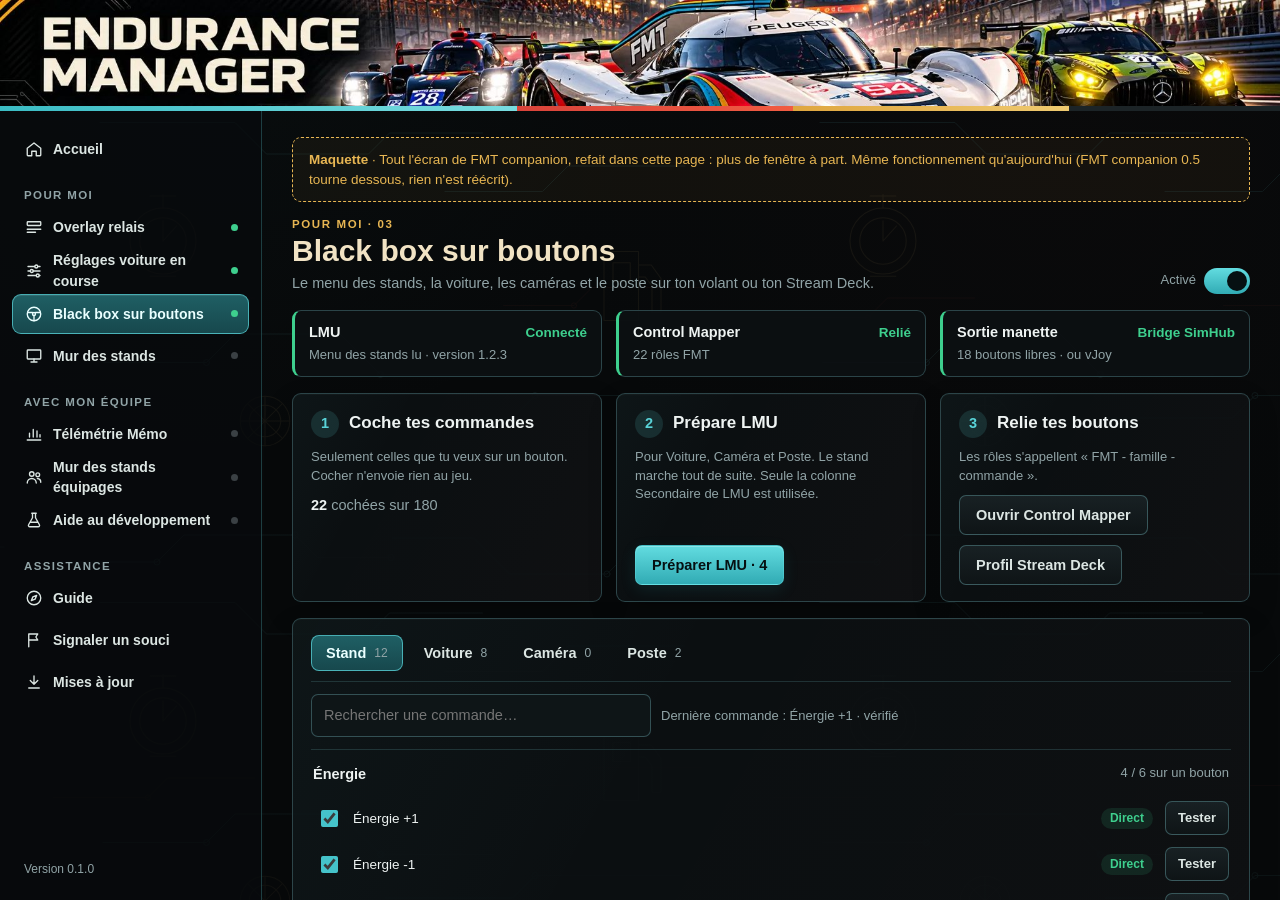
<file: maquettes/black-box-boutons/index.html>
<!doctype html>
<html lang="fr"><head><meta charset="utf-8"><meta name="viewport" content="width=device-width, initial-scale=1">
<title>Black box sur boutons</title>
<!-- Maquette 23/11/2026 : la page « Black box sur boutons » du plugin, avec tout l'écran de FMT companion 0.5 dedans
     (commandes à cocher, Préparer LMU, Control Mapper, Stream Deck, Tester). Même charte que src/ecran/index.html. -->
<style>
:root{
  --bg:#07090a;--panel:rgba(12,17,19,.92);--panel2:rgba(18,25,28,.88);--line:rgba(73,118,123,.52);--line2:rgba(76,129,134,.30);
  --text:#eef3f2;--cream:#f1e3c4;--muted:#91a4a7;--accent:#59d3d8;--ok:#3ecf8e;--warn:#e7b653;--danger:#e4483d;--danger-text:#ff8b82;
  color-scheme:dark;
}
*{box-sizing:border-box}
html,body{margin:0;height:100%}
body{font:14.5px/1.45 Arial,Helvetica,sans-serif;color:var(--text);background-color:var(--bg);
  background-image:linear-gradient(rgba(7,9,10,.80),rgba(7,9,10,.88)),url("../../src/ecran/tech-pattern.svg"),radial-gradient(circle at 18% 4%,rgba(84,205,211,.10),transparent 26rem),radial-gradient(circle at 82% 18%,rgba(228,72,61,.07),transparent 30rem);
  background-size:auto,720px 480px,auto,auto;background-position:center,40px 10px,center,center;display:flex;flex-direction:column;overflow:hidden}
h1,h2,h3,p{margin:0}
button,input,textarea{font:inherit;color:inherit}
/* The site's banner as a thin band, its title always whole: the picture keeps its proportions (cropped to the
   title's height, bandeau.jpg), left-aligned when the window is narrow, centred with a blurred fill when wide. */
.banner{position:relative;flex:none;height:clamp(56px,8.3vw,120px);overflow:hidden;background:#070a0c}
.banner::before{content:"";position:absolute;inset:-20px;background:url("../../src/ecran/bandeau.jpg") center/cover;filter:blur(16px) brightness(.5)}
.banner i{position:absolute;top:0;bottom:0;left:max(0px,calc(50% - 6.03 * clamp(56px,8.3vw,120px)));aspect-ratio:2048/170;background:url("../../src/ecran/bandeau.jpg") center/cover}
.stripes{height:5px;flex:none;display:grid;grid-template-columns:1.35fr .72fr .72fr .55fr}
.stripes i:nth-child(1){background:linear-gradient(90deg,#3bbcc4,#78dce0)}.stripes i:nth-child(2){background:linear-gradient(90deg,#d9433a,#f05b42)}
.stripes i:nth-child(3){background:linear-gradient(90deg,#dfa63e,#efca70)}.stripes i:nth-child(4){background:#1c2427}
.shell{flex:1;display:flex;min-height:0}
nav{flex:none;width:262px;padding:18px 12px;display:flex;flex-direction:column;overflow-y:auto;border-right:1px solid rgba(92,211,216,.26);background:rgba(7,11,13,.72)}
.nv{display:flex;align-items:center;gap:10px;width:100%;min-height:40px;padding:0 10px 0 12px;margin-bottom:2px;border-radius:9px;border:1px solid transparent;background:transparent;color:#dce6e3;font-weight:700;font-size:14px;cursor:pointer;text-align:left;position:relative}
.nv:hover{background:rgba(25,37,40,.8)}
.nv[aria-current="page"]{background:linear-gradient(180deg,#1f5f64,#17484d);border-color:rgba(91,213,218,.72);color:#eaffff;box-shadow:inset 0 1px rgba(255,255,255,.09)}
.nv svg{flex:none}.nv .lb{flex:1}
.dot{width:7px;height:7px;border-radius:50%;flex:none;background:#3a4044}.dot.on{background:var(--ok)}
.grp{font:700 11.5px Arial,sans-serif;letter-spacing:.12em;text-transform:uppercase;color:var(--muted);padding:18px 12px 6px}
.sep{display:none;height:1px;background:var(--line);margin:10px 8px}
.ver{margin-top:auto;padding:18px 12px 4px;font-size:12px;color:var(--muted)}
main{flex:1;min-width:0;overflow-y:auto;padding:26px 30px 40px}
.page{display:flex;flex-direction:column;gap:16px;max-width:1180px}
.head{display:flex;align-items:flex-end;gap:16px;flex-wrap:wrap}
.head>div:first-child{flex:1;min-width:240px}
.eb{font:700 11.5px Arial,sans-serif;letter-spacing:.14em;text-transform:uppercase;color:var(--warn)}
h1{font-size:30px;line-height:1.15;margin-top:4px;color:var(--cream)}
.lead{color:var(--muted);margin-top:4px}
.cap{font:700 11.5px Arial,sans-serif;letter-spacing:.12em;text-transform:uppercase;color:var(--muted)}
.sec{font-size:19px;padding-bottom:8px;margin-bottom:12px;border-bottom:1px solid rgba(76,129,134,.42)}
.mut{color:var(--muted)}.small{font-size:13px}
.card{background-color:var(--panel);background-image:linear-gradient(118deg,rgba(89,211,216,.03),transparent 30%,rgba(228,72,61,.02));border:1px solid var(--line);border-radius:9px;padding:16px 18px;min-width:0;box-shadow:0 12px 30px rgba(0,0,0,.16),inset 0 1px rgba(255,255,255,.025)}
.card h2{font-size:17px}
.stack{display:flex;flex-direction:column;gap:12px}
.grid{display:grid;gap:14px}
.g3{grid-template-columns:repeat(3,minmax(0,1fr))}.g4{grid-template-columns:repeat(4,minmax(0,1fr))}
.duo{grid-template-columns:minmax(0,1.35fr) minmax(0,1fr)}.two{grid-template-columns:repeat(2,minmax(0,1fr))}
.btn{font-weight:700;font-size:14.5px;min-height:40px;padding:0 16px;border-radius:7px;border:1px solid rgba(71,111,116,.72);background:linear-gradient(180deg,rgba(25,34,37,.96),rgba(15,21,23,.96));color:#dce6e3;cursor:pointer;display:inline-flex;align-items:center;justify-content:center;gap:8px}
.btn:hover{border-color:rgba(89,207,212,.62);background:#192528}
.btn.p{border-color:rgba(111,226,229,.32);background:linear-gradient(180deg,#62dce0 0%,#31abb4 100%);color:#061012;box-shadow:inset 0 1px rgba(255,255,255,.26),0 5px 16px rgba(42,170,179,.12)}
.btn.p:hover{filter:brightness(1.08)}
.btn.s{min-height:34px;padding:0 12px;font-size:13px}
.btn:disabled{opacity:.5;cursor:default}
.link{background:none;border:0;padding:0;color:var(--accent);text-decoration:underline;cursor:pointer}
.btns{display:flex;gap:10px;flex-wrap:wrap}
:focus-visible{outline:2px solid var(--accent);outline-offset:2px}
.q{width:22px;height:22px;border-radius:50%;border:1px solid rgba(71,111,116,.72);background:#121a1d;color:var(--muted);font-weight:700;font-size:12px;cursor:pointer;display:inline-grid;place-items:center;padding:0;flex:none}
.q:hover,.q[aria-expanded="true"]{color:var(--accent);border-color:var(--accent)}
.tipw{position:relative;display:inline-flex;align-items:center;gap:8px}
.tip{position:absolute;z-index:20;top:30px;left:-10px;width:min(320px,80vw);background:#0e1a1c;border:1px solid rgba(91,213,218,.72);border-radius:8px;padding:12px 14px;font-size:13px;line-height:1.5;color:var(--text);box-shadow:0 14px 34px rgba(0,0,0,.6);font-weight:400}
.tip.r{left:auto;right:-10px}
.sw{width:46px;height:26px;border-radius:999px;border:0;padding:3px;cursor:pointer;display:flex;align-items:center;flex:none;background:#1c2629;justify-content:flex-start}
.sw span{width:20px;height:20px;border-radius:50%;display:block;background:var(--muted)}
.sw[aria-checked="true"]{background:linear-gradient(180deg,#62dce0,#31abb4);justify-content:flex-end}
.sw[aria-checked="true"] span{background:#061012}
.swl{font-size:13px;color:var(--muted)}
.row{display:flex;align-items:center;gap:14px;padding:13px 0;border-top:1px solid var(--line2)}
.row:first-of-type{border-top:0}
.row .t{flex:1;min-width:0}
.pill{font-weight:700;font-size:12px;border-radius:999px;padding:2px 9px;white-space:nowrap;background:rgba(255,255,255,.06);color:var(--muted)}
.pill.team{color:var(--accent);background:rgba(89,211,216,.10)}
.pill.on{color:var(--ok);background:rgba(62,207,142,.12)}
.state{background-color:var(--panel);border:1px solid var(--line);border-left:3px solid var(--muted);border-radius:9px;padding:11px 14px;display:flex;flex-direction:column;gap:3px;min-width:0}
.state .top{display:flex;align-items:baseline;justify-content:space-between;gap:10px}
.state .sub{font-size:13px;color:var(--muted)}
.state .btn{align-self:flex-start;margin-top:6px}
.state.ok{border-left-color:var(--ok)}.state.wait{border-left-color:var(--warn)}.state.bad{border-left-color:var(--danger)}

.st{font-weight:700;font-size:13.5px;white-space:nowrap}.st.ok{color:var(--ok)}.st.wait{color:var(--warn)}.st.bad{color:var(--danger-text)}.st.idle{color:var(--muted)}
.kv{display:flex;justify-content:space-between;gap:10px;padding:6px 0;border-top:1px solid var(--line2);font-size:14px}
.kv span{color:var(--muted)}.kv b{text-align:right}
.tile{background-color:var(--panel);border:1px solid var(--line);border-radius:9px;padding:13px 15px;text-align:left;cursor:pointer;display:flex;flex-direction:column;gap:5px;min-width:0}
.tile:hover{border-color:rgba(90,205,211,.62);background-color:rgba(15,22,24,.96)}
.tile .top{display:flex;align-items:center;gap:8px;width:100%}.tile .top b{flex:1;min-width:0}
.met{display:grid;grid-template-columns:repeat(3,minmax(0,1fr));gap:6px}
.met div{background:var(--panel2);border:1px solid rgba(255,255,255,.04);border-radius:7px;padding:6px 9px;min-width:0}
.met small{display:block;font-size:12px;color:var(--muted)}.met b{font-size:15px;font-variant-numeric:tabular-nums}
.prof.on{border-color:var(--accent);box-shadow:0 0 0 1px var(--accent) inset}
.prof input{width:100%;background:transparent;border:1px solid transparent;border-radius:6px;padding:2px 6px;margin-left:-6px;font-weight:700;font-size:18px;color:var(--text)}
.prof input:hover,.prof input:focus{border-color:rgba(66,103,108,.72);background:rgba(15,22,24,.96)}
details summary{cursor:pointer;font-size:13px;color:var(--muted);margin-top:10px}
details label{display:flex;gap:8px;align-items:center;font-size:13.5px;padding:2px 0}
.field{width:100%;background:rgba(15,22,24,.96);border:1px solid rgba(66,103,108,.72);border-radius:7px;padding:10px 12px;color:var(--text)}
.field:focus{border-color:var(--accent);outline:none;box-shadow:0 0 0 2px rgba(89,211,216,.09)}
.addr{display:flex;align-items:center;gap:10px;background:rgba(15,22,24,.96);border:1px solid rgba(66,103,108,.72);border-radius:7px;padding:6px 6px 6px 12px}
.addr b{flex:1;color:var(--accent);font-size:16px;word-break:break-all}
.pop{width:320px;max-width:100%;background:#0c1113;border:2px solid var(--accent);border-radius:12px;padding:14px 16px;box-shadow:0 0 22px rgba(0,0,0,.7);flex:none}
.pop .l{display:grid;grid-template-columns:1fr auto auto;font-size:15px}.pop .l i{font-style:normal;color:#5f6a6e;padding-right:6px}.pop .l b{color:var(--accent);text-align:right}
.note{color:var(--warn);font-size:13.5px}
.stepper{display:flex;align-items:center;gap:12px;flex-wrap:wrap}
.stepper .n{font-size:34px;font-weight:700;min-width:56px;text-align:center;font-variant-numeric:tabular-nums}
.toast{position:fixed;left:50%;bottom:18px;transform:translateX(-50%);max-width:min(560px,90vw);background:#0e1a1c;border:1px solid rgba(91,213,218,.72);border-radius:8px;padding:10px 14px;box-shadow:0 14px 34px rgba(0,0,0,.6);z-index:60}
.toast.bad{border-color:var(--danger)}
.shade{position:fixed;inset:0;background:rgba(3,5,6,.78);display:grid;place-items:center;z-index:50;padding:16px}
.dialog{width:min(640px,100%);max-height:100%;overflow-y:auto;background:#0c1113;border:1px solid rgba(73,118,123,.62);border-radius:10px;padding:24px 26px;display:flex;flex-direction:column;gap:16px;box-shadow:0 30px 80px rgba(0,0,0,.7)}
.steps{display:flex;gap:6px}.steps div{flex:1;display:flex;flex-direction:column;gap:6px;font-weight:700;font-size:11.5px;color:var(--muted)}
.steps i{height:4px;border-radius:2px;background:#29454a}.steps .done i{background:var(--accent)}.steps .now{color:var(--text)}
.gm{display:flex;align-items:center;gap:12px;padding:6px 0}.gm>span{flex:1}
.foot{display:flex;align-items:center;gap:10px;border-top:1px solid var(--line2);padding-top:14px}
.ghost{background:transparent!important;border-color:transparent!important;color:var(--muted)!important}
.empty{color:var(--muted);text-align:center;padding:30px}
/* The small update window (UpdateWindow.cs, ?fenetre=maj or installee): no banner, no menu. */
body.win .banner,body.win nav{display:none}
body.win main{padding:22px 26px 20px}
.wbox{display:flex;flex-direction:column;gap:16px;min-height:100%}
.wbox h1{font-size:26px;line-height:1.2;color:var(--cream);margin-top:6px}
.chg{display:flex;align-items:center;gap:12px;padding:11px 14px}
.chg b{color:var(--cream)}
.tag{font-size:11px;font-weight:700;padding:2px 7px;border-radius:6px;margin-right:6px;white-space:nowrap}
.tag.nouveau{background:rgba(89,211,216,.14);color:var(--accent)}.tag.mieux{background:rgba(231,182,83,.14);color:var(--warn)}.tag.corrige{background:rgba(238,243,242,.10);color:var(--text)}
.where{font-size:12.5px;color:var(--muted);margin-top:3px}
@media (max-width:1100px){.g4{grid-template-columns:repeat(2,minmax(0,1fr))}.duo{grid-template-columns:minmax(0,1fr)}}
@media (max-width:900px){
  nav{width:64px;padding:14px 8px}
  nav .lb,nav .grp,nav .ver{display:none}
  nav .sep{display:block}
  .nv{justify-content:center;padding:0}
  .nv .dot{position:absolute;top:8px;right:10px}
  main{padding:20px 18px 30px}
  .g3,.two{grid-template-columns:minmax(0,1fr)}
}

.pill.warn{color:var(--warn);background:rgba(231,182,83,.13)}
.tabs{display:flex;gap:6px;flex-wrap:wrap;border-bottom:1px solid var(--line2);padding-bottom:10px}
.tab{min-height:36px;padding:0 14px;border-radius:8px;border:1px solid transparent;background:transparent;color:#dce6e3;font-weight:700;cursor:pointer;display:inline-flex;gap:8px;align-items:center}
.tab[aria-selected="true"]{background:linear-gradient(180deg,#1f5f64,#17484d);border-color:rgba(91,213,218,.72);color:#eaffff}
.tab small{font-weight:400;color:var(--muted)}
.grpc{border-top:1px solid var(--line2);padding:4px 0}
.grpc summary{display:flex;justify-content:space-between;gap:10px;padding:10px 2px;color:var(--text);font-size:14.5px;margin:0}
.cmd{display:flex;align-items:center;gap:12px;padding:6px 2px 6px 6px;border-radius:7px}
.cmd:hover{background:rgba(25,37,40,.6)}
.cmd .t{flex:1;min-width:0}
.cmd input{width:17px;height:17px;accent-color:#45c3ca;flex:none}
.step{display:flex;flex-direction:column;gap:10px}
.step .num{width:28px;height:28px;border-radius:50%;display:grid;place-items:center;font-weight:700;background:rgba(89,211,216,.14);color:var(--accent);flex:none}
.step .top{display:flex;gap:10px;align-items:center}
.step .btns{margin-top:auto}
.toolbar{display:flex;gap:10px;align-items:center;flex-wrap:wrap}
.toolbar .field{flex:1;min-width:200px;max-width:340px}
.annot{border:1px dashed var(--warn);border-radius:9px;padding:12px 16px;color:var(--warn);font-size:13.5px;background:rgba(231,182,83,.05)}
</style></head>
<body>
<div class="banner" role="img" aria-label="Endurance Manager"><i></i></div>
<div class="stripes" aria-hidden="true"><i></i><i></i><i></i><i></i></div>
<div class="shell"><nav aria-label="Menu du plugin"><button class="nv" type="button"><svg width="18" height="18" viewBox="0 0 24 24" fill="none" stroke="currentColor" stroke-width="1.8" stroke-linecap="round" stroke-linejoin="round" aria-hidden="true"><path d="M3 11l9-7 9 7v9a1 1 0 0 1-1 1h-5v-6H9v6H4a1 1 0 0 1-1-1z"/></svg><span class="lb">Accueil</span></button><div class="grp">Pour moi</div><button class="nv" type="button"><svg width="18" height="18" viewBox="0 0 24 24" fill="none" stroke="currentColor" stroke-width="1.8" stroke-linecap="round" stroke-linejoin="round" aria-hidden="true"><rect x="3" y="5" width="18" height="5" rx="1"/><path d="M3 15h18M3 19h11"/></svg><span class="lb">Overlay relais</span><span class="dot on"></span></button><button class="nv" type="button"><svg width="18" height="18" viewBox="0 0 24 24" fill="none" stroke="currentColor" stroke-width="1.8" stroke-linecap="round" stroke-linejoin="round" aria-hidden="true"><path d="M4 6h9M17 6h3M4 12h3M11 12h9M4 18h11M19 18h1"/><circle cx="15" cy="6" r="2"/><circle cx="9" cy="12" r="2"/><circle cx="17" cy="18" r="2"/></svg><span class="lb">Réglages voiture en course</span><span class="dot on"></span></button><button class="nv" type="button" aria-current="page"><svg width="18" height="18" viewBox="0 0 24 24" fill="none" stroke="currentColor" stroke-width="1.8" stroke-linecap="round" stroke-linejoin="round" aria-hidden="true"><circle cx="12" cy="12" r="9"/><circle cx="12" cy="12" r="2"/><path d="M3.5 10h6.5M14 10h6.5M12 14v7"/></svg><span class="lb">Black box sur boutons</span><span class="dot on"></span></button><button class="nv" type="button"><svg width="18" height="18" viewBox="0 0 24 24" fill="none" stroke="currentColor" stroke-width="1.8" stroke-linecap="round" stroke-linejoin="round" aria-hidden="true"><rect x="3" y="4" width="18" height="12" rx="1"/><path d="M8 20h8M12 16v4"/></svg><span class="lb">Mur des stands</span><span class="dot"></span></button><div class="grp">Avec mon équipe</div><button class="nv" type="button"><svg width="18" height="18" viewBox="0 0 24 24" fill="none" stroke="currentColor" stroke-width="1.8" stroke-linecap="round" stroke-linejoin="round" aria-hidden="true"><path d="M3 20h18M6 16v-5M11 16V6M16 16v-8M20 16v-3"/></svg><span class="lb">Télémétrie Mémo</span><span class="dot"></span></button><button class="nv" type="button"><svg width="18" height="18" viewBox="0 0 24 24" fill="none" stroke="currentColor" stroke-width="1.8" stroke-linecap="round" stroke-linejoin="round" aria-hidden="true"><circle cx="9" cy="8" r="3"/><path d="M3 20c0-3.3 2.7-6 6-6s6 2.7 6 6"/><circle cx="17" cy="9" r="2.5"/><path d="M16.5 14c2.5.2 4.5 2.3 4.5 5"/></svg><span class="lb">Mur des stands équipages</span><span class="dot"></span></button><button class="nv" type="button"><svg width="18" height="18" viewBox="0 0 24 24" fill="none" stroke="currentColor" stroke-width="1.8" stroke-linecap="round" stroke-linejoin="round" aria-hidden="true"><path d="M9 3h6M10 3v6l-5.2 9.3A1.8 1.8 0 0 0 6.4 21h11.2a1.8 1.8 0 0 0 1.6-2.7L14 9V3M7.5 15h9"/></svg><span class="lb">Aide au développement</span><span class="dot"></span></button><div class="grp">Assistance</div><button class="nv" type="button"><svg width="18" height="18" viewBox="0 0 24 24" fill="none" stroke="currentColor" stroke-width="1.8" stroke-linecap="round" stroke-linejoin="round" aria-hidden="true"><circle cx="12" cy="12" r="9"/><path d="M15.5 8.5l-2 5-5 2 2-5z"/></svg><span class="lb">Guide</span></button><button class="nv" type="button"><svg width="18" height="18" viewBox="0 0 24 24" fill="none" stroke="currentColor" stroke-width="1.8" stroke-linecap="round" stroke-linejoin="round" aria-hidden="true"><path d="M5 21V4M5 4h12l-2.5 4L17 12H5"/></svg><span class="lb">Signaler un souci</span></button><button class="nv" type="button"><svg width="18" height="18" viewBox="0 0 24 24" fill="none" stroke="currentColor" stroke-width="1.8" stroke-linecap="round" stroke-linejoin="round" aria-hidden="true"><path d="M12 4v11M7 10l5 5 5-5M5 20h14"/></svg><span class="lb">Mises à jour</span></button><div class="ver">Version 0.1.0</div></nav><main>
<div class="page">
  <div class="annot"><b>Maquette</b> · Tout l'écran de FMT companion, refait dans cette page : plus de fenêtre à part. Même fonctionnement qu'aujourd'hui (FMT companion 0.5 tourne dessous, rien n'est réécrit).</div>
  <div class="head"><div><div class="eb">Pour moi · 03</div><h1>Black box sur boutons</h1>
    <p class="lead">Le menu des stands, la voiture, les caméras et le poste sur ton volant ou ton Stream Deck.</p></div>
    <div class="tipw"><span class="swl">Activé</span><button class="sw" role="switch" aria-checked="true"><span></span></button></div></div>

  <div class="grid g3">
    <div class="state ok"><div class="top"><b>LMU</b><span class="st ok">Connecté</span></div><div class="sub">Menu des stands lu · version 1.2.3</div></div>
    <div class="state ok"><div class="top"><b>Control Mapper</b><span class="st ok">Relié</span></div><div class="sub">22 rôles FMT</div></div>
    <div class="state ok"><div class="top"><b>Sortie manette</b><span class="st ok">Bridge SimHub</span></div><div class="sub">18 boutons libres · ou vJoy</div></div>
  </div>

  <div class="grid g3">
    <section class="card step"><div class="top"><span class="num">1</span><h2>Coche tes commandes</h2></div>
      <p class="mut small">Seulement celles que tu veux sur un bouton. Cocher n'envoie rien au jeu.</p>
      <p><b>22</b> <span class="mut">cochées sur 180</span></p></section>
    <section class="card step"><div class="top"><span class="num">2</span><h2>Prépare LMU</h2></div>
      <p class="mut small">Pour Voiture, Caméra et Poste. Le stand marche tout de suite. Seule la colonne Secondaire de LMU est utilisée.</p>
      <div class="btns"><button class="btn p" type="button">Préparer LMU · 4</button></div></section>
    <section class="card step"><div class="top"><span class="num">3</span><h2>Relie tes boutons</h2></div>
      <p class="mut small">Les rôles s'appellent « FMT - famille - commande ».</p>
      <div class="btns"><button class="btn" type="button">Ouvrir Control Mapper</button><button class="btn" type="button">Profil Stream Deck</button></div></section>
  </div>

  <section class="card stack">
    <div class="tabs" role="tablist">
      <button class="tab" role="tab" aria-selected="true">Stand <small>12</small></button>
      <button class="tab" role="tab">Voiture <small>8</small></button>
      <button class="tab" role="tab">Caméra <small>0</small></button>
      <button class="tab" role="tab">Poste <small>2</small></button>
    </div>
    <div class="toolbar"><input class="field" placeholder="Rechercher une commande…"><span class="mut small">Dernière commande : Énergie +1 · vérifié</span></div>
    <div><details class="grpc" open><summary><b>Énergie</b><span class="mut small">4 / 6 sur un bouton</span></summary><label class="cmd"><input type="checkbox" checked><span class="t">Énergie +1</span><span class="pill on">Direct</span><button type="button" class="btn s">Tester</button></label><label class="cmd"><input type="checkbox" checked><span class="t">Énergie -1</span><span class="pill on">Direct</span><button type="button" class="btn s">Tester</button></label><label class="cmd"><input type="checkbox" checked><span class="t">Énergie +10</span><span class="pill on">Direct</span><button type="button" class="btn s">Tester</button></label><label class="cmd"><input type="checkbox" checked><span class="t">Énergie -10</span><span class="pill on">Direct</span><button type="button" class="btn s">Tester</button></label><label class="cmd"><input type="checkbox"><span class="t">Énergie minimum</span><span class="pill">Pas sur un bouton</span><button type="button" class="btn s">Tester</button></label><label class="cmd"><input type="checkbox"><span class="t">Énergie maximum</span><span class="pill">Pas sur un bouton</span><button type="button" class="btn s">Tester</button></label></details><details class="grpc" open><summary><b>Pneus</b><span class="mut small">3 / 4 sur un bouton</span></summary><label class="cmd"><input type="checkbox" checked><span class="t">Pneus 4 roues gomme suivante en boucle</span><span class="pill on">Direct</span><button type="button" class="btn s">Tester</button></label><label class="cmd"><input type="checkbox" checked><span class="t">Pneus 4 roues même gomme neuve</span><span class="pill on">Direct</span><button type="button" class="btn s">Tester</button></label><label class="cmd"><input type="checkbox" checked><span class="t">Pneus 4 roues aucun changement</span><span class="pill on">Direct</span><button type="button" class="btn s">Tester</button></label><label class="cmd"><input type="checkbox"><span class="t">Pluie neufs</span><span class="pill">Pas sur un bouton</span><button type="button" class="btn s">Tester</button></label></details><details class="grpc"><summary><b>Réparations et freins</b><span class="mut small">1 / 2 sur un bouton</span></summary><label class="cmd"><input type="checkbox" checked><span class="t">Réparations choix suivant en boucle</span><span class="pill on">Direct</span><button type="button" class="btn s">Tester</button></label><label class="cmd"><input type="checkbox"><span class="t">Freins changer ou garder</span><span class="pill">Pas sur un bouton</span><button type="button" class="btn s">Tester</button></label></details><details class="grpc"><summary><b>Pilote et Stop & Go</b><span class="mut small">2 / 2 sur un bouton</span></summary><label class="cmd"><input type="checkbox" checked><span class="t">Pilote suivant en boucle</span><span class="pill on">Direct</span><button type="button" class="btn s">Tester</button></label><label class="cmd"><input type="checkbox" checked><span class="t">Stop & Go effectuer ou reporter</span><span class="pill on">Direct</span><button type="button" class="btn s">Tester</button></label></details><details class="grpc"><summary><b>Pressions</b><span class="mut small">4 roues ou roue par roue</span></summary></details><details class="grpc"><summary><b>Aéro et refroidissement</b><span class="mut small">aileron, calandre, écopes</span></summary></details></div>
  </section>

  <section class="card stack">
    <div class="tabs"><button class="tab" aria-selected="true">Voiture <small>8</small></button><span class="mut small" style="align-self:center">(même liste, onglet Voiture : l'état « Prêt · B3 » = bouton relié dans LMU)</span></div>
    <div><details class="grpc" open><summary><b>Électronique</b><span class="mut small">6 / 6 sur un bouton</span></summary><label class="cmd"><input type="checkbox" checked><span class="t">TC +</span><span class="pill on">Prêt · B3</span><button type="button" class="btn s">Tester</button></label><label class="cmd"><input type="checkbox" checked><span class="t">TC −</span><span class="pill on">Prêt · B4</span><button type="button" class="btn s">Tester</button></label><label class="cmd"><input type="checkbox" checked><span class="t">ABS +</span><span class="pill on">Prêt · B5</span><button type="button" class="btn s">Tester</button></label><label class="cmd"><input type="checkbox" checked><span class="t">ABS −</span><span class="pill on">Prêt · B6</span><button type="button" class="btn s">Tester</button></label><label class="cmd"><input type="checkbox" checked><span class="t">Carto moteur suivante</span><span class="pill warn">À préparer</span><button type="button" class="btn s">Tester</button></label><label class="cmd"><input type="checkbox" checked><span class="t">Carto moteur précédente</span><span class="pill warn">À préparer</span><button type="button" class="btn s">Tester</button></label></details><details class="grpc" open><summary><b>Freinage</b><span class="mut small">4 / 4 sur un bouton</span></summary><label class="cmd"><input type="checkbox" checked><span class="t">Répartition vers l'avant</span><span class="pill on">Prêt · B7</span><button type="button" class="btn s">Tester</button></label><label class="cmd"><input type="checkbox" checked><span class="t">Répartition vers l'arrière</span><span class="pill on">Prêt · B8</span><button type="button" class="btn s">Tester</button></label><label class="cmd"><input type="checkbox" checked><span class="t">Migration vers l'avant</span><span class="pill warn">À préparer</span><button type="button" class="btn s">Tester</button></label><label class="cmd"><input type="checkbox" checked><span class="t">Migration vers l'arrière</span><span class="pill warn">À préparer</span><button type="button" class="btn s">Tester</button></label></details></div>
  </section>

  <details class="card"><summary style="margin:0">Plus</summary>
    <div class="btns" style="margin-top:12px"><button class="btn" type="button">Annuler ce que FMT a ajouté dans LMU</button><button class="btn" type="button">Sauvegarder mes contrôles LMU</button><button class="btn" type="button">Tester au garage</button></div>
    <p class="mut small" style="margin-top:8px">« Tester au garage » sert quand LMU change de version : le menu des stands reste en lecture seule jusqu'à la vérification.</p>
  </details>
</div></main></div>
</body></html>
</file>
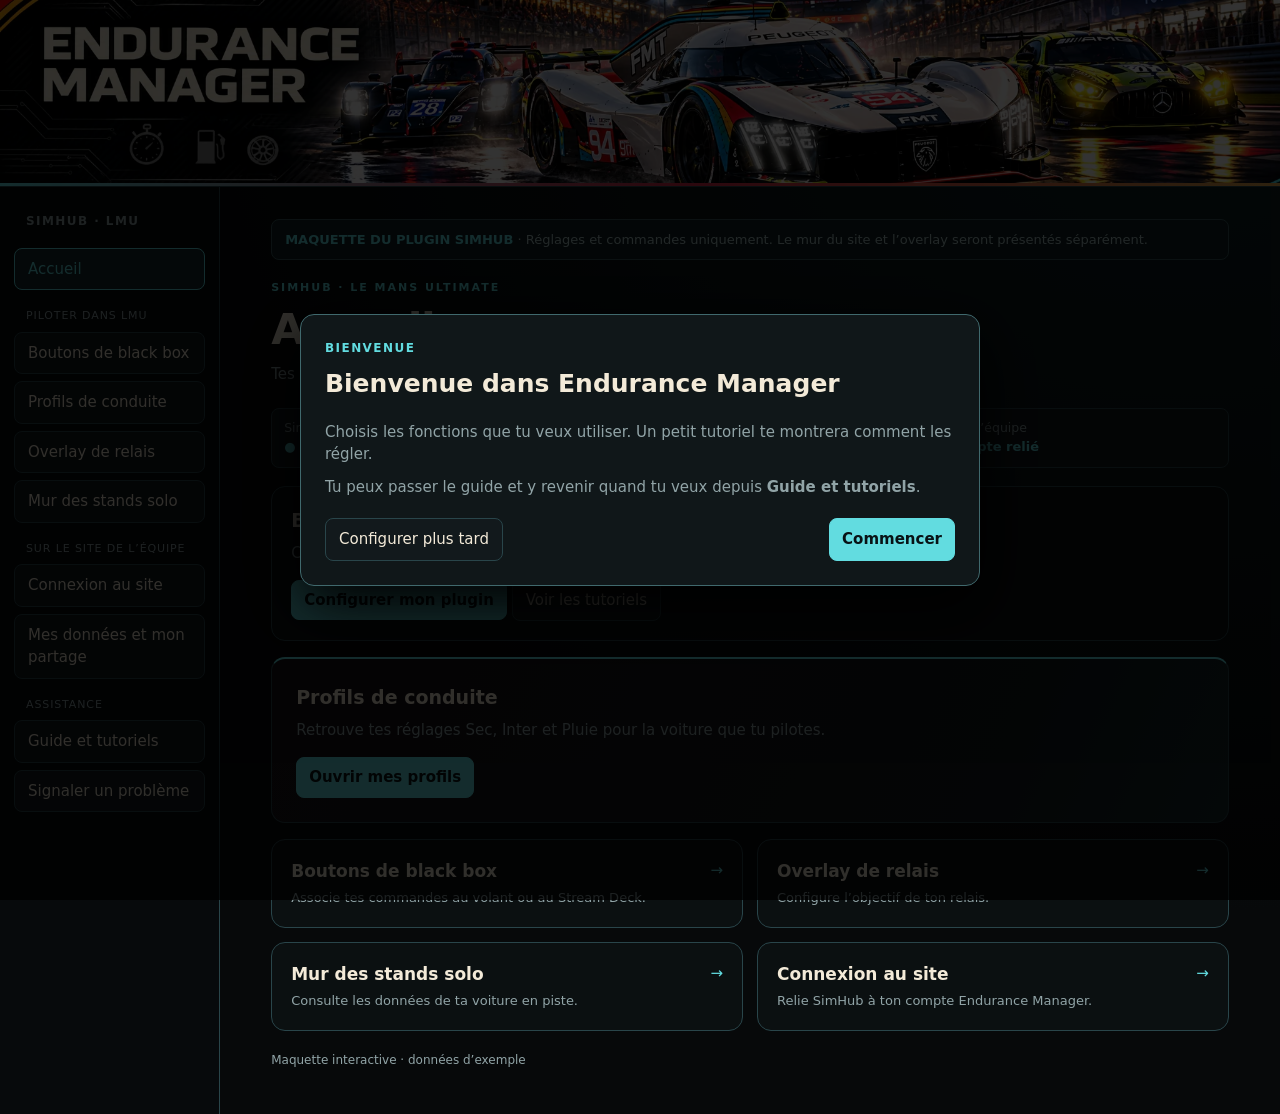
<file: maquettes/maquette-plugin.html>
<!doctype html>
<html lang="fr">
<meta charset="utf-8">
<meta name="viewport" content="width=device-width,initial-scale=1">
<title>Endurance Manager · Maquette SimHub</title>
<style>
:root{color-scheme:dark;--bg:#07090a;--panel:rgba(12,16,18,.94);--panel2:#12191c;--border:#29454a;--text:#f3ead8;--muted:#91a4a7;--accent:#62dce0}
*{box-sizing:border-box}body{margin:0;background:radial-gradient(ellipse at 92% 0%,#102527,transparent 58%),var(--bg);color:var(--text);font:15px/1.5 "Segoe UI",system-ui,sans-serif}
.hero{background:#070a0c;border-bottom:1px solid var(--border)}.hero img{width:100%;aspect-ratio:7/1;min-height:86px;object-fit:cover;display:block}
.stripe{height:3px;background:linear-gradient(90deg,#62dce0,#d82845 54%,#e3a84a)}
.shell{display:grid;grid-template-columns:220px 1fr;max-width:1560px;margin:auto;min-height:calc(100vh - 12vw)}
aside{border-right:1px solid var(--border);padding:25px 14px;background:rgba(8,12,14,.65)}aside strong{display:block;padding:0 12px 18px;font-size:12px;letter-spacing:.12em;color:var(--muted)}
button,select{font:inherit}button{cursor:pointer}nav button{display:block;width:100%;text-align:left;margin-bottom:7px}.nav,button.secondary,select{color:var(--text);background:var(--panel2);border:1px solid var(--border);border-radius:8px;padding:9px 13px}.nav[aria-current=page]{color:var(--accent);background:#142b2e;border-color:var(--accent)}button:hover{filter:brightness(1.2)}button:focus-visible,select:focus-visible{outline:2px solid var(--accent);outline-offset:3px}
main{min-width:0;padding:32px clamp(18px,4vw,57px) 45px}.eyebrow{font-size:11px;font-weight:800;letter-spacing:.18em;color:var(--accent);text-transform:uppercase;margin-bottom:8px}h1,h2,p{margin:0}h1{font-size:clamp(28px,4vw,43px);letter-spacing:-.035em;line-height:1.12}h2{font-size:19px}p,.muted{color:var(--muted)}.lead{margin:10px 0 22px}.status{font-size:12px;color:var(--accent);border:1px solid var(--border);border-radius:20px;padding:4px 10px;white-space:nowrap}.heading{display:flex;justify-content:space-between;align-items:start;gap:10px}
.card,.tile{background:var(--panel);border:1px solid var(--border);border-radius:14px;padding:19px}.feature{background:linear-gradient(115deg,#171116 0%,var(--panel2) 75%,#142729);border-top:2px solid var(--accent);margin-bottom:16px;padding:24px}.feature p{margin:7px 0 16px}.grid{display:grid;grid-template-columns:repeat(2,minmax(0,1fr));gap:14px}.tile{color:inherit;text-align:left;display:flex;justify-content:space-between;gap:14px}.tile b{font-size:17px}.tile span:last-child{color:var(--accent)}.tile small{display:block;color:var(--muted);margin-top:4px;font-size:13px}
.primary{background:var(--accent);color:#081215;border:1px solid var(--accent);border-radius:8px;padding:8px 12px;font-weight:750}.profiles{grid-template-columns:repeat(3,minmax(0,1fr))}.metrics{display:grid;grid-template-columns:1fr 1fr;gap:7px;margin:15px 0}.metrics div{background:var(--panel2);padding:7px 10px;border-radius:7px}.metrics small{display:block;color:var(--muted)}.actions{display:flex;flex-wrap:wrap;gap:7px}.setup{margin:15px 0}.setup summary{cursor:pointer;color:var(--accent)}
.line{display:flex;align-items:center;gap:12px;justify-content:space-between;border-bottom:1px solid var(--border);padding:15px 0}.line:first-child{padding-top:0}.line:last-of-type{border-bottom:0}.line label{font-weight:700}.line small{display:block;color:var(--muted)}.stop-card{max-width:680px}.stop-card .actions{margin-top:15px}.result{padding-top:12px;color:var(--accent);min-height:35px}.note{font-size:12px;color:var(--muted);margin-top:20px}
.pit{border-top:1px solid var(--border);margin:14px 0;padding-top:12px}.pit h3{margin:0 0 8px;font-size:14px;color:var(--accent)}.pit label{display:block;margin-bottom:8px;color:var(--muted);font-size:13px}.pit select{display:block;width:100%;margin-top:3px}.pit-state{margin-bottom:16px}.pit-state .actions{margin-top:9px}
.nav-group{font-size:11px;text-transform:uppercase;letter-spacing:.08em;color:var(--muted);margin:18px 0 7px;padding-left:12px}.module-grid{display:grid;grid-template-columns:repeat(auto-fit,minmax(min(100%,265px),1fr));gap:14px}.module-grid .card>p{margin:7px 0 12px}.module-grid .card label{display:block;margin:8px 0}.module-grid .card .actions{margin-top:12px}input[type=checkbox],input[type=range]{accent-color:var(--accent)}input[type=number],textarea{background:var(--panel2);color:var(--text);border:1px solid var(--border);border-radius:8px;padding:8px;font:inherit}textarea{width:100%;resize:vertical}.sample{padding:11px 13px;border:1px solid var(--border);border-radius:8px;background:var(--panel2);margin:9px 0}.pit p{display:flex;justify-content:space-between;gap:8px}.pit b{color:var(--text)}
[hidden]{display:none!important}@media(max-width:870px){.profiles{grid-template-columns:1fr}.shell{grid-template-columns:160px 1fr}}@media(max-width:610px){.shell{display:block}aside{padding:10px;border-right:0}aside strong{display:none}nav{display:flex;gap:5px;flex-wrap:wrap}nav button{width:auto;margin:0}.grid{grid-template-columns:1fr}}
</style>
<style>#popup-pit{margin-top:8px}#popup-pit .popup-line,#popup-drive .popup-line{display:block}.popup-line b,.card .changed{color:var(--accent);font-weight:800}.popup-heading{display:block;font-weight:700;margin-bottom:2px}.metrics b:not(.changed),.pit b:not(.changed){font-weight:500}</style>
<style>
.profile-popup{position:fixed;z-index:5;width:min(360px,calc(100vw - 24px));border:1px solid var(--accent);border-radius:12px;background:#101719;box-shadow:0 12px 36px #0009;padding:14px 16px}.profile-popup strong{color:var(--accent)}.profile-popup p{margin:4px 0;color:var(--text)}.profile-popup small{color:var(--muted)}.profile-popup.preview{touch-action:none;cursor:move}.profile-popup .close{float:right;color:var(--text);border:0;background:none}
.pitwall{margin-top:18px;padding:18px;border:1px solid var(--border);border-radius:14px;background:#0b1113;color:var(--text);font-variant-numeric:tabular-nums}.pitwall header{display:flex;justify-content:space-between;align-items:center;gap:8px;flex-wrap:wrap}.pitwall .eyebrow{margin-bottom:3px}.pit-kpis{display:grid;grid-template-columns:repeat(auto-fit,minmax(95px,1fr));gap:8px;margin:15px 0}.pit-kpis div{padding:9px;border:1px solid var(--border);border-radius:8px}.pit-kpis small{display:block;color:var(--muted)}.pit-kpis b{font-size:21px}.pit-order{padding:12px;border-left:3px solid var(--accent);background:#142b2e;margin:12px 0}.pit-panels{display:grid;grid-template-columns:1.2fr 1fr;gap:14px}.pit-panels h3{margin:0 0 5px;font-size:14px}.pitwall table{width:100%;border-collapse:collapse;font-size:13px}.pitwall td{padding:7px 3px;border-bottom:1px solid var(--border)}.mine{color:var(--accent)}.pitwall.overlay-only{position:fixed;inset:12px;z-index:6;margin:0;overflow:auto}@media(max-width:650px){.pit-panels{grid-template-columns:1fr}}
</style>
<header class="hero"><img src="[data-uri]" alt="Endurance Manager · Bannière Le Mans Ultimate"><div class="stripe"></div></header>
<div class="shell">
<aside><strong>SIMHUB · LMU</strong><nav aria-label="Navigation de la maquette">
<button class="nav" data-go="home" aria-current="page">Accueil</button>
<div class="nav-group">Piloter dans LMU</div>
<button class="nav" data-go="blackbox">Boutons de black box</button>
<button class="nav" data-go="profiles">Profils de conduite</button>
<button class="nav" data-go="overlay">Overlay de relais</button>
<button class="nav" data-go="wall">Mur des stands solo</button>
<div class="nav-group">Sur le site de l’équipe</div>
<button class="nav" data-go="site">Connexion au site</button>
<button class="nav" data-go="share">Mes données et mon partage</button>
<div class="nav-group">Assistance</div>
<button class="nav" data-go="guide">Guide et tutoriels</button>
<button class="nav" data-go="support">Signaler un problème</button>
</nav></aside>
<main>
<div class="scope-note"><b>MAQUETTE DU PLUGIN SIMHUB</b> · Réglages et commandes uniquement. Le mur du site et l’overlay seront présentés séparément.</div>
<section id="home">
<div class="eyebrow">SimHub · Le Mans Ultimate</div><h1>Accueil</h1><p class="lead">Tes outils, réunis dans SimHub. <button class="info-tip" type="button" aria-label="Plus d’informations" data-info="Cette maquette utilise des données fictives. Aucun réglage de ton installation ne sera modifié.">?</button></p><div class="status-row"><div><small>SimHub</small><b>● Plugin actif</b></div><div><small>Le Mans Ultimate</small><b>● Au garage</b></div><div><small>Site de l’équipe</small><b>● Compte relié</b></div></div>
<article class="card setup-launch"><h2>Bienvenue dans Endurance Manager</h2><p>Configure les modules dont tu as besoin, avec des explications à chaque étape.</p><button class="primary" id="launch-guide">Configurer mon plugin</button> <button class="secondary" data-go="guide">Voir les tutoriels</button></article><article class="card feature"><h2>Profils de conduite</h2><p>Retrouve tes réglages Sec, Inter et Pluie pour la voiture que tu pilotes.</p><button class="primary" data-go="profiles">Ouvrir mes profils</button></article>
<div class="grid">
<button class="tile" data-go="blackbox"><span><b>Boutons de black box</b><small>Associe tes commandes au volant ou au Stream Deck.</small></span><span aria-hidden="true">→</span></button>
<button class="tile" data-go="overlay"><span><b>Overlay de relais</b><small>Configure l’objectif de ton relais.</small></span><span aria-hidden="true">→</span></button>
<button class="tile" data-go="wall"><span><b>Mur des stands solo</b><small>Consulte les données de ta voiture en piste.</small></span><span aria-hidden="true">→</span></button>
<button class="tile" data-go="site"><span><b>Connexion au site</b><small>Relie SimHub à ton compte Endurance Manager.</small></span><span aria-hidden="true">→</span></button>
</div></section>
<section id="profiles" hidden>
<div class="eyebrow">Pilotage</div><div class="heading"><h1>Profils de conduite</h1><span class="status">Peugeot 9X8 · Exemple</span></div>
<p class="lead">Enregistre et charge tes réglages. <button class="info-tip" type="button" aria-label="Plus d’informations" data-info="Règle la conduite, les pneus et l’aileron dans LMU, puis enregistre ton profil. Au chargement, la conduite change tout de suite et la black box reçoit les choix pour le prochain arrêt.">?</button></p>
<article class="card pit-state"><h2>Voiture et black box</h2><p id="current-car">En piste · Aileron P5 · Slicks</p><p id="next-stop">Prochain arrêt · Aucun changement programmé par un profil</p>
<div class="actions"><button class="secondary" id="simulate-stop" hidden>Simuler l’arrêt aux stands</button></div></article>
<div class="grid profiles" id="profile-cards"></div>
<div class="result" id="profile-status" role="status"></div>
<details class="card setup"><summary>Commandes et notifications</summary><p>Maintiens 2 secondes pour enregistrer. Deux appuis courts pour charger. Le second appui doit arriver dans les 5 secondes.</p><div class="actions"><button class="secondary" data-demo="Création des trois rôles dans Control Mapper">Créer les 3 rôles dans Control Mapper</button> <button class="secondary" id="move-popup">Placer le popup</button></div><p>Fais glisser l’aperçu à l’endroit voulu, ou déplace-le avec les flèches du clavier.</p></details>
</section>
<section id="blackbox" hidden><div class="eyebrow">Piloter dans LMU</div><h1>Boutons de black box</h1><p class="lead">Accède aux commandes de la voiture depuis ton volant ou ton Stream Deck.</p><div class="module-grid">
<article class="card"><h2>FMT Companion intégré <button class="info-tip" type="button" aria-label="Plus d’informations" data-info="Ses fonctions et commandes restent identiques. L’intégration de son interface dans le plugin est encore à étudier.">?</button></h2><p>Configure les commandes de ta black box.</p><label><input type="checkbox" checked> Activer le module</label><div class="sample">Interface FMT Companion à intégrer sans modifier son fonctionnement.</div></article>
<article class="card"><h2>Configuration</h2><p>Choisis tes commandes dans FMT Companion, clique sur « Préparer LMU », puis teste les boutons au garage.</p></article></div></section>
<section id="overlay" hidden><div class="eyebrow">Piloter dans LMU</div><h1>Overlay de relais</h1><p class="lead">Tes objectifs de relais. <button class="info-tip" type="button" aria-label="Plus d’informations" data-info="L’overlay compare tes tours à tes objectifs de rythme, d’énergie et d’usure.">?</button></p><div class="module-grid">
<article class="card"><h2>Objectif du relais</h2><label><input type="checkbox" checked> Afficher les données de relais en piste</label><label for="laps">Tours par relais · <output id="laps-value">12</output></label><input type="range" id="laps" min="1" max="60" value="12"></article>
<article class="card"><h2>Afficher l’overlay</h2><p>Ouvre Dash Studio et choisis Endurance Manager · Bandeau ou Colonne.</p><button class="primary" data-demo="Ouverture de Dash Studio">Ouvrir Dash Studio</button></article></div></section>
<section id="wall" hidden><div class="eyebrow">Piloter dans LMU</div><h1>Mur des stands solo</h1><p class="lead">Configure ton mur des stands. <button class="info-tip" type="button" aria-label="Plus d’informations" data-info="Le mur affiche la carte, le classement, l’énergie et les pneus sur un écran ou en overlay.">?</button></p><div class="module-grid">
<article class="card"><h2>Données en direct</h2><label><input type="checkbox" checked> Alimenter le tableau de bord solo</label><div class="sample">En attente d’une sortie en piste</div></article>
<article class="card"><h2>Overlay du mur des stands</h2><p>Active le module et ouvre-le depuis Dash Studio. Sa présentation sera revue dans une maquette distincte.</p><button class="primary" data-demo="Ouverture de Dash Studio">Ouvrir Dash Studio</button><button id="open-wall" hidden>Voir</button></article></div>
<div class="pitwall" id="wall-preview" hidden>
<header><div><div class="eyebrow">Endurance Manager · Mur solo</div><h2>Peugeot 9X8 · Hypercar</h2></div><span class="status">Course · Exemple</span><button id="close-wall" class="secondary" hidden>Retour aux réglages</button></header>
<div class="pit-kpis"><div><small>Place en classe</small><b>P7</b></div><div><small>Énergie virtuelle</small><b>42 %</b></div><div><small>Tours estimés</small><b>6,2</b></div><div><small>Dernier tour</small><b>3:28.614</b></div></div>
<div class="pit-order"><strong>Prochain arrêt</strong><p id="wall-order">Aucun choix programmé par un profil</p></div>
<div class="pit-panels"><article class="card"><h3>Écarts en Hypercar</h3><table aria-label="Écarts en Hypercar"><tbody><tr><td>P6</td><td>Porsche 963</td><td>+1,8 s</td></tr><tr class="mine"><td>P7</td><td>Ta voiture</td><td>—</td></tr><tr><td>P8</td><td>Ferrari 499P</td><td>−2,4 s</td></tr></tbody></table></article>
<article class="card"><h3>Pneus en piste</h3><p id="wall-tyres">Slicks</p><table aria-label="Usure restante des pneus"><tbody><tr><td>AVG</td><td>76 %</td><td>AVD</td><td>73 %</td></tr><tr><td>ARG</td><td>69 %</td><td>ARD</td><td>71 %</td></tr></tbody></table></article></div></div>
</section>
<section id="site" hidden><div class="eyebrow">Équipe</div><h1>Connexion au site</h1><p class="lead">Relie SimHub au compte que tu utilises sur Endurance Manager.</p><div class="module-grid">
<article class="card"><h2>Lier mon compte</h2><div class="sample">Compte SimHub non relié</div><div class="actions"><button class="primary" data-demo="Lecture du code de liaison">Coller mon code</button><button class="secondary" data-demo="Ouverture d’Endurance Manager">Ouvrir le site</button></div></article>
<article class="card"><h2>Où trouver mon code</h2><p>Ouvre Fiches combo sur le site de ton équipe et génère ton code de liaison SimHub.</p></article></div></section>
<section id="tours" hidden><div class="eyebrow">Équipe</div><h1>Enregistrer mes tours</h1><p class="lead">Retrouve tes séances LMU dans la Télémétrie Mémo de ton équipe.</p><div class="module-grid">
<article class="card"><h2>Enregistrement</h2><label><input type="checkbox" checked> Enregistrer mes séances</label><div class="sample">Aucune séance enregistrée dans cet exemple</div></article>
<article class="card"><h2>Télémétrie Mémo</h2><p>Après la séance, consulte tes tours dans les fiches combo de ton équipe.</p><button class="primary" data-demo="Ouverture des fiches combo">Ouvrir Fiches combo</button></article></div></section>
<section id="share" hidden><div class="eyebrow">Mes données</div><h1>Mes données et mon partage</h1><p class="lead">Enregistrement et partage en direct. <button class="info-tip" type="button" aria-label="Plus d’informations" data-info="Ces deux fonctions sont indépendantes : tu peux enregistrer tes tours sans partager ta session, ou activer le direct sans enregistrer tes séances.">?</button></p><div class="module-grid">
<article class="card"><h2>1. Enregistrer mes séances <button class="info-tip" type="button" aria-label="Plus d’informations" data-info="Après la session, retrouve tes tours dans Télémétrie Mémo pour les consulter et les comparer. Les droits de consultation dépendent des règles du site.">?</button></h2><p>Retrouve tes tours dans Télémétrie Mémo.</p><label><input type="checkbox" id="memo-choice" checked> Enregistrer mes séances</label><button class="secondary tutorial-link" data-tutorial="memo">Comment ça marche ?</button></article>
<article class="card"><h2>2. Partager ma session en direct <button class="info-tip" type="button" aria-label="Plus d’informations" data-info="Affiche les données de ta voiture sur le mur des stands du site pendant la session. Choisis si tu es seul à les consulter ou si ton équipage peut y accéder.">?</button></h2><p>Affiche ta voiture sur le site.</p><label><input type="checkbox" id="live-choice"> Activer le partage en direct</label><label for="audience">Qui peut regarder ?</label><select id="audience"><option>Moi uniquement · solo / practice</option><option>Mon équipage</option></select><label><input type="checkbox" id="garage-choice" checked> Continuer au garage et dans les stands <button class="info-tip" type="button" aria-label="Plus d’informations" data-info="Cette option est proposée pour tes séances d’essais. Les données disponibles dans le garage doivent encore être vérifiées dans LMU.">?</button></label><div class="sample" id="data-summary">Mémo activé · Partage en direct désactivé</div><button class="secondary tutorial-link" data-tutorial="live">Comment ça marche ?</button></article></div><p class="note">Maquette : ces choix sont simulés. Les règles précises d’accès et le fonctionnement au garage seront à confirmer lors de la réalisation.</p></section>
<section id="guide" hidden><div class="eyebrow">Assistance</div><h1>Guide et tutoriels</h1><p class="lead">Choisis le tutoriel dont tu as besoin.</p><div class="module-grid"><article class="card"><h2>Configuration de départ</h2><p>Choisis tes modules et découvre leur utilisation à ton rythme.</p><button class="primary" id="guide-restart">Relancer le guide</button></article><article class="card"><h2>Tutoriels par module</h2><div class="tutorial-list" id="tutorial-list"></div></article></div></section>
<section id="support" hidden><div class="eyebrow">Assistance</div><h1>Signaler un problème</h1><p class="lead">Décris ce qui s’est passé et retrouve les enregistrements utiles pour le diagnostic.</p><div class="module-grid">
<article class="card"><h2>Rapport</h2><label><input type="checkbox"> Activer l’aide au développement</label><label for="report">Description du problème</label><textarea id="report" rows="3"></textarea><div class="actions"><button class="primary" data-demo="Envoi d’un rapport">Signaler un problème</button></div></article>
<article class="card"><h2>Enregistrement local</h2><label><input type="checkbox"> Enregistrer la séance complète pour les tests</label><button class="secondary" data-demo="Ouverture du dossier des rapports">Ouvrir le dossier</button></article></div></section>
<p class="result" id="demo-status" role="status" hidden></p>
<p class="note">Maquette interactive · données d’exemple</p>
</main></div>
<div class="profile-popup" id="profile-popup" role="status" tabindex="-1" hidden><button class="close" id="close-popup" aria-label="Fermer l’aperçu" hidden>×</button><strong id="popup-title"></strong><p id="popup-drive"></p><p id="popup-pit"></p><small id="popup-help"></small></div>
<style>.guide-shade{position:fixed;inset:0;z-index:20;background:#000c;display:flex;align-items:center;justify-content:center;padding:15px}.guide-shade[hidden]{display:none}.guide-dialog{width:min(680px,100%);max-height:92vh;overflow:auto;background:#101719;border:1px solid #40696d;border-radius:14px;padding:24px;box-shadow:0 20px 60px #000}.guide-dialog h2{font-size:25px;margin:8px 0}.guide-dialog h3{font-size:16px;margin:0 0 8px}.guide-dialog .guide-step{font-size:12px;color:var(--accent);font-weight:800;text-transform:uppercase;letter-spacing:.12em}.guide-dialog .guide-body{margin:18px 0}.guide-dialog .guide-body p{margin:10px 0}.guide-check{display:flex;gap:10px;padding:10px 0;border-bottom:1px solid #29454a}.guide-check input{margin-top:5px;flex:none}.guide-check b,.guide-check small{display:block}.guide-check small{color:var(--muted)}.guide-actions{display:flex;gap:8px;flex-wrap:wrap;margin-top:20px}.guide-actions button:last-child{margin-left:auto}.tutorial-list{display:flex;flex-wrap:wrap;gap:8px}.setup-launch{margin-bottom:16px}.setup-launch p{margin:8px 0 14px}.scope-note{border:1px solid #37585b;background:#102124;border-radius:8px;padding:10px 13px;margin-bottom:20px;color:#a9c3c3;font-size:13px}.scope-note b{color:#62dce0}.status-row{display:grid;grid-template-columns:repeat(3,1fr);gap:10px;margin:0 0 18px}.status-row div{border:1px solid var(--border);border-radius:8px;background:var(--panel2);padding:10px 12px}.status-row small,.status-row b{display:block}.status-row small{color:var(--muted)}.status-row b{color:var(--accent);font-size:13px}@media(max-width:650px){.status-row{grid-template-columns:1fr}}</style><div class="guide-shade" id="wizard" hidden><div class="guide-dialog" role="dialog" aria-modal="true" aria-labelledby="wizard-title"><div class="guide-step" id="wizard-step"></div><h2 id="wizard-title"></h2><div id="wizard-body" class="guide-body"></div><div class="guide-actions" id="wizard-actions"></div></div></div><style>.info-tip{display:inline-flex;align-items:center;justify-content:center;width:22px;height:22px;padding:0;margin-left:5px;border:1px solid #52878a;border-radius:50%;background:#142b2e;color:#8be9e8;font-size:13px;font-weight:800;vertical-align:middle;cursor:pointer}.tip-layer{position:fixed;z-index:40;inset:0;background:#0006;display:flex;align-items:center;justify-content:center;padding:20px}.tip-layer[hidden]{display:none}.tip-box{width:min(440px,100%);background:#10191b;border:1px solid #62dce0;border-radius:12px;box-shadow:0 15px 50px #0009;padding:18px;color:#f3ead8}.tip-box p{color:#e4eded;margin:0 0 14px}.tip-box button{float:right}</style><div class="tip-layer" id="tip-layer" hidden><div class="tip-box" role="dialog" aria-modal="true" aria-label="Information"><p id="tip-text"></p><button class="secondary" id="tip-close">Compris</button><div style="clear:both"></div></div></div><script>
const tipLayer=document.querySelector('#tip-layer'),tipText=document.querySelector('#tip-text');document.addEventListener('click',e=>{const b=e.target.closest('.info-tip');if(b){tipText.textContent=b.dataset.info;tipLayer.hidden=false;document.querySelector('#tip-close').focus()}else if(e.target.id==='tip-close'||e.target===tipLayer){tipLayer.hidden=true}});document.addEventListener('keydown',e=>{if(e.key==='Escape'&&!tipLayer.hidden)tipLayer.hidden=true});
const guideModules=[{id:'profiles',name:'Profils de conduite',desc:'Enregistrer et charger les réglages de conduite et du prochain arrêt.',tuto:'Règle la voiture dans LMU, puis enregistre ton profil. Pour le charger, utilise la commande prévue : la fenêtre récapitule les changements avant le prochain arrêt.'},{id:'blackbox',name:'Black box sur boutons',desc:'Utiliser FMT Companion et tes boutons.',tuto:'Choisis les commandes dans FMT Companion, prépare LMU puis associe tes boutons dans Control Mapper. Les fonctions actuelles restent à préserver.'},{id:'overlay',name:'Overlay relais',desc:'Afficher et régler ton objectif de relais.',tuto:'Active le module, choisis ton objectif de tours puis affiche le bandeau ou la colonne dans Dash Studio.'},{id:'wall',name:'Mur des stands overlay',desc:'Afficher ton mur des stands dans SimHub.',tuto:'Active le module et ouvre le dash du mur des stands dans Dash Studio. Son apparence sera définie séparément.'},{id:'memo',name:'Télémétrie Mémo',desc:'Enregistrer tes tours pour les revoir après la session.',tuto:'Active l’enregistrement pour retrouver tes tours sur le site après la séance. Les droits de consultation dépendront des règles du site.'},{id:'live',name:'Partage en direct',desc:'Voir ta session sur le site, seul ou avec ton équipage.',tuto:'Active le partage puis choisis qui peut regarder : toi seul ou ton équipage. L’option garage reste à vérifier dans LMU.'},{id:'support',name:'Aide au développement',desc:'Signaler un problème et conserver un journal.',tuto:'Active le module si tu souhaites aider au diagnostic. Décris le problème ; l’enregistrement complet pour tests est distinct et reste sur ton PC.'}];
let selected=new Set(['profiles','blackbox','overlay','wall','memo','live']),guideIndex=0,queue=[],guidePage='welcome';const wiz=document.querySelector('#wizard'),wt=document.querySelector('#wizard-title'),wb=document.querySelector('#wizard-body'),wa=document.querySelector('#wizard-actions'),ws=document.querySelector('#wizard-step');
function guideClose(){wiz.hidden=true;try{localStorage.setItem('em-guide-seen','yes')}catch(e){}}function renderGuide(){ws.textContent=guidePage==='tutorial'?'Tutoriel '+(guideIndex+1)+' / '+queue.length:guidePage==='welcome'?'Bienvenue':guidePage==='choose'?'Choix des modules':'Configuration terminée';if(guidePage==='welcome'){wt.textContent='Bienvenue dans Endurance Manager';wb.innerHTML='<p>Choisis les fonctions que tu veux utiliser. Un petit tutoriel te montrera comment les régler.</p><p>Tu peux passer le guide et y revenir quand tu veux depuis <b>Guide et tutoriels</b>.</p>';wa.innerHTML='<button class="secondary" data-g="close">Configurer plus tard</button><button class="primary" data-g="choose">Commencer</button>'}else if(guidePage==='choose'){wt.textContent='Que souhaites-tu utiliser ?';wb.innerHTML='<p>Choisis un ou plusieurs modules. Tu pourras modifier ces choix plus tard.</p>'+guideModules.map(m=>'<label class="guide-check"><input type="checkbox" data-module="'+m.id+'" '+(selected.has(m.id)?'checked':'')+'><span><b>'+m.name+'</b><small>'+m.desc+'</small></span></label>').join('');wa.innerHTML='<button class="secondary" data-g="welcome">Retour</button><button class="secondary" data-g="finish">Passer les tutoriels</button><button class="primary" data-g="tutorials">Voir mes tutoriels</button>'}else if(guidePage==='tutorial'){let m=queue[guideIndex];wt.textContent=m.name;wb.innerHTML='<h3>À quoi ça sert ?</h3><p>'+m.desc+'</p><h3>Comment commencer ?</h3><p>'+m.tuto+'</p><div class="sample">Démonstration : les réglages ne sont pas appliqués. Tu retrouveras ce tutoriel dans le guide.</div>';wa.innerHTML='<button class="secondary" data-g="choose">Mes modules</button><button class="secondary" data-g="next">Passer ce tutoriel</button><button class="secondary" data-g="finish">Passer tous les tutoriels</button><button class="primary" data-g="next">'+(guideIndex===queue.length-1?'Terminer':'Suivant')+'</button>'}else{wt.textContent='C’est prêt !';wb.innerHTML='<p>Tu as choisi <b>'+selected.size+' module'+(selected.size>1?'s':'')+'</b>. Tu pourras retrouver les tutoriels et relancer ce guide à tout moment.</p><div class="sample">Ceci est une maquette : aucun réglage de ton vrai plugin n’a été modifié.</div>';wa.innerHTML='<button class="primary" data-g="close">Découvrir le plugin</button>'}}
function openGuide(page='welcome'){guidePage=page;wiz.hidden=false;renderGuide()}document.querySelector('#launch-guide').onclick=()=>openGuide();document.querySelector('#guide-restart').onclick=()=>openGuide();document.querySelector('#tutorial-list').innerHTML=guideModules.map(m=>'<button class="secondary tutorial-link" data-tutorial="'+m.id+'">'+m.name+'</button>').join('');document.addEventListener('click',e=>{let t=e.target.closest('[data-tutorial]');if(t){queue=guideModules.filter(m=>m.id===t.dataset.tutorial);guideIndex=0;guidePage='tutorial';wiz.hidden=false;renderGuide()}let b=e.target.closest('[data-g]');if(!b)return;let v=b.dataset.g;if(v==='close')return guideClose();if(v==='tutorials'){queue=guideModules.filter(m=>selected.has(m.id));guideIndex=0;guidePage=queue.length?'tutorial':'finish'}else if(v==='next'){if(++guideIndex>=queue.length)guidePage='finish'}else guidePage=v;renderGuide()});document.addEventListener('change',e=>{if(e.target.dataset.module){e.target.checked?selected.add(e.target.dataset.module):selected.delete(e.target.dataset.module)}if(['memo-choice','live-choice','audience'].includes(e.target.id)){document.querySelector('#data-summary').textContent='Mémo '+(document.querySelector('#memo-choice').checked?'activé':'désactivé')+' · Partage en direct '+(document.querySelector('#live-choice').checked?'activé — '+document.querySelector('#audience').value:'désactivé')}});try{if(!localStorage.getItem('em-guide-seen'))openGuide()}catch(e){openGuide()}

const pages=[...document.querySelectorAll('main section')];
const demoStatus=document.querySelector('#demo-status');
document.addEventListener('click',e=>{
  const action=e.target.closest('button[data-demo]');
  if(action){
    demoStatus.hidden=false;
    demoStatus.textContent='Simulation · '+action.dataset.demo+'.';
    return;
  }
  const button=e.target.closest('button[data-go]');
  if(!button)return;
  const page=button.dataset.go;
  pages.forEach(s=>s.hidden=s.id!==page);
  document.querySelectorAll('nav button').forEach(n=>n.dataset.go===page?n.setAttribute('aria-current','page'):n.removeAttribute('aria-current'));
  demoStatus.hidden=true;
});
document.querySelector('#laps').addEventListener('input',e=>{document.querySelector('#laps-value').value=e.target.value;});
const wall=document.querySelector('#wall-preview'), wallClose=document.querySelector('#close-wall');
function showWall(open){
  wall.classList.toggle('overlay-only',open);
  wallClose.hidden=!open;
  document.querySelector(open?'#close-wall':'#open-wall').focus();
}
document.querySelector('#open-wall').addEventListener('click',()=>showWall(true));
wallClose.addEventListener('click',()=>showWall(false));
const profiles=[['Sec','6','55,5 %','2','3'],['Inter','8','55,0 %','3','3'],['Pluie','10','54,5 %','4','2']];
const fields=['TC','Répartition de freinage','Migration','Carto moteur'];
const choices={Sec:{wing:'P5',tyres:'4 slicks'},Inter:{wing:'',tyres:''},Pluie:{wing:'P8',tyres:'4 pneus pluie'}};
const cards=document.querySelector('#profile-cards');
function renderCards(){cards.innerHTML=profiles.map(([name,...values])=>
  '<article class="card" data-profile="'+name+'"><h2>'+name+'</h2><div class="metrics">'+values.map((v,i)=>'<div><small>'+fields[i]+'</small><b data-value="drive-'+i+'">'+v+'</b></div>').join('')+
  '</div><div class="pit"><h3>Valeurs enregistrées pour le prochain arrêt</h3><p>Aileron arrière <b data-value="wing">'+(choices[name].wing||'Non enregistré')+
  '</b></p><p>Pneus <b data-value="tyres">'+(choices[name].tyres||'Non enregistrés')+
  '</b></p></div><div class="actions"><button class="secondary" data-save="'+name+'">Enregistrer</button><button class="primary" data-load="'+name+'">Charger</button></div></article>').join('');}
renderCards();
let pending='', until=0, timer;
let actual={wing:'P5',tyres:'4 slicks', drive:profiles[0].slice(1)}, planned={wing:'',tyres:''};
const popup=document.querySelector('#profile-popup'), popupClose=document.querySelector('#close-popup');
let position={x:1,y:0}, drag;
try{
  const saved=JSON.parse(localStorage.getItem('em-preview-popup'));
  if(saved&&Number.isFinite(saved.x)&&Number.isFinite(saved.y))position=saved;
}catch{}
function bounds(){return [Math.max(1,innerWidth-popup.offsetWidth-24),Math.max(1,innerHeight-popup.offsetHeight-24)];}
function place(){
  const [width,height]=bounds();
  popup.style.left=(12+position.x*width)+'px';
  popup.style.top=(12+position.y*height)+'px';
}
function move(x,y){
  const [width,height]=bounds(),limit=v=>Math.max(0,Math.min(1,v));
  position={x:limit((x-12)/width),y:limit((y-12)/height)};
  place();
  try{localStorage.setItem('em-preview-popup',JSON.stringify(position));}catch{}
}
function profileChanges(name){
  const profile=profiles.find(p=>p[0]===name), target=choices[name];
  const drive=fields.flatMap((label,i)=>actual.drive[i]===profile[i+1]?[]:[{key:'drive-'+i,label,from:actual.drive[i],to:profile[i+1]}]);
  const stop=[];
  const wing=planned.wing||actual.wing, tyres=planned.tyres||actual.tyres;
  if(target.wing&&target.wing!==wing)stop.push({key:'wing',label:'Aileron',from:wing,to:target.wing});
  if(target.tyres&&target.tyres!==tyres)stop.push({key:'tyres',label:'Pneus',from:tyres,to:target.tyres});
  return {drive,stop};
}
function highlightCard(name, changes){
  for(const node of cards.querySelectorAll('.changed'))node.classList.remove('changed');
  if(!changes)return;
  for(const {key} of [...changes.drive,...changes.stop])
    cards.querySelector('[data-profile="'+name+'"] [data-value="'+key+'"]')?.classList.add('changed');
}
function popupLines(id, changes, fallback, heading){
  const container=document.querySelector(id);
  container.replaceChildren();
  if(heading){
    const title=document.createElement('span');
    title.className='popup-heading';title.textContent=heading;container.append(title);
  }
  if(!changes.length){container.append(fallback);return;}
  for(const change of changes){
    const line=document.createElement('span'), value=document.createElement('b');
    line.className='popup-line';value.textContent=change.to;
    line.append(change.label+' '+change.from+' → ',value);
    container.append(line);
  }
}
function renderPopup(name,seconds,preview=false){
  const {drive,stop}=profileChanges(name);
  document.querySelector('#popup-title').textContent='Charger '+name+' · '+seconds+' s';
  popupLines('#popup-drive',drive,'Réglages de conduite déjà en place');
  popupLines('#popup-pit',stop,'Aucun changement à programmer','Prochain arrêt');
  if(!preview)highlightCard(name,{drive,stop});
  document.querySelector('#popup-help').textContent=preview?'Fais glisser le popup ou utilise les flèches.':'Rappuie sur le même bouton pour confirmer.';
  popup.classList.toggle('preview',preview);popupClose.hidden=!preview;popup.hidden=false;place();
}
const moveButton=document.querySelector('#move-popup');
moveButton.addEventListener('click',()=>{pending='';clearInterval(timer);notice.textContent='';renderPopup('Pluie',5,true);popup.focus();});
popupClose.addEventListener('click',()=>{popup.hidden=true;moveButton.focus();});
popup.addEventListener('pointerdown',e=>{
  if(!popup.classList.contains('preview')||e.target.closest('button'))return;
  drag={x:e.clientX-popup.offsetLeft,y:e.clientY-popup.offsetTop};
  popup.setPointerCapture(e.pointerId);
});
popup.addEventListener('pointermove',e=>{if(drag)move(e.clientX-drag.x,e.clientY-drag.y);});
for(const type of ['pointerup','pointercancel','lostpointercapture'])popup.addEventListener(type,()=>{drag=null;});
popup.addEventListener('keydown',e=>{
  const delta={ArrowUp:[0,-8],ArrowDown:[0,8],ArrowLeft:[-8,0],ArrowRight:[8,0]}[e.key];
  if(!delta||!popup.classList.contains('preview'))return;
  e.preventDefault();move(popup.offsetLeft+delta[0],popup.offsetTop+delta[1]);
});
window.addEventListener('resize',()=>{if(!popup.hidden)place();});
document.addEventListener('keydown',e=>{
  if(e.key!=='Escape')return;
  if(!wallClose.hidden)showWall(false);
  else if(!popupClose.hidden&&!popup.hidden)popupClose.click();
});
const simulate=document.querySelector('#simulate-stop');
function showStop(){
  document.querySelector('#current-car').textContent='En piste · TC '+actual.drive[0]+' · Aileron '+actual.wing+' · '+actual.tyres;
  const lines=[planned.wing&&'Aileron '+planned.wing,planned.tyres].filter(Boolean);
  document.querySelector('#next-stop').textContent='Prochain arrêt · '+(lines.join(' · ')||'Aucun changement programmé par un profil');
  document.querySelector('#wall-order').textContent=lines.join(' · ')||'Aucun choix programmé par un profil';
  document.querySelector('#wall-tyres').textContent=actual.tyres;
  simulate.hidden=!lines.length;
}
simulate.addEventListener('click',()=>{
  if(planned.wing)actual.wing=planned.wing;
  if(planned.tyres)actual.tyres=planned.tyres;
  planned={wing:'',tyres:''};showStop();
});
const notice=document.querySelector('#profile-status');
showStop();
cards.addEventListener('click',e=>{
  const button=e.target.closest('button');if(!button)return;
  clearInterval(timer);popup.hidden=true;
  if(button.dataset.save){
    const name=button.dataset.save;
    choices[name]={wing:planned.wing||actual.wing,tyres:planned.tyres||actual.tyres};
    profiles[profiles.findIndex(p=>p[0]===name)]=[name,...actual.drive];
    pending='';renderCards();cards.querySelector('[data-save="'+name+'"]').focus();
    notice.textContent='Simulation · Profil '+name+' enregistré depuis les valeurs lues dans LMU.';
    return;
  }
  const name=button.dataset.load;
  if(pending===name&&Date.now()<until){
    highlightCard(name,profileChanges(name));
    pending='';
    actual.drive=profiles.find(p=>p[0]===name).slice(1);
    for(const field of ['wing','tyres'])if(choices[name][field])planned[field]=choices[name][field];
    showStop();
    notice.textContent='Simulation · Profil '+name+' chargé. Les choix programmés sont visibles dans la black box.';
    return;
  }
  pending=name;until=Date.now()+5000;
  notice.textContent='';
  let previous;
  const update=()=>{const sec=Math.ceil((until-Date.now())/1000);if(sec<=0){pending='';popup.hidden=true;highlightCard();clearInterval(timer);return;}if(sec!==previous){previous=sec;renderPopup(name,sec);}};
  timer=setInterval(update,100);update();
});
</script>
</html>
</file>
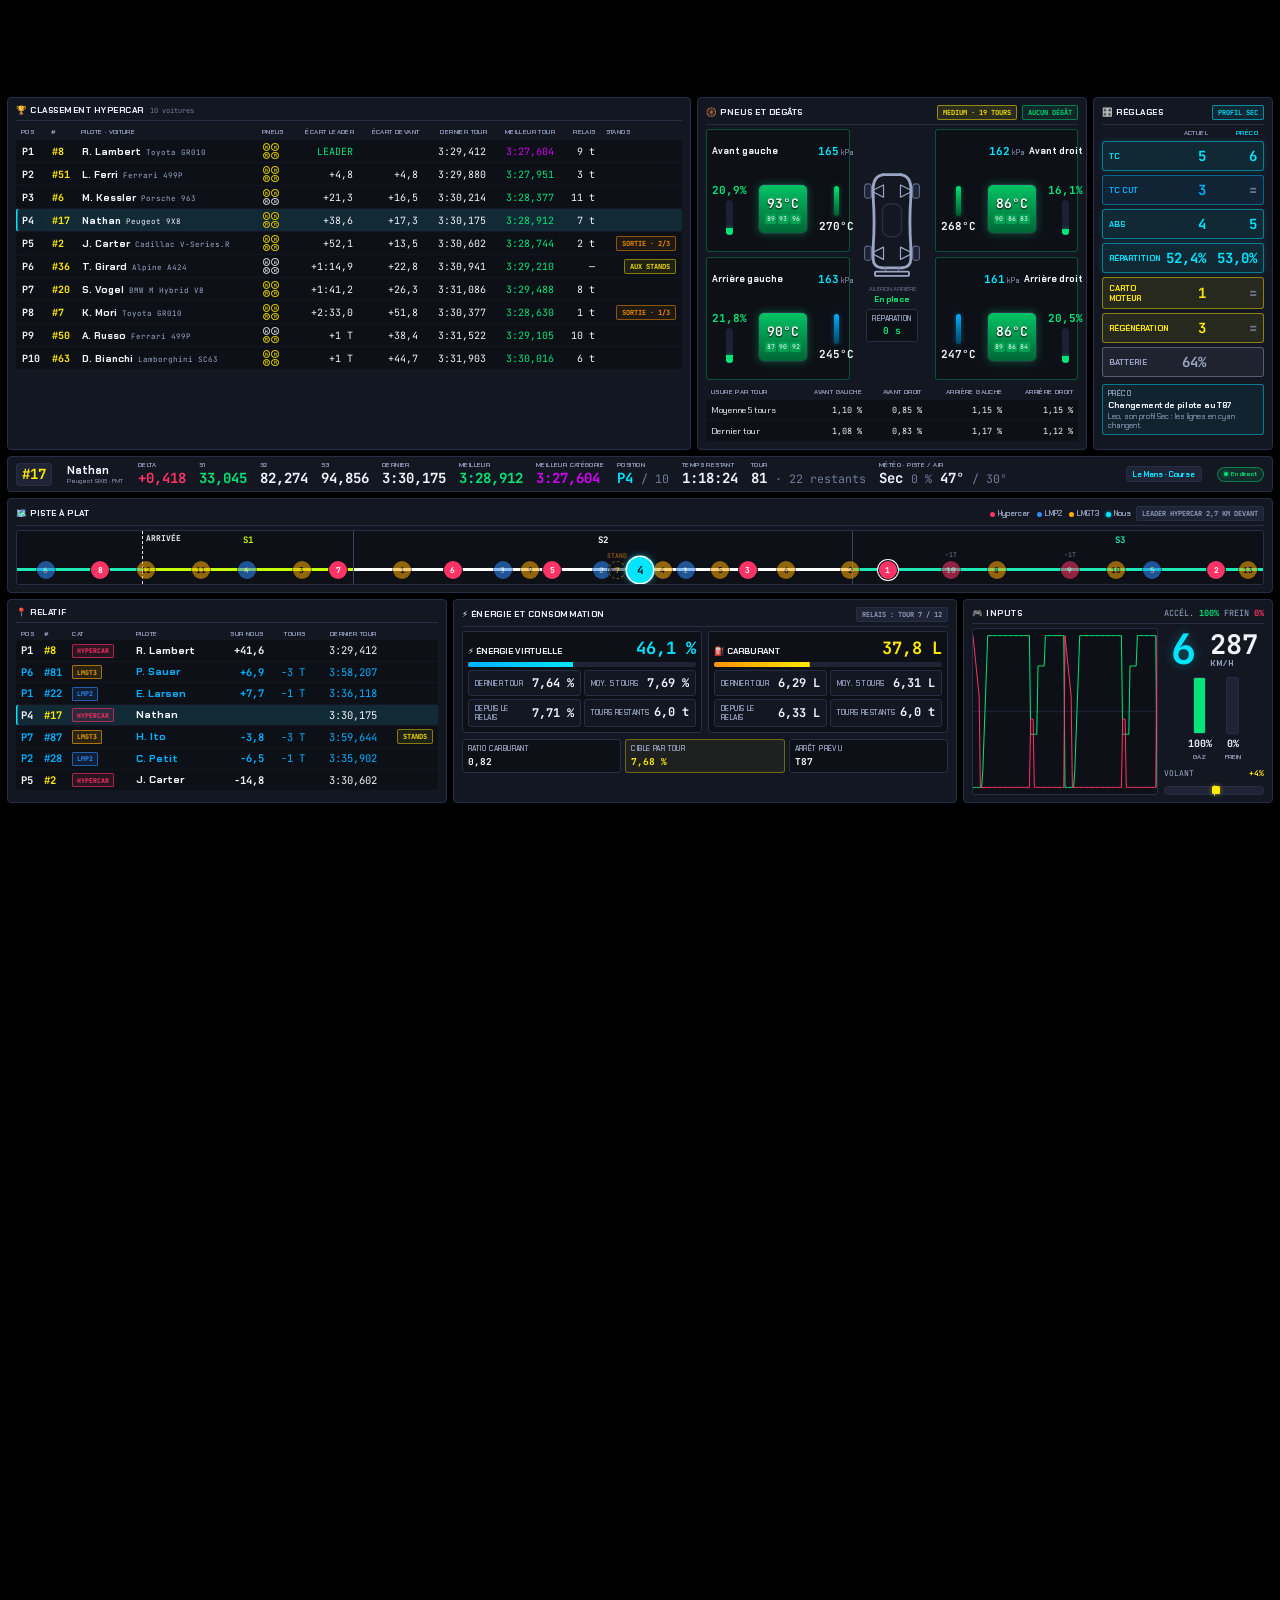
<file: maquettes/mur-fenetre/mur.html>
<!DOCTYPE html>
<html lang="fr">
<head>
<meta charset="UTF-8">
<title>Mur des stands</title>
<meta name="viewport" content="width=device-width, initial-scale=1">
<link rel="stylesheet" href="pit-wall.css">
<style>
/* Layout of the SimHub dash only; every frame, box, chip, table, wheel and drawing comes from pit-wall.css. */
/* Window layout: the page fills whatever window it is in. Three arrangements chosen by width;
   the script zooms the page so text stays readable (design widths: 2560, 1600, 820). */
html, body { margin: 0; overflow-x: hidden; }
.dash { box-sizing: border-box; padding: 14px; display: grid; gap: 12px; }
.dash > .pw-card { display: flex; flex-direction: column; min-width: 0; min-height: 0; }
.top { grid-area: top; flex-direction: row !important; flex-wrap: wrap; align-items: center; }
.cls { grid-area: board; } .tyrecard { grid-area: tyres; } .setcol { grid-area: sets; }
.flat { grid-area: flat; } .relcard { grid-area: rel; } .enecard { grid-area: energy; } .inpcard { grid-area: inputs; }
/* Large (27", fullscreen): everything on one screen, no scroll */
html, body.L { overflow: hidden; background: #000; }
body.L .dash { grid-template-columns: 880fr 476fr 520fr 248fr 360fr;
  grid-template-rows: minmax(0, 1fr) auto 190px 408px;
  grid-template-areas: "board board tyres tyres sets" "top top top top top" "flat flat flat flat flat" "rel energy energy inputs inputs"; }
body.L .top { flex-wrap: nowrap; }
/* Medium (15", half a 27", tablet landscape): two columns, race info first, scroll down for the rest */
body.M .dash { grid-template-columns: minmax(0, 1fr) minmax(0, 1fr);
  grid-template-areas: "top top" "board board" "flat flat" "rel energy" "tyres sets" "inputs inputs"; }
body.M .tyrecard, body.M .setcol { align-self: start; }
body.M .pw-facts, body.S .pw-facts { flex-wrap: wrap; row-gap: 10px; }
body.M .energy .pw-box, body.S .energy .pw-box { grid-template-columns: 1fr; }
body.M .flat .lane, body.S .flat .lane { height: 118px; }
/* Small (tablet portrait): one column */
body.S .dash { grid-template-columns: minmax(0, 1fr);
  grid-template-areas: "top" "flat" "board" "rel" "energy" "tyres" "sets" "inputs"; }
body.S .cls th:nth-child(4), body.S .cls td:nth-child(4), body.S .cls th:nth-child(6), body.S .cls td:nth-child(6),
body.S .cls th:nth-child(8), body.S .cls td:nth-child(8) { display: none; }
body.S .pw-team { display: none; }
body.S .inputs, body.M .inputs { height: 240px; min-height: 0; }

body.M .tyres, body.S .tyres { grid-template-rows: auto auto auto; }
/* Standings tyres: small, front pair on top, rear pair below */
.tyres4 { display: inline-grid; grid-template-columns: repeat(2, 15px); gap: 2px; vertical-align: middle; }
.pw-body .tyres4 .pw-compound { width: 15px; height: 15px; border-width: 2px; font-size: 9px; line-height: 1; box-sizing: border-box; }

.pw-body .pw-driver { padding: 8px 16px; gap: 10px 30px; }
.pw-body .pw-facts { gap: 26px; }
.pw-body .pw-facts span { white-space: nowrap; }
.pw-body .pw-table table { font-size: 17px; }
.pw-body .cls .pw-table table { font-size: 20px; }
.pw-body .cls .pw-table td { padding: 5px 12px; height: 44px; box-sizing: border-box; }
.pw-body .cls .pw-table td.pw-name { max-width: none; }
.pw-body .cls .pw-team { margin-left: 10px; font-size: 15px; }
.pw-body .pw-facts b { font-size: 22px; }
.tyres { flex: 1 1 auto; }
.sets .pw-set { padding: 10px 12px; }
.sets .pw-set b { font-size: 24px; }
.pw-body .pw-table td { padding: 8px 10px; }
.relcard .pw-table td { padding: 6px 10px; }
.pw-body .pw-card-head { padding-bottom: 8px; margin-bottom: 8px; }

/* Tyres: wheel cards around the site's damage drawing */
.tyres { display: grid; grid-template-columns: minmax(0, 1fr) 150px minmax(0, 1fr); grid-template-rows: 1fr 1fr auto; gap: 10px; align-items: stretch; }
.tyres .pw-wheel { padding: 8px 10px; gap: 6px; }
.tyres .pw-tyre { width: 96px; height: 96px; }
.tyres .pw-tyre b { font-size: 22px; }
.tyres .pw-wheel-body { flex: 1 1 auto; gap: 22px; }
.tyres .wearbox { grid-column: 1 / -1; grid-row: 3; }
.pw-body .tyres .wearbox .pw-table td { padding: 4px 10px; }
.tyres .pw-wear i { height: 70px; }
.tyres .pw-brake i { height: 60px; }
.tyres .car { grid-column: 2; grid-row: 1 / span 2; display: grid; justify-items: center; align-content: center; gap: 10px; }
.tyres .car .pw-car-dents { width: 132px; }

/* Flat track: one line, our car fixed in the middle */
.lane { position: relative; height: 118px; background: var(--pw-inset); border: 1px solid var(--pw-line); border-radius: 6px; overflow: hidden; }
.lane .seg { position: absolute; top: 74px; height: 6px; }
.lane .segname { position: absolute; top: 6px; transform: translateX(-50%); font-family: var(--pw-mono); font-size: 18px; font-weight: 700; }
.lane::before { content: ""; position: absolute; left: 0; right: 0; top: 76px; height: 2px; background: var(--pw-grid); }
.lane .mark { position: absolute; top: 0; bottom: 0; border-left: 2px solid #3a4462; }
.lane .mark span { position: absolute; top: 4px; left: 6px; font-family: var(--pw-mono); font-size: 14px; font-weight: 700; color: var(--pw-text2); white-space: nowrap; }
.lane .mark.finish { border-left: 3px dashed var(--pw-text); }
.lane .mark.finish span { color: var(--pw-text); }
.lane .dot { position: absolute; top: 59px; width: 36px; height: 36px; margin-left: -18px; border-radius: 50%; display: grid; place-items: center; font-family: var(--pw-mono); font-size: 16px; font-weight: 700; color: #fff; box-shadow: 0 0 0 2px var(--pw-inset); }
.lane .dot.gt3 { color: #111; }
.lane .dot.pit { background: var(--pw-inset) !important; border: 3px dashed var(--tone); color: var(--tone); box-sizing: border-box; opacity: 1; }
.lane .dot.pit small { color: var(--pw-orange); }
@keyframes flash { 0%, 100% { background: rgba(255,51,102,.12); border-color: var(--pw-red); } 50% { background: rgba(255,51,102,.5); border-color: #fff; } }
.pw-body .flash { background: rgba(255,51,102,.3) !important; border-color: var(--pw-red) !important; }
.pw-body .flash > b { color: var(--pw-red) !important; }
.pw-body .alarm { border: 3px solid var(--pw-red) !important; background: rgba(255,51,102,.18) !important; box-shadow: 0 0 22px rgba(255,51,102,.45); border-radius: 6px; }
.tyres .car.alarm { padding: 8px 4px; }
.pw-body .pw-tank-card.alarm .pw-tank-head b { color: var(--pw-red); }
.popup { position: absolute; left: 50%; top: 600px; transform: translateX(-50%); z-index: 10; padding: 22px 48px; border-radius: 10px; background: #2a0c16; border: 3px solid var(--pw-red); box-shadow: 0 0 0 10px rgba(255,51,102,.25), 0 0 60px rgba(255,51,102,.5); display: grid; justify-items: center; gap: 6px; }
.popup b { font-size: 46px; letter-spacing: .08em; color: var(--pw-red); }
.popup span { font-family: var(--pw-mono); font-size: 24px; color: var(--pw-text); }
.lane .dot.down { opacity: .55; }
.lane .dot.lead { box-shadow: 0 0 0 2px var(--pw-inset), 0 0 0 4px #fff; }
.lane .dot.us { top: 51px; width: 52px; height: 52px; margin-left: -26px; font-size: 22px; color: #04121a; background: var(--pw-cyan); box-shadow: 0 0 0 3px #fff, 0 0 14px var(--pw-cyan); z-index: 2; }
.lane .dot small { position: absolute; bottom: 100%; margin-bottom: 3px; font-family: var(--pw-mono); font-size: 13px; font-weight: 700; color: var(--pw-text2); white-space: nowrap; }

/* Energy */
.energy { display: grid; grid-template-columns: repeat(2, minmax(0, 1fr)); gap: 12px; }
.energy .pw-row2 { grid-template-columns: repeat(2, minmax(0, 1fr)); gap: 6px; }
.energy .pw-tank-card { padding: 10px; gap: 6px; }
.energy .pw-box { grid-template-columns: 1fr auto; align-items: center; padding: 5px 10px; }
.pw-body .pw-tank-card .pw-box > b { font-size: 17px; }

/* Inputs */
.inputs { display: grid; grid-template-columns: minmax(0, 1fr) 200px; gap: 12px; flex: 1 1 auto; min-height: 0; }
.inputs svg { display: block; width: 100%; height: 100%; background: var(--pw-inset); border: 1px solid var(--pw-line); border-radius: 6px; box-sizing: border-box; }
.inputs .side { display: grid; gap: 12px; align-content: space-between; }
.inputs .pw-pedals { gap: 26px; }
.inputs .pw-pedal i { height: 110px; }

/* Settings column: applied | advised */
.sets { display: grid; gap: 8px; }
.sets .head { display: grid; grid-template-columns: minmax(0, 1fr) 100px 100px; padding: 0 12px; font-size: 11px; font-weight: 600; letter-spacing: .06em; text-transform: uppercase; color: var(--pw-text2); }
.sets .head span + span { text-align: right; }
.sets .pw-set { grid-template-columns: minmax(0, 1fr) 100px 100px; justify-items: stretch; align-items: center; padding: 10px 12px; }
.sets .pw-set b { text-align: right; }
.sets .pw-set b.reco { color: var(--pw-muted); }
.sets .pw-set.change { --tone: var(--pw-cyan); box-shadow: 0 0 12px rgba(0,229,255,.15); }
.sets .pw-set.change b.reco { color: var(--pw-cyan); }
.sets .pw-set.grey { --tone: var(--pw-text2); }

/* Readability pass: bigger labels and figures, no grey hints */
.pw-body .pw-card-head h2 { font-size: 17px; }
.pw-body .pw-card-head h2 small { font-size: 14px; }
.pw-body .pw-chip { font-size: 14px; padding: 4px 10px; }
.pw-body .pw-table th { font-size: 13px; }
.pw-body .pw-facts span { font-size: 13px; }
.pw-body .pw-facts b { font-size: 28px; }
.pw-body .pw-who b { font-size: 22px; }
.pw-body .pw-carnum { font-size: 28px; }
.pw-body .pw-box > span { font-size: 14px; }
.pw-body .pw-box > small, .pw-body .pw-wear small, .pw-body .pw-brake small, .pw-body .pw-tyre small { display: none; }
.pw-body .relcard .pw-table table { font-size: 21px; }
.pw-body .relcard .pw-table td { padding: 6px 10px; }
.pw-body .relcard .pw-table th { padding-bottom: 2px; }
.pw-body .pw-cls { font-size: 13px; }
.energy .pw-box { padding: 8px 12px; }
.pw-body .energy .pw-box > b, .pw-body .pw-tank-card .pw-box > b { font-size: 24px; }
.pw-body .pw-tank-card .pw-tank-head span { font-size: 17px; }
.pw-body .pw-tank-card .pw-tank-head b { font-size: 34px; }
.pw-body .relcard .pw-row3 .pw-box > b { font-size: 28px; }
.pw-body .pw-level { height: 10px; }
.pw-body .pw-wheel .pw-wheel-head > b { font-size: 18px; }
.pw-body .pw-wheel .pw-wheel-head > span b { font-size: 22px; }
.pw-body .tyres .pw-wear b, .pw-body .tyres .pw-brake b { font-size: 22px; }
.pw-body .tyres .pw-tyre b { font-size: 26px; }
.pw-body .tyres .pw-tread i { font-size: 13px; }
.pw-body .tyres .wearbox .pw-table table { font-size: 20px; }
.sets .head { font-size: 13px; }
.pw-body .sets .pw-set span { font-size: 16px; }
.pw-body .sets .pw-set b { font-size: 28px; }
.pw-body .pw-speedo.small .pw-gear { font-size: 84px; }
.pw-body .inputs .pw-speed { font-size: 54px !important; }
.pw-body .pw-pedal b { font-size: 20px; }
.pw-body .pw-legend { font-size: 15px; }
.lane .mark span { font-size: 16px !important; }
.pw-body .pw-curve-now { font-size: 17px; }
.pw-body .pw-wheelbar > span { font-size: 16px; }
.pw-body .pw-wheel .pw-wheel-head > span { font-size: 15px; }
.pw-body .pw-set b + b { margin-left: 8px; }
</style>
</head>
<body class="pw-body">
<div class="dash">

  <section class="pw-card pw-driver top">
    <span class="pw-carnum">#17</span>
    <div class="pw-who" style="flex: 0 0 auto;"><b>Nathan</b><span>Peugeot 9X8 · FMT</span></div>
    <div class="pw-facts">
      <div><span>Delta</span><b class="pw-red">+0,418</b></div>
      <div><span>S1</span><b class="pw-green">33,045</b></div>
      <div><span>S2</span><b>82,274</b></div>
      <div><span>S3</span><b>94,856</b></div>
      <div><span>Dernier</span><b>3:30,175</b></div>
      <div><span>Meilleur</span><b class="pw-green">3:28,912</b></div>
      <div><span>Meilleur catégorie</span><b class="pw-purple">3:27,604</b></div>
      <div><span>Position</span><b class="pw-cyan">P4 <small>/ 10</small></b></div>
      <div><span>Temps restant</span><b>1:18:24</b></div>
      <div><span>Tour</span><b>81 <small>· 22 restants</small></b></div>
      <div><span>Météo · piste / air</span><b>Sec <small>0 %</small> 47° <small>/ 30°</small></b></div>
    </div>
    <span class="pw-track" style="margin-left: auto;">Le Mans · Course</span>
    <span class="pw-pill on"><i></i>En direct</span>
  </section>

    <section class="pw-card cls">
      <div class="pw-card-head"><h2>🏆 Classement Hypercar <small>10 voitures</small></h2></div>
      <div class="pw-table"><table>
        <thead><tr><th>Pos</th><th class="pw-yellow">#</th><th>Pilote · voiture</th><th>Pneus</th><th class="pw-n">Écart leader</th><th class="pw-n">Écart devant</th><th class="pw-n">Dernier tour</th><th class="pw-n">Meilleur tour</th><th class="pw-n">Relais</th><th>Stands</th></tr></thead>
        <tbody id="board"></tbody>
      </table></div>
    </section>

    <section class="pw-card tyrecard">
      <div class="pw-card-head"><h2>🛞 Pneus et dégâts</h2><span class="pw-chip compound">MEDIUM · 19 TOURS</span><span class="pw-chip good" id="dmgChip">AUCUN DÉGÂT</span></div>
      <div class="tyres" id="tyres"></div>
    </section>

  <section class="pw-card flat">
    <div class="pw-card-head"><h2>🗺️ Piste à plat</h2>
      <span class="pw-legend"><span><i style="background: var(--pw-hyper)"></i>Hypercar</span><span><i style="background: var(--pw-lmp2)"></i>LMP2</span><span><i style="background: var(--pw-gt3)"></i>LMGT3</span><span><i class="us"></i>Nous</span></span>
      <span class="pw-chip">LEADER HYPERCAR 2,7 KM DEVANT</span></div>
    <div class="lane" id="lane"></div>
  </section>

    <section class="pw-card relcard">
      <div class="pw-card-head"><h2>📍 Relatif</h2></div>
      <div class="pw-table"><table>
        <thead><tr><th>Pos</th><th class="pw-yellow">#</th><th>Cat</th><th>Pilote</th><th class="pw-n">Sur nous</th><th class="pw-n">Tours</th><th class="pw-n">Dernier tour</th><th></th></tr></thead>
        <tbody id="rel"></tbody>
      </table></div>
    </section>

    <section class="pw-card enecard">
      <div class="pw-card-head"><h2>⚡ Énergie et consommation</h2><span class="pw-chip">RELAIS : TOUR 7 / 12</span></div>
      <div class="energy">
        <div class="pw-tank-card ve"><div class="pw-tank-head"><span>⚡ Énergie virtuelle</span><b id="veLeft">46,1 %</b></div>
          <i class="pw-level" id="veLevel" style="--level:46.1%"></i>
          <div class="pw-row2"><div class="pw-box"><span>Dernier tour</span><b>7,64 %</b></div><div class="pw-box"><span>Moy. 5 tours</span><b>7,69 %</b></div><div class="pw-box"><span>Depuis le relais</span><b>7,71 %</b></div><div class="pw-box" id="veLaps"><span>Tours restants</span><b>6,0 t</b></div></div></div>
        <div class="pw-tank-card fuel"><div class="pw-tank-head"><span>⛽ Carburant</span><b id="fuelLeft">37,8 L</b></div>
          <i class="pw-level" id="fuelLevel" style="--level:42%"></i>
          <div class="pw-row2"><div class="pw-box"><span>Dernier tour</span><b>6,29 L</b></div><div class="pw-box"><span>Moy. 5 tours</span><b>6,31 L</b></div><div class="pw-box"><span>Depuis le relais</span><b>6,33 L</b></div><div class="pw-box" id="fuelLaps"><span>Tours restants</span><b>6,0 t</b></div></div></div>
      </div>
      <div class="pw-row3" style="margin-top: 12px;">
        <div class="pw-box"><span>Ratio carburant</span><b>0,82</b><small>litres pour 1 % d'énergie</small></div>
        <div class="pw-box warn"><span>Cible par tour</span><b>7,68 %</b><small>pour tenir jusqu'au T87</small></div>
        <div class="pw-box"><span>Arrêt prévu</span><b>T87</b><small>dans 6 tours</small></div>
      </div>
    </section>

    <section class="pw-card inpcard">
      <div class="pw-card-head"><h2>🎮 Inputs</h2><span class="pw-curve-now" style="margin-left: 0;">Accél. <b class="pw-green">100%</b> Frein <b class="pw-red">0%</b></span></div>
      <div class="inputs">
        <svg viewBox="0 0 300 100" preserveAspectRatio="none" id="trace"></svg>
        <div class="side">
          <div class="pw-speedo small"><b class="pw-gear">6</b><div><b class="pw-speed" style="font-size: 40px;">287</b><span>km/h</span></div></div>
          <div class="pw-pedals"><div class="pw-pedal gas"><i style="--level:100%"></i><b>100%</b><span>Gaz</span></div><div class="pw-pedal brake"><i style="--level:0%"></i><b>0%</b><span>Frein</span></div></div>
          <div class="pw-wheelbar"><span>Volant <b>+4%</b></span><div class="pw-steer"><i style="left:52%"></i></div></div>
        </div>
      </div>
    </section>

  <section class="pw-card setcol">
    <div class="pw-card-head"><h2>🎛️ Réglages</h2><span class="pw-chip line cyan">PROFIL SEC</span></div>
    <div class="sets" id="sets"></div>
    <div class="pw-box" style="margin-top: 14px; border-color: rgba(0,229,255,.45); background: rgba(0,229,255,.06);">
      <span class="pw-cyan">Préco</span><b style="font-family: inherit; font-size: 17px; white-space: normal;">Changement de pilote au T87</b>
      <em style="font-style: normal; font-size: 15px; color: var(--pw-text2);">Leo, son profil Sec : les lignes en cyan changent.</em>
    </div>
  </section>
</div>

<script>
const $ = id => document.getElementById(id);
const ALERT = location.hash === '#alertes';
// Hypercar standings, lap 81 at Le Mans: lap times in the range the plugin recorded for the 9X8 (3:29,9 to 3:30,8).
const board = [
  [1, 8, 'R. Lambert', 'Toyota GR010', 'MMMM', '', '', '3:29,412', '3:27,604', 9, 6],
  [2, 51, 'L. Ferri', 'Ferrari 499P', 'MMMM', '+4,8', '+4,8', '3:29,880', '3:27,951', 3, 6],
  [3, 6, 'M. Kessler', 'Porsche 963', 'MMHH', '+21,3', '+16,5', '3:30,214', '3:28,377', 11, 6],
  [4, 17, 'Nathan', 'Peugeot 9X8', 'MMMM', '+38,6', '+17,3', '3:30,175', '3:28,912', 7, 6, 'us'],
  [5, 2, 'J. Carter', 'Cadillac V-Series.R', 'MMMM', '+52,1', '+13,5', '3:30,602', '3:28,744', 2, 7, '', 'out:2'],
  [6, 36, 'T. Girard', 'Alpine A424', 'HHHH', '+1:14,9', '+22,8', '3:30,941', '3:29,210', 0, 7, '', 'pit'],
  [7, 20, 'S. Vogel', 'BMW M Hybrid V8', 'MMMM', '+1:41,2', '+26,3', '3:31,086', '3:29,488', 8, 6],
  [8, 7, 'K. Mori', 'Toyota GR010', 'MMMM', '+2:33,0', '+51,8', '3:30,377', '3:28,630', 1, 7, '', 'out:1'],
  [9, 50, 'A. Russo', 'Ferrari 499P', 'HHMM', '+1 T', '+38,4', '3:31,522', '3:29,105', 10, 6],
  [10, 63, 'D. Bianchi', 'Lamborghini SC63', 'MMMM', '+1 T', '+44,7', '3:31,903', '3:30,016', 6, 6],
];
$('board').innerHTML = board.map(r => `<tr class="${r[11] || ''}"><td class="pw-pos">P${r[0]}</td><td class="pw-num">#${r[1]}</td><td class="pw-name"><b>${r[2]}</b><span class="pw-team">${r[3]}</span></td>
  <td><span class="tyres4">${[...r[4]].map(c => `<span class="pw-compound ${c}">${c}</span>`).join('')}</span></td><td class="pw-n">${r[0] === 1 ? '<span class="pw-green">LEADER</span>' : r[5]}</td><td class="pw-n">${r[6]}</td>
  <td class="pw-n">${r[7]}</td><td class="pw-n"><span class="${r[0] === 1 ? 'pw-purple' : 'pw-green'}">${r[8]}</span></td><td class="pw-n">${r[12] === 'pit' ? '—' : r[9] + ' t'}</td><td class="pw-stand">${r[12] === 'pit' ? '<span class="pw-chip warn">AUX STANDS</span>' : r[12] ? `<span class="pw-chip stop" style="margin-left:0">SORTIE · ${r[12].slice(4)}/3</span>` : ''}</td></tr>`).join('');

// Tyres: wear from the recorded 1,1 / 0,85 / 1,15 % a lap over 19 laps, pressures and brakes recorded; tread I/M/O are examples.
const temp = v => v < 60 ? 'var(--pw-blue)' : v < 75 ? 'var(--pw-cyan)' : v <= 100 ? 'var(--pw-green)' : v <= 110 ? 'var(--pw-yellow)' : 'var(--pw-red)';
const brakeC = v => v < 250 ? 'var(--pw-blue)' : v <= 650 ? 'var(--pw-green)' : 'var(--pw-orange)';
const wheels = [['Avant gauche', 20.9, [96, 93, 89], 165, 270, 1.10, 1.08], ['Avant droit', 16.1, [90, 86, 83], 162, 268, 0.85, 0.83],
  ['Arrière gauche', ALERT ? 73.5 : 21.8, [92, 90, 87], 163, 245, 1.15, 1.17], ['Arrière droit', 20.5, [89, 86, 84], 161, 247, 1.15, 1.12]];
const box = (l, v) => `<div class="pw-box"><span>${l}</span><b>${v}</b></div>`;
const wheel = ([name, worn, tread, kpa, brake, avg, last], i) => {
  const right = i % 2, mean = Math.round(tread.reduce((a, b) => a + b) / 3), row = right ? tread : [...tread].reverse();
  const boxes = [box('Pression', `<span class="pw-cyan">${kpa}</span> kPa`), box('Moyenne', `${String(avg.toFixed(2)).replace('.', ',')}%/t`), box('Dernier', `${String(last.toFixed(2)).replace('.', ',')}%`)];
  return `<div class="pw-wheel" style="${worn > 70 ? 'border-color: var(--pw-orange); ' : ''}grid-column: ${right ? 3 : 1}; grid-row: ${i < 2 ? 1 : 2};"><div class="pw-wheel-head${right ? ' right' : ''}"><b>${name}</b><span><b class="pw-cyan">${kpa}</b> kPa</span></div>
    <div class="pw-wheel-body${right ? ' right' : ''}">
      <div class="pw-wear" style="--wear:${worn}%;--bar:${worn > 85 ? 'var(--pw-red)' : worn > 70 ? 'var(--pw-orange)' : 'var(--pw-green)'}"><b>${String(worn).replace('.', ',')}%</b><i></i><small>usure</small></div>
      <div class="pw-tyre" style="--temp:${temp(mean)}"><b>${mean}°C</b><span class="pw-tread">${row.map(v => `<i style="--temp:${temp(v)}">${v}</i>`).join('')}</span></div>
      <div class="pw-brake" style="--temp:${brakeC(brake)}"><i></i><b>${brake}°C</b><small>frein</small></div>
    </div></div>`;
};
const outline = ['M52 16H88', 'M52 16Q32 18 30 42V64', 'M30 64Q34 117 30 170', 'M30 170V194Q30 212 48 214', 'M48 214H92', 'M92 214Q110 212 110 194V170', 'M110 170Q106 117 110 64', 'M110 64V42Q108 18 88 16'];
const hub = (x, y) => `<rect x="${x}" y="${y}" width="14" height="30" rx="4" class="pw-dent-wheel"/>`;
const car = `<div class="car"><svg class="pw-car-dents" viewBox="0 0 140 240" role="img" aria-label="Dégâts par zone">
  <g class="pw-dent-arms"><path d="M26 51L52 38L52 64ZM26 183L52 170L52 196ZM114 51L88 38L88 64ZM114 183L88 170L88 196Z"/></g>
  ${hub(12, 36)}${hub(114, 36)}${hub(12, 168)}${hub(114, 168)}<rect x="50" y="78" width="40" height="70" rx="16" class="pw-dent-cockpit"/>
  ${outline.map((d, i) => `<path d="${d}" stroke="${ALERT && i < 2 ? 'var(--pw-red)' : 'var(--pw-text2)'}" class="pw-dent-zone"/>`).join('')}
  <path d="M56 214V222M84 214V222" class="pw-dent-pillar"/><rect x="34" y="222" width="72" height="9" rx="2" class="pw-dent-wing"/></svg>
  <div class="pw-wing good"><span>Aileron arrière</span><b>En place</b></div>
  <div class="pw-box" style="text-align: center;"><span>Réparation</span><b class="${ALERT ? 'pw-red' : 'pw-green'}">${ALERT ? '12 s' : '0 s'}</b></div></div>`;
const fr2 = v => v.toFixed(2).replace('.', ',');
const wearbox = `<div class="wearbox pw-table"><table><thead><tr><th>Usure par tour</th>${['Avant gauche', 'Avant droit', 'Arrière gauche', 'Arrière droit'].map(n => `<th class="pw-n">${n}</th>`).join('')}</tr></thead>
  <tbody><tr><td>Moyenne 5 tours</td>${wheels.map(w => `<td class="pw-n">${fr2(w[5])} %</td>`).join('')}</tr><tr><td>Dernier tour</td>${wheels.map(w => `<td class="pw-n">${fr2(w[6])} %</td>`).join('')}</tr></tbody></table></div>`;
$('tyres').innerHTML = wheels.map(wheel).join('') + car + wearbox;

// Flat track: the lap as one line, our car fixed at 50 %. We are at 40 % of the lap: the finish line is 40 % behind us.
const L = 13626, cls = { H: 'var(--pw-hyper)', P: 'var(--pw-lmp2)', G: 'var(--pw-gt3)' };
// The line in its 3 sectors, each always the same colour (to know where we are), its name in the middle.
const segs = [[0, 0.17, '#c6ff00', 'S1'], [0.17, 0.57, '#ffffff', 'S2'], [0.57, 1, '#1de9b6', 'S3']].map(([a, b, c, name]) => {
  const x = v => (((v - 0.40) % 1 + 1) % 1);  // 0..1 from us forward
  let out = '';
  for (const shift of [-1, 0, 1]) {
    let from = 50 + ((a - 0.40) + shift) * 100, to = 50 + ((b - 0.40) + shift) * 100;
    from = Math.max(0, from); to = Math.min(100, to);
    if (to > from) out += `<div class="seg" style="left:${from}%;width:${to - from}%;background:${c}"></div>`;
    const mid = 50 + (((a + b) / 2 - 0.40) + shift) * 100;
    if (mid > 2 && mid < 98) out += `<span class="segname" style="left:${mid}%;color:${c}">${name}</span>`;
  }
  return out;
}).join('');
const marks = segs + [[0, 'ARRIVÉE', 'finish'], [0.17, '', ''], [0.57, '', '']].map(([at, label, c]) => {
  let rel = at - 0.40; rel = ((rel + 1.5) % 1) - 0.5;
  return `<div class="mark ${c}" style="left:${50 + rel * 100}%"><span>${label}</span></div>`;
}).join('');
// [metres from us (+ ahead), class, place in class, laps vs us]
const field = [[2710, 'H', 1, 0], [6300, 'H', 2, 0], [1180, 'H', 3, 0], [-960, 'H', 5, 0], [-2050, 'H', 6, 0], [-3300, 'H', 7, 0], [-5900, 'H', 8, 0], [4700, 'H', 9, -1], [3400, 'H', 10, -1],
  [500, 'P', 1, -1], [-420, 'P', 2, -1], [-1500, 'P', 3, -1], [-4300, 'P', 4, -2], [5600, 'P', 5, -2], [-6500, 'P', 6, -2],
  [250, 'G', 4, -3], [880, 'G', 5, -3], [1600, 'G', 6, -3], [2300, 'G', 2, -3], [-250, 'G', 7, -3, 1], [-1200, 'G', 9, -4], [-2600, 'G', 1, -3],
  [-3700, 'G', 3, -3], [-4800, 'G', 11, -4], [3900, 'G', 8, -4], [5200, 'G', 10, -4], [-5400, 'G', 12, -4], [6650, 'G', 13, -4]];
$('lane').innerHTML = marks + field.map(([m, c, p, laps, pit]) => `<div class="dot ${c === 'G' ? 'gt3' : ''}${laps < 0 ? ' down' : ''}${c === 'H' && p === 1 ? ' lead' : ''}${pit ? ' pit' : ''}" style="left:${50 + m / L * 100}%;background:${cls[c]};--tone:${cls[c]}">${p}${pit ? '<small>STAND</small>' : laps && c === 'H' ? `<small>${laps}T</small>` : ''}</div>`).join('')
  + '<div class="dot us" style="left:50%">4</div>';

// Relative: 3 ahead, 3 behind, seconds at our pace.
const rel = [[1, 8, 'H', 'R. Lambert', '+41,6', '', '3:29,412'], [6, 81, 'G', 'P. Sauer', '+6,9', '−3 T', '3:58,207'], [1, 22, 'P', 'E. Larsen', '+7,7', '−1 T', '3:36,118'],
  [4, 17, 'H', 'Nathan', '', '', '3:30,175', 'us'], [7, 87, 'G', 'H. Ito', '−3,8', '−3 T', '3:59,644', '', 1], [2, 28, 'P', 'C. Petit', '−6,5', '−1 T', '3:35,902'], [5, 2, 'H', 'J. Carter', '−14,8', '', '3:30,602']];
const clsName = { H: 'HYPERCAR', P: 'LMP2', G: 'LMGT3' };
$('rel').innerHTML = rel.map(r => `<tr class="${r[7] || (r[5] ? 'down' : '')}"><td class="pw-pos">P${r[0]}</td><td class="pw-num">#${r[1]}</td><td><span class="pw-cls" style="--cls:${cls[r[2]]}">${clsName[r[2]]}</span></td>
  <td class="pw-name"><b>${r[3]}</b></td><td class="pw-n pw-big">${r[4]}</td><td class="pw-n">${r[5]}</td><td class="pw-n">${r[6]}</td><td class="pw-stand">${r[8] ? '<span class="pw-chip warn">STANDS</span>' : ''}</td></tr>`).join('');

// Settings: applied now (Nathan) and advised (Leo's Sec profile). Values are examples: the plugin does not record them yet.
const sets = [['TC', '5', '6', 'blue'], ['TC Cut', '3', '3', 'blue'], ['ABS', '4', '5', 'red'], ['Répartition', '52,4%', '53,0%', 'red'], ['Carto moteur', '1', '1', 'yellow'], ['Régénération', '3', '3', 'yellow']];
$('sets').innerHTML = `<div class="head"><span></span><span>Actuel</span><span class="pw-cyan">Préco</span></div>`
  + sets.map(([n, now, reco, tone]) => `<div class="pw-set ${now !== reco ? 'change' : tone}"><span>${n}</span><b>${now}</b><b class="reco">${now !== reco ? reco : '='}</b></div>`).join('')
  + `<div class="pw-set grey"><span>Batterie</span><b>64%</b><b class="reco"></b></div>`;

// Pedal trace: the last 10 s.
let thr = '', brk = '';
for (let x = 0; x <= 300; x += 2) {
  const ph = (x % 150) / 150, t = ph < 0.1 ? 0 : ph < 0.16 ? (ph - 0.1) / 0.06 : ph < 0.62 ? 1 : ph < 0.7 ? 0.35 : ph < 0.78 ? 0.8 : 1;
  const b = ph < 0.08 ? 1 - ph * 6 : (ph > 0.62 && ph < 0.66) ? 0.45 : 0;
  thr += `${x},${(96 - t * 92).toFixed(1)} `; brk += `${x},${(96 - b * 92).toFixed(1)} `;
}
$('trace').innerHTML = `<line x1="0" y1="50" x2="300" y2="50" stroke="#1c2233"/><polyline points="${thr}" fill="none" stroke="#00e676" stroke-width="2" vector-effect="non-scaling-stroke"/><polyline points="${brk}" fill="none" stroke="#ff3366" stroke-width="2" vector-effect="non-scaling-stroke"/>`;
if (ALERT) {
  $('veLeft').textContent = '13,9 %'; $('veLevel').style.setProperty('--level', '13.9%');
  $('fuelLeft').textContent = '11,4 L'; $('fuelLevel').style.setProperty('--level', '13%');
  for (const id of ['veLaps', 'fuelLaps']) { $(id).classList.add('flash'); $(id).querySelector('b').textContent = '1,8 t'; }
  $('dmgChip').className = 'pw-chip bad'; $('dmgChip').textContent = 'DÉGÂTS AVANT';
  document.querySelector('.pw-tank-card.ve').classList.add('alarm');
  document.querySelector('.tyres .car').classList.add('alarm');
}
// Window fit: the wall never rearranges, like a Dash Studio dash. The same 2560 x 1440 layout is scaled
// to fit the window, keeping its proportions; the rest of the window stays black.
function fit() {
  const z = Math.min(innerWidth / 2560, innerHeight / 1440), d = document.querySelector('.dash');
  document.body.className = 'pw-body L'; document.body.style.zoom = z;
  d.style.width = '2560px'; d.style.height = '1440px';
  d.style.marginLeft = Math.max(0, (innerWidth / z - 2560) / 2) + 'px'; d.style.marginTop = Math.max(0, (innerHeight / z - 1440) / 2) + 'px';
}
addEventListener('resize', fit); fit();
</script>
</body>
</html>
</file>
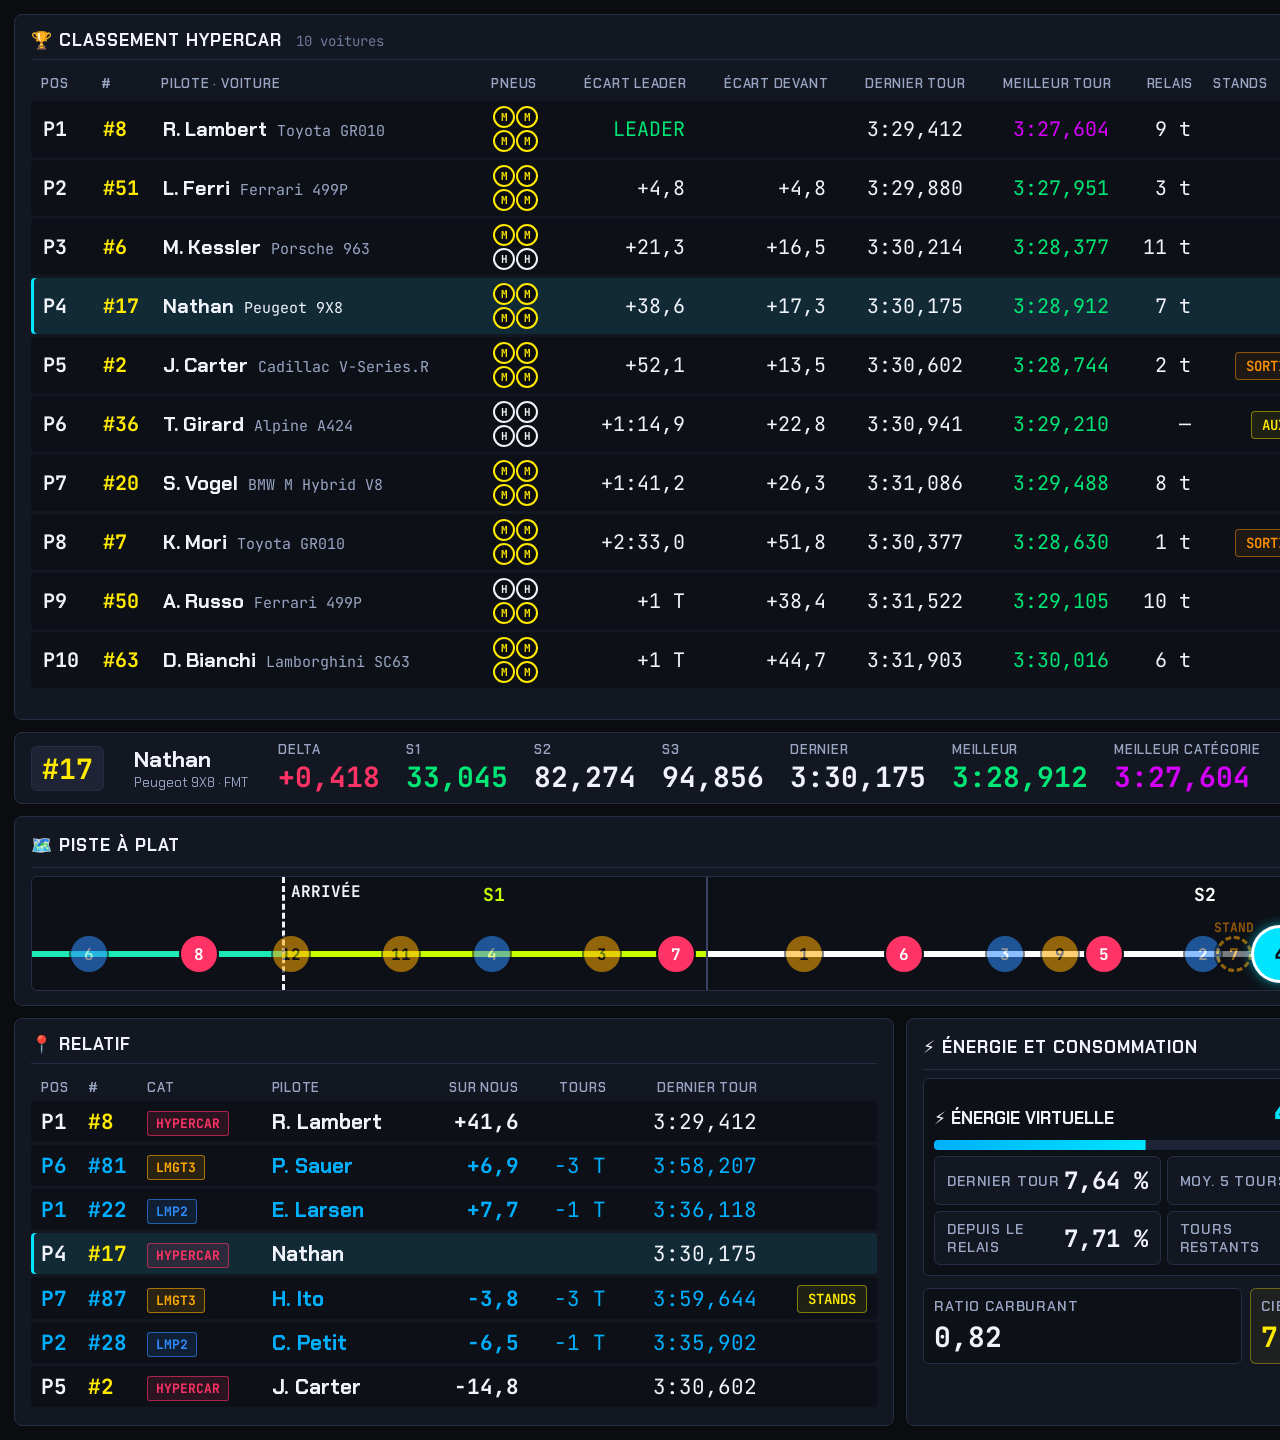
<file: maquettes/mur-simhub/maquette-mur-simhub.html>
<!DOCTYPE html>
<html lang="fr">
<head>
<meta charset="UTF-8">
<title>Mur des stands SimHub</title>
<link rel="stylesheet" href="pit-wall.css">
<style>
/* Layout of the SimHub dash only; every frame, box, chip, table, wheel and drawing comes from pit-wall.css. */
html, body { width: 2560px; height: 1440px; overflow: hidden; }
.dash { box-sizing: border-box; width: 2560px; height: 1440px; padding: 14px; display: grid; gap: 12px;
  grid-template-columns: minmax(0, 1fr) 360px; grid-template-rows: minmax(0, 1fr) auto 190px 408px; }
.dash > .pw-card { display: flex; flex-direction: column; }
.dash > .top { grid-row: 2; grid-column: 1 / -1; flex-direction: row; flex-wrap: nowrap; align-items: center; }
.board { grid-column: 1; grid-row: 1; display: grid; grid-template-columns: minmax(0, 1fr) 780px; gap: 12px; min-width: 0; }
.board > .pw-card { display: flex; flex-direction: column; min-width: 0; }
.flat { grid-column: 1 / -1; grid-row: 3; }
.tyres4 { display: inline-grid; grid-template-columns: repeat(2, 20px); column-gap: 3px; row-gap: 2px; vertical-align: middle; }
.pw-body .tyres4 .pw-compound { width: 18px; height: 18px; line-height: 1; border-width: 2px; font-size: 11px; }
.bottom { grid-column: 1 / -1; grid-row: 4; display: grid; grid-template-columns: 880px minmax(0, 1fr) 620px; gap: 12px; min-height: 0; }
.bottom > .pw-card { display: flex; flex-direction: column; min-height: 0; }
.setcol { grid-column: 2; grid-row: 1; }
.grid-fix{}

.pw-body .pw-driver { padding: 8px 16px; gap: 10px 30px; }
.pw-body .pw-facts { gap: 26px; }
.pw-body .pw-facts span { white-space: nowrap; }
.pw-body .pw-table table { font-size: 17px; }
.pw-body .board .pw-table table { font-size: 20px; }
.pw-body .board .pw-table td { padding: 5px 12px; height: 44px; box-sizing: border-box; }
.pw-body .board .pw-table td.pw-name { max-width: none; }
.pw-body .board .pw-team { margin-left: 10px; font-size: 15px; }
.pw-body .pw-facts b { font-size: 22px; }
.tyres { flex: 1 1 auto; }
.sets .pw-set { padding: 10px 12px; }
.sets .pw-set b { font-size: 24px; }
.pw-body .pw-table td { padding: 8px 10px; }
.bottom .pw-table td { padding: 6px 10px; }
.pw-body .pw-card-head { padding-bottom: 8px; margin-bottom: 8px; }

/* Tyres: wheel cards around the site's damage drawing */
.tyres { display: grid; grid-template-columns: minmax(0, 1fr) 150px minmax(0, 1fr); grid-template-rows: 1fr 1fr auto; gap: 10px; align-items: stretch; }
.tyres .pw-wheel { padding: 8px 10px; gap: 6px; }
.tyres .pw-tyre { width: 96px; height: 96px; }
.tyres .pw-tyre b { font-size: 22px; }
.tyres .pw-wheel-body { flex: 1 1 auto; gap: 22px; }
.tyres .wearbox { grid-column: 1 / -1; grid-row: 3; }
.pw-body .tyres .wearbox .pw-table td { padding: 4px 10px; }
.tyres .pw-wear i { height: 70px; }
.tyres .pw-brake i { height: 60px; }
.tyres .car { grid-column: 2; grid-row: 1 / span 2; display: grid; justify-items: center; align-content: center; gap: 10px; }
.tyres .car .pw-car-dents { width: 132px; }

/* Flat track: one line, our car fixed in the middle */
.lane { position: relative; height: 118px; background: var(--pw-inset); border: 1px solid var(--pw-line); border-radius: 6px; overflow: hidden; }
.lane .seg { position: absolute; top: 74px; height: 6px; }
.lane .segname { position: absolute; top: 6px; transform: translateX(-50%); font-family: var(--pw-mono); font-size: 18px; font-weight: 700; }
.lane::before { content: ""; position: absolute; left: 0; right: 0; top: 76px; height: 2px; background: var(--pw-grid); }
.lane .mark { position: absolute; top: 0; bottom: 0; border-left: 2px solid #3a4462; }
.lane .mark span { position: absolute; top: 4px; left: 6px; font-family: var(--pw-mono); font-size: 14px; font-weight: 700; color: var(--pw-text2); white-space: nowrap; }
.lane .mark.finish { border-left: 3px dashed var(--pw-text); }
.lane .mark.finish span { color: var(--pw-text); }
.lane .dot { position: absolute; top: 59px; width: 36px; height: 36px; margin-left: -18px; border-radius: 50%; display: grid; place-items: center; font-family: var(--pw-mono); font-size: 16px; font-weight: 700; color: #fff; box-shadow: 0 0 0 2px var(--pw-inset); }
.lane .dot.gt3 { color: #111; }
.lane .dot.pit { background: var(--pw-inset) !important; border: 3px dashed var(--tone); color: var(--tone); box-sizing: border-box; opacity: 1; }
.lane .dot.pit small { color: var(--pw-orange); }
@keyframes flash { 0%, 100% { background: rgba(255,51,102,.12); border-color: var(--pw-red); } 50% { background: rgba(255,51,102,.5); border-color: #fff; } }
.pw-body .flash { background: rgba(255,51,102,.3) !important; border-color: var(--pw-red) !important; }
.pw-body .flash > b { color: var(--pw-red) !important; }
.pw-body .alarm { border: 3px solid var(--pw-red) !important; background: rgba(255,51,102,.18) !important; box-shadow: 0 0 22px rgba(255,51,102,.45); border-radius: 6px; }
.tyres .car.alarm { padding: 8px 4px; }
.pw-body .pw-tank-card.alarm .pw-tank-head b { color: var(--pw-red); }
.popup { position: absolute; left: 50%; top: 600px; transform: translateX(-50%); z-index: 10; padding: 22px 48px; border-radius: 10px; background: #2a0c16; border: 3px solid var(--pw-red); box-shadow: 0 0 0 10px rgba(255,51,102,.25), 0 0 60px rgba(255,51,102,.5); display: grid; justify-items: center; gap: 6px; }
.popup b { font-size: 46px; letter-spacing: .08em; color: var(--pw-red); }
.popup span { font-family: var(--pw-mono); font-size: 24px; color: var(--pw-text); }
.lane .dot.down { opacity: .55; }
.lane .dot.lead { box-shadow: 0 0 0 2px var(--pw-inset), 0 0 0 4px #fff; }
.lane .dot.us { top: 51px; width: 52px; height: 52px; margin-left: -26px; font-size: 22px; color: #04121a; background: var(--pw-cyan); box-shadow: 0 0 0 3px #fff, 0 0 14px var(--pw-cyan); z-index: 2; }
.lane .dot small { position: absolute; bottom: 100%; margin-bottom: 3px; font-family: var(--pw-mono); font-size: 13px; font-weight: 700; color: var(--pw-text2); white-space: nowrap; }

/* Energy */
.energy { display: grid; grid-template-columns: repeat(2, minmax(0, 1fr)); gap: 12px; }
.energy .pw-row2 { grid-template-columns: repeat(2, minmax(0, 1fr)); gap: 6px; }
.energy .pw-tank-card { padding: 10px; gap: 6px; }
.energy .pw-box { grid-template-columns: 1fr auto; align-items: center; padding: 5px 10px; }
.pw-body .pw-tank-card .pw-box > b { font-size: 17px; }

/* Inputs */
.inputs { display: grid; grid-template-columns: minmax(0, 1fr) 200px; gap: 12px; flex: 1 1 auto; min-height: 0; }
.inputs svg { display: block; width: 100%; height: 100%; background: var(--pw-inset); border: 1px solid var(--pw-line); border-radius: 6px; box-sizing: border-box; }
.inputs .side { display: grid; gap: 12px; align-content: space-between; }
.inputs .pw-pedals { gap: 26px; }
.inputs .pw-pedal i { height: 110px; }

/* Settings column: applied | advised */
.sets { display: grid; gap: 8px; }
.sets .head { display: grid; grid-template-columns: minmax(0, 1fr) 100px 100px; padding: 0 12px; font-size: 11px; font-weight: 600; letter-spacing: .06em; text-transform: uppercase; color: var(--pw-text2); }
.sets .head span + span { text-align: right; }
.sets .pw-set { grid-template-columns: minmax(0, 1fr) 100px 100px; justify-items: stretch; align-items: center; padding: 10px 12px; }
.sets .pw-set b { text-align: right; }
.sets .pw-set b.reco { color: var(--pw-muted); }
.sets .pw-set.change { --tone: var(--pw-cyan); box-shadow: 0 0 12px rgba(0,229,255,.15); }
.sets .pw-set.change b.reco { color: var(--pw-cyan); }
.sets .pw-set.grey { --tone: var(--pw-text2); }

/* Readability pass: bigger labels and figures, no grey hints */
.pw-body .pw-card-head h2 { font-size: 17px; }
.pw-body .pw-card-head h2 small { font-size: 14px; }
.pw-body .pw-chip { font-size: 14px; padding: 4px 10px; }
.pw-body .pw-table th { font-size: 13px; }
.pw-body .pw-facts span { font-size: 13px; }
.pw-body .pw-facts b { font-size: 28px; }
.pw-body .pw-who b { font-size: 22px; }
.pw-body .pw-carnum { font-size: 28px; }
.pw-body .pw-box > span { font-size: 14px; }
.pw-body .pw-box > small, .pw-body .pw-wear small, .pw-body .pw-brake small, .pw-body .pw-tyre small { display: none; }
.pw-body .bottom .pw-table table { font-size: 21px; }
.pw-body .bottom .pw-table td { padding: 6px 10px; }
.pw-body .bottom .pw-table th { padding-bottom: 2px; }
.pw-body .pw-cls { font-size: 13px; }
.energy .pw-box { padding: 8px 12px; }
.pw-body .energy .pw-box > b, .pw-body .pw-tank-card .pw-box > b { font-size: 24px; }
.pw-body .pw-tank-card .pw-tank-head span { font-size: 17px; }
.pw-body .pw-tank-card .pw-tank-head b { font-size: 34px; }
.pw-body .bottom .pw-row3 .pw-box > b { font-size: 28px; }
.pw-body .pw-level { height: 10px; }
.pw-body .pw-wheel .pw-wheel-head > b { font-size: 18px; }
.pw-body .pw-wheel .pw-wheel-head > span b { font-size: 22px; }
.pw-body .tyres .pw-wear b, .pw-body .tyres .pw-brake b { font-size: 22px; }
.pw-body .tyres .pw-tyre b { font-size: 26px; }
.pw-body .tyres .pw-tread i { font-size: 13px; }
.pw-body .tyres .wearbox .pw-table table { font-size: 20px; }
.sets .head { font-size: 13px; }
.pw-body .sets .pw-set span { font-size: 16px; }
.pw-body .sets .pw-set b { font-size: 28px; }
.pw-body .pw-speedo.small .pw-gear { font-size: 84px; }
.pw-body .inputs .pw-speed { font-size: 54px !important; }
.pw-body .pw-pedal b { font-size: 20px; }
.pw-body .pw-legend { font-size: 15px; }
.lane .mark span { font-size: 16px !important; }
.pw-body .pw-curve-now { font-size: 17px; }
.pw-body .pw-wheelbar > span { font-size: 16px; }
.pw-body .pw-wheel .pw-wheel-head > span { font-size: 15px; }
.pw-body .pw-set b + b { margin-left: 8px; }
</style>
</head>
<body class="pw-body">
<div class="dash">

  <section class="pw-card pw-driver top">
    <span class="pw-carnum">#17</span>
    <div class="pw-who" style="flex: 0 0 auto;"><b>Nathan</b><span>Peugeot 9X8 · FMT</span></div>
    <div class="pw-facts">
      <div><span>Delta</span><b class="pw-red">+0,418</b></div>
      <div><span>S1</span><b class="pw-green">33,045</b></div>
      <div><span>S2</span><b>82,274</b></div>
      <div><span>S3</span><b>94,856</b></div>
      <div><span>Dernier</span><b>3:30,175</b></div>
      <div><span>Meilleur</span><b class="pw-green">3:28,912</b></div>
      <div><span>Meilleur catégorie</span><b class="pw-purple">3:27,604</b></div>
      <div><span>Position</span><b class="pw-cyan">P4 <small>/ 10</small></b></div>
      <div><span>Temps restant</span><b>1:18:24</b></div>
      <div><span>Tour</span><b>81 <small>· 22 restants</small></b></div>
      <div><span>Météo · piste / air</span><b>Sec <small>0 %</small> 47° <small>/ 30°</small></b></div>
    </div>
    <span class="pw-track" style="margin-left: auto;">Le Mans · Course</span>
    <span class="pw-pill on"><i></i>En direct</span>
  </section>

  <div class="board">
    <section class="pw-card">
      <div class="pw-card-head"><h2>🏆 Classement Hypercar <small>10 voitures</small></h2></div>
      <div class="pw-table"><table>
        <thead><tr><th>Pos</th><th class="pw-yellow">#</th><th>Pilote · voiture</th><th>Pneus</th><th class="pw-n">Écart leader</th><th class="pw-n">Écart devant</th><th class="pw-n">Dernier tour</th><th class="pw-n">Meilleur tour</th><th class="pw-n">Relais</th><th>Stands</th></tr></thead>
        <tbody id="board"></tbody>
      </table></div>
    </section>

    <section class="pw-card">
      <div class="pw-card-head"><h2>🛞 Pneus et dégâts</h2><span class="pw-chip compound">MEDIUM · 19 TOURS</span><span class="pw-chip good" id="dmgChip">AUCUN DÉGÂT</span></div>
      <div class="tyres" id="tyres"></div>
    </section>
  </div>

  <section class="pw-card flat">
    <div class="pw-card-head"><h2>🗺️ Piste à plat</h2>
      <span class="pw-legend"><span><i style="background: var(--pw-hyper)"></i>Hypercar</span><span><i style="background: var(--pw-lmp2)"></i>LMP2</span><span><i style="background: var(--pw-gt3)"></i>LMGT3</span><span><i class="us"></i>Nous</span></span>
      <span class="pw-chip">LEADER HYPERCAR 2,7 KM DEVANT</span></div>
    <div class="lane" id="lane"></div>
  </section>

  <div class="bottom">
    <section class="pw-card">
      <div class="pw-card-head"><h2>📍 Relatif</h2></div>
      <div class="pw-table"><table>
        <thead><tr><th>Pos</th><th class="pw-yellow">#</th><th>Cat</th><th>Pilote</th><th class="pw-n">Sur nous</th><th class="pw-n">Tours</th><th class="pw-n">Dernier tour</th><th></th></tr></thead>
        <tbody id="rel"></tbody>
      </table></div>
    </section>

    <section class="pw-card">
      <div class="pw-card-head"><h2>⚡ Énergie et consommation</h2><span class="pw-chip">RELAIS : TOUR 7 / 12</span></div>
      <div class="energy">
        <div class="pw-tank-card ve"><div class="pw-tank-head"><span>⚡ Énergie virtuelle</span><b id="veLeft">46,1 %</b></div>
          <i class="pw-level" id="veLevel" style="--level:46.1%"></i>
          <div class="pw-row2"><div class="pw-box"><span>Dernier tour</span><b>7,64 %</b></div><div class="pw-box"><span>Moy. 5 tours</span><b>7,69 %</b></div><div class="pw-box"><span>Depuis le relais</span><b>7,71 %</b></div><div class="pw-box" id="veLaps"><span>Tours restants</span><b>6,0 t</b></div></div></div>
        <div class="pw-tank-card fuel"><div class="pw-tank-head"><span>⛽ Carburant</span><b id="fuelLeft">37,8 L</b></div>
          <i class="pw-level" id="fuelLevel" style="--level:42%"></i>
          <div class="pw-row2"><div class="pw-box"><span>Dernier tour</span><b>6,29 L</b></div><div class="pw-box"><span>Moy. 5 tours</span><b>6,31 L</b></div><div class="pw-box"><span>Depuis le relais</span><b>6,33 L</b></div><div class="pw-box" id="fuelLaps"><span>Tours restants</span><b>6,0 t</b></div></div></div>
      </div>
      <div class="pw-row3" style="margin-top: 12px;">
        <div class="pw-box"><span>Ratio carburant</span><b>0,82</b><small>litres pour 1 % d'énergie</small></div>
        <div class="pw-box warn"><span>Cible par tour</span><b>7,68 %</b><small>pour tenir jusqu'au T87</small></div>
        <div class="pw-box"><span>Arrêt prévu</span><b>T87</b><small>dans 6 tours</small></div>
      </div>
    </section>

    <section class="pw-card">
      <div class="pw-card-head"><h2>🎮 Inputs</h2><span class="pw-curve-now" style="margin-left: 0;">Accél. <b class="pw-green">100%</b> Frein <b class="pw-red">0%</b></span></div>
      <div class="inputs">
        <svg viewBox="0 0 300 100" preserveAspectRatio="none" id="trace"></svg>
        <div class="side">
          <div class="pw-speedo small"><b class="pw-gear">6</b><div><b class="pw-speed" style="font-size: 40px;">287</b><span>km/h</span></div></div>
          <div class="pw-pedals"><div class="pw-pedal gas"><i style="--level:100%"></i><b>100%</b><span>Gaz</span></div><div class="pw-pedal brake"><i style="--level:0%"></i><b>0%</b><span>Frein</span></div></div>
          <div class="pw-wheelbar"><span>Volant <b>+4%</b></span><div class="pw-steer"><i style="left:52%"></i></div></div>
        </div>
      </div>
    </section>
  </div>

  <section class="pw-card setcol">
    <div class="pw-card-head"><h2>🎛️ Réglages</h2><span class="pw-chip line cyan">PROFIL SEC</span></div>
    <div class="sets" id="sets"></div>
    <div class="pw-box" style="margin-top: 14px; border-color: rgba(0,229,255,.45); background: rgba(0,229,255,.06);">
      <span class="pw-cyan">Préco</span><b style="font-family: inherit; font-size: 17px; white-space: normal;">Changement de pilote au T87</b>
      <em style="font-style: normal; font-size: 15px; color: var(--pw-text2);">Leo, son profil Sec : les lignes en cyan changent.</em>
    </div>
  </section>
</div>

<script>
const $ = id => document.getElementById(id);
const ALERT = location.hash === '#alertes';
// Hypercar standings, lap 81 at Le Mans: lap times in the range the plugin recorded for the 9X8 (3:29,9 to 3:30,8).
const board = [
  [1, 8, 'R. Lambert', 'Toyota GR010', 'MMMM', '', '', '3:29,412', '3:27,604', 9, 6],
  [2, 51, 'L. Ferri', 'Ferrari 499P', 'MMMM', '+4,8', '+4,8', '3:29,880', '3:27,951', 3, 6],
  [3, 6, 'M. Kessler', 'Porsche 963', 'MMHH', '+21,3', '+16,5', '3:30,214', '3:28,377', 11, 6],
  [4, 17, 'Nathan', 'Peugeot 9X8', 'MMMM', '+38,6', '+17,3', '3:30,175', '3:28,912', 7, 6, 'us'],
  [5, 2, 'J. Carter', 'Cadillac V-Series.R', 'MMMM', '+52,1', '+13,5', '3:30,602', '3:28,744', 2, 7, '', 'out:2'],
  [6, 36, 'T. Girard', 'Alpine A424', 'HHHH', '+1:14,9', '+22,8', '3:30,941', '3:29,210', 0, 7, '', 'pit'],
  [7, 20, 'S. Vogel', 'BMW M Hybrid V8', 'MMMM', '+1:41,2', '+26,3', '3:31,086', '3:29,488', 8, 6],
  [8, 7, 'K. Mori', 'Toyota GR010', 'MMMM', '+2:33,0', '+51,8', '3:30,377', '3:28,630', 1, 7, '', 'out:1'],
  [9, 50, 'A. Russo', 'Ferrari 499P', 'HHMM', '+1 T', '+38,4', '3:31,522', '3:29,105', 10, 6],
  [10, 63, 'D. Bianchi', 'Lamborghini SC63', 'MMMM', '+1 T', '+44,7', '3:31,903', '3:30,016', 6, 6],
];
$('board').innerHTML = board.map(r => `<tr class="${r[11] || ''}"><td class="pw-pos">P${r[0]}</td><td class="pw-num">#${r[1]}</td><td class="pw-name"><b>${r[2]}</b><span class="pw-team">${r[3]}</span></td>
  <td><span class="tyres4">${[...r[4]].map(c => `<span class="pw-compound ${c}">${c}</span>`).join('')}</span></td><td class="pw-n">${r[0] === 1 ? '<span class="pw-green">LEADER</span>' : r[5]}</td><td class="pw-n">${r[6]}</td>
  <td class="pw-n">${r[7]}</td><td class="pw-n"><span class="${r[0] === 1 ? 'pw-purple' : 'pw-green'}">${r[8]}</span></td><td class="pw-n">${r[12] === 'pit' ? '—' : r[9] + ' t'}</td><td class="pw-stand">${r[12] === 'pit' ? '<span class="pw-chip warn">AUX STANDS</span>' : r[12] ? `<span class="pw-chip stop" style="margin-left:0">SORTIE · ${r[12].slice(4)}/3</span>` : ''}</td></tr>`).join('');

// Tyres: wear from the recorded 1,1 / 0,85 / 1,15 % a lap over 19 laps, pressures and brakes recorded; tread I/M/O are examples.
const temp = v => v < 60 ? 'var(--pw-blue)' : v < 75 ? 'var(--pw-cyan)' : v <= 100 ? 'var(--pw-green)' : v <= 110 ? 'var(--pw-yellow)' : 'var(--pw-red)';
const brakeC = v => v < 250 ? 'var(--pw-blue)' : v <= 650 ? 'var(--pw-green)' : 'var(--pw-orange)';
const wheels = [['Avant gauche', 20.9, [96, 93, 89], 165, 270, 1.10, 1.08], ['Avant droit', 16.1, [90, 86, 83], 162, 268, 0.85, 0.83],
  ['Arrière gauche', ALERT ? 73.5 : 21.8, [92, 90, 87], 163, 245, 1.15, 1.17], ['Arrière droit', 20.5, [89, 86, 84], 161, 247, 1.15, 1.12]];
const box = (l, v) => `<div class="pw-box"><span>${l}</span><b>${v}</b></div>`;
const wheel = ([name, worn, tread, kpa, brake, avg, last], i) => {
  const right = i % 2, mean = Math.round(tread.reduce((a, b) => a + b) / 3), row = right ? tread : [...tread].reverse();
  const boxes = [box('Pression', `<span class="pw-cyan">${kpa}</span> kPa`), box('Moyenne', `${String(avg.toFixed(2)).replace('.', ',')}%/t`), box('Dernier', `${String(last.toFixed(2)).replace('.', ',')}%`)];
  return `<div class="pw-wheel" style="${worn > 70 ? 'border-color: var(--pw-orange); ' : ''}grid-column: ${right ? 3 : 1}; grid-row: ${i < 2 ? 1 : 2};"><div class="pw-wheel-head${right ? ' right' : ''}"><b>${name}</b><span><b class="pw-cyan">${kpa}</b> kPa</span></div>
    <div class="pw-wheel-body${right ? ' right' : ''}">
      <div class="pw-wear" style="--wear:${worn}%;--bar:${worn > 85 ? 'var(--pw-red)' : worn > 70 ? 'var(--pw-orange)' : 'var(--pw-green)'}"><b>${String(worn).replace('.', ',')}%</b><i></i><small>usure</small></div>
      <div class="pw-tyre" style="--temp:${temp(mean)}"><b>${mean}°C</b><span class="pw-tread">${row.map(v => `<i style="--temp:${temp(v)}">${v}</i>`).join('')}</span></div>
      <div class="pw-brake" style="--temp:${brakeC(brake)}"><i></i><b>${brake}°C</b><small>frein</small></div>
    </div></div>`;
};
const outline = ['M52 16H88', 'M52 16Q32 18 30 42V64', 'M30 64Q34 117 30 170', 'M30 170V194Q30 212 48 214', 'M48 214H92', 'M92 214Q110 212 110 194V170', 'M110 170Q106 117 110 64', 'M110 64V42Q108 18 88 16'];
const hub = (x, y) => `<rect x="${x}" y="${y}" width="14" height="30" rx="4" class="pw-dent-wheel"/>`;
const car = `<div class="car"><svg class="pw-car-dents" viewBox="0 0 140 240" role="img" aria-label="Dégâts par zone">
  <g class="pw-dent-arms"><path d="M26 51L52 38L52 64ZM26 183L52 170L52 196ZM114 51L88 38L88 64ZM114 183L88 170L88 196Z"/></g>
  ${hub(12, 36)}${hub(114, 36)}${hub(12, 168)}${hub(114, 168)}<rect x="50" y="78" width="40" height="70" rx="16" class="pw-dent-cockpit"/>
  ${outline.map((d, i) => `<path d="${d}" stroke="${ALERT && i < 2 ? 'var(--pw-red)' : 'var(--pw-text2)'}" class="pw-dent-zone"/>`).join('')}
  <path d="M56 214V222M84 214V222" class="pw-dent-pillar"/><rect x="34" y="222" width="72" height="9" rx="2" class="pw-dent-wing"/></svg>
  <div class="pw-wing good"><span>Aileron arrière</span><b>En place</b></div>
  <div class="pw-box" style="text-align: center;"><span>Réparation</span><b class="${ALERT ? 'pw-red' : 'pw-green'}">${ALERT ? '12 s' : '0 s'}</b></div></div>`;
const fr2 = v => v.toFixed(2).replace('.', ',');
const wearbox = `<div class="wearbox pw-table"><table><thead><tr><th>Usure par tour</th>${['Avant gauche', 'Avant droit', 'Arrière gauche', 'Arrière droit'].map(n => `<th class="pw-n">${n}</th>`).join('')}</tr></thead>
  <tbody><tr><td>Moyenne 5 tours</td>${wheels.map(w => `<td class="pw-n">${fr2(w[5])} %</td>`).join('')}</tr><tr><td>Dernier tour</td>${wheels.map(w => `<td class="pw-n">${fr2(w[6])} %</td>`).join('')}</tr></tbody></table></div>`;
$('tyres').innerHTML = wheels.map(wheel).join('') + car + wearbox;

// Flat track: the lap as one line, our car fixed at 50 %. We are at 40 % of the lap: the finish line is 40 % behind us.
const L = 13626, cls = { H: 'var(--pw-hyper)', P: 'var(--pw-lmp2)', G: 'var(--pw-gt3)' };
// The line in its 3 sectors, each always the same colour (to know where we are), its name in the middle.
const segs = [[0, 0.17, '#c6ff00', 'S1'], [0.17, 0.57, '#ffffff', 'S2'], [0.57, 1, '#1de9b6', 'S3']].map(([a, b, c, name]) => {
  const x = v => (((v - 0.40) % 1 + 1) % 1);  // 0..1 from us forward
  let out = '';
  for (const shift of [-1, 0, 1]) {
    let from = 50 + ((a - 0.40) + shift) * 100, to = 50 + ((b - 0.40) + shift) * 100;
    from = Math.max(0, from); to = Math.min(100, to);
    if (to > from) out += `<div class="seg" style="left:${from}%;width:${to - from}%;background:${c}"></div>`;
    const mid = 50 + (((a + b) / 2 - 0.40) + shift) * 100;
    if (mid > 2 && mid < 98) out += `<span class="segname" style="left:${mid}%;color:${c}">${name}</span>`;
  }
  return out;
}).join('');
const marks = segs + [[0, 'ARRIVÉE', 'finish'], [0.17, '', ''], [0.57, '', '']].map(([at, label, c]) => {
  let rel = at - 0.40; rel = ((rel + 1.5) % 1) - 0.5;
  return `<div class="mark ${c}" style="left:${50 + rel * 100}%"><span>${label}</span></div>`;
}).join('');
// [metres from us (+ ahead), class, place in class, laps vs us]
const field = [[2710, 'H', 1, 0], [6300, 'H', 2, 0], [1180, 'H', 3, 0], [-960, 'H', 5, 0], [-2050, 'H', 6, 0], [-3300, 'H', 7, 0], [-5900, 'H', 8, 0], [4700, 'H', 9, -1], [3400, 'H', 10, -1],
  [500, 'P', 1, -1], [-420, 'P', 2, -1], [-1500, 'P', 3, -1], [-4300, 'P', 4, -2], [5600, 'P', 5, -2], [-6500, 'P', 6, -2],
  [250, 'G', 4, -3], [880, 'G', 5, -3], [1600, 'G', 6, -3], [2300, 'G', 2, -3], [-250, 'G', 7, -3, 1], [-1200, 'G', 9, -4], [-2600, 'G', 1, -3],
  [-3700, 'G', 3, -3], [-4800, 'G', 11, -4], [3900, 'G', 8, -4], [5200, 'G', 10, -4], [-5400, 'G', 12, -4], [6650, 'G', 13, -4]];
$('lane').innerHTML = marks + field.map(([m, c, p, laps, pit]) => `<div class="dot ${c === 'G' ? 'gt3' : ''}${laps < 0 ? ' down' : ''}${c === 'H' && p === 1 ? ' lead' : ''}${pit ? ' pit' : ''}" style="left:${50 + m / L * 100}%;background:${cls[c]};--tone:${cls[c]}">${p}${pit ? '<small>STAND</small>' : laps && c === 'H' ? `<small>${laps}T</small>` : ''}</div>`).join('')
  + '<div class="dot us" style="left:50%">4</div>';

// Relative: 3 ahead, 3 behind, seconds at our pace.
const rel = [[1, 8, 'H', 'R. Lambert', '+41,6', '', '3:29,412'], [6, 81, 'G', 'P. Sauer', '+6,9', '−3 T', '3:58,207'], [1, 22, 'P', 'E. Larsen', '+7,7', '−1 T', '3:36,118'],
  [4, 17, 'H', 'Nathan', '', '', '3:30,175', 'us'], [7, 87, 'G', 'H. Ito', '−3,8', '−3 T', '3:59,644', '', 1], [2, 28, 'P', 'C. Petit', '−6,5', '−1 T', '3:35,902'], [5, 2, 'H', 'J. Carter', '−14,8', '', '3:30,602']];
const clsName = { H: 'HYPERCAR', P: 'LMP2', G: 'LMGT3' };
$('rel').innerHTML = rel.map(r => `<tr class="${r[7] || (r[5] ? 'down' : '')}"><td class="pw-pos">P${r[0]}</td><td class="pw-num">#${r[1]}</td><td><span class="pw-cls" style="--cls:${cls[r[2]]}">${clsName[r[2]]}</span></td>
  <td class="pw-name"><b>${r[3]}</b></td><td class="pw-n pw-big">${r[4]}</td><td class="pw-n">${r[5]}</td><td class="pw-n">${r[6]}</td><td class="pw-stand">${r[8] ? '<span class="pw-chip warn">STANDS</span>' : ''}</td></tr>`).join('');

// Settings: applied now (Nathan) and advised (Leo's Sec profile). Values are examples: the plugin does not record them yet.
const sets = [['TC', '5', '6', 'blue'], ['TC Cut', '3', '3', 'blue'], ['ABS', '4', '5', 'red'], ['Répartition', '52,4%', '53,0%', 'red'], ['Carto moteur', '1', '1', 'yellow'], ['Régénération', '3', '3', 'yellow']];
$('sets').innerHTML = `<div class="head"><span></span><span>Actuel</span><span class="pw-cyan">Préco</span></div>`
  + sets.map(([n, now, reco, tone]) => `<div class="pw-set ${now !== reco ? 'change' : tone}"><span>${n}</span><b>${now}</b><b class="reco">${now !== reco ? reco : '='}</b></div>`).join('')
  + `<div class="pw-set grey"><span>Batterie</span><b>64%</b><b class="reco"></b></div>`;

// Pedal trace: the last 10 s.
let thr = '', brk = '';
for (let x = 0; x <= 300; x += 2) {
  const ph = (x % 150) / 150, t = ph < 0.1 ? 0 : ph < 0.16 ? (ph - 0.1) / 0.06 : ph < 0.62 ? 1 : ph < 0.7 ? 0.35 : ph < 0.78 ? 0.8 : 1;
  const b = ph < 0.08 ? 1 - ph * 6 : (ph > 0.62 && ph < 0.66) ? 0.45 : 0;
  thr += `${x},${(96 - t * 92).toFixed(1)} `; brk += `${x},${(96 - b * 92).toFixed(1)} `;
}
$('trace').innerHTML = `<line x1="0" y1="50" x2="300" y2="50" stroke="#1c2233"/><polyline points="${thr}" fill="none" stroke="#00e676" stroke-width="2" vector-effect="non-scaling-stroke"/><polyline points="${brk}" fill="none" stroke="#ff3366" stroke-width="2" vector-effect="non-scaling-stroke"/>`;
if (ALERT) {
  $('veLeft').textContent = '13,9 %'; $('veLevel').style.setProperty('--level', '13.9%');
  $('fuelLeft').textContent = '11,4 L'; $('fuelLevel').style.setProperty('--level', '13%');
  for (const id of ['veLaps', 'fuelLaps']) { $(id).classList.add('flash'); $(id).querySelector('b').textContent = '1,8 t'; }
  $('dmgChip').className = 'pw-chip bad'; $('dmgChip').textContent = 'DÉGÂTS AVANT';
  document.querySelector('.pw-tank-card.ve').classList.add('alarm');
  document.querySelector('.tyres .car').classList.add('alarm');
}
</script>
</body>
</html>
</file>
<file: maquettes/mur-fenetre/pit-wall.css>
/* Mur des stands (mur.html, front/pit-wall.mjs): full screen, PitData's organisation and look in five tabs. Dark
   framed cards with a title bar, bright colours for what counts, Chakra Petch for the words and JetBrains Mono for the
   figures. Fits 360 px: columns drop, never a horizontal page scroll (wide tables scroll inside their card).
   Scoped to .pw-body: app.css holds every page. */
@font-face { font-family: "Chakra Petch"; font-weight: 400; font-display: swap; src: url("fonts/chakra-petch-400.woff2") format("woff2"); }
@font-face { font-family: "Chakra Petch"; font-weight: 600; font-display: swap; src: url("fonts/chakra-petch-600.woff2") format("woff2"); }
@font-face { font-family: "Chakra Petch"; font-weight: 700; font-display: swap; src: url("fonts/chakra-petch-700.woff2") format("woff2"); }
@font-face { font-family: "JetBrains Mono"; font-weight: 400 700; font-display: swap; src: url("fonts/jetbrains-mono.woff2") format("woff2"); }

.pw-body {
  --pw-bg: #0a0c10; --pw-card: #131722; --pw-accent: #1e2436; --pw-inset: #0d1017; --pw-line: #262e45; --pw-grid: #1c2233;
  --pw-text: #f0f3fa; --pw-text2: #9aa5c4; --pw-muted: #6e7a99;
  --pw-red: #ff3366; --pw-green: #00e676; --pw-blue: #00b0ff; --pw-yellow: #ffea00; --pw-purple: #d500f9; --pw-cyan: #00e5ff; --pw-orange: #ff9100;
  --pw-hyper: #ff3366; --pw-lmp2: #2f8cff; --pw-gt3: #ffab00; --pw-other: #9aa5c4;
  --pw-mono: "JetBrains Mono", ui-monospace, monospace;
  margin: 0;
  min-height: 100vh;
  background: var(--pw-bg);
  color: var(--pw-text);
  font-family: "Chakra Petch", system-ui, sans-serif;
}
.pw-body .pw-app { max-width: 1880px; margin: 0 auto; padding: 12px max(20px, env(safe-area-inset-right)) 24px max(20px, env(safe-area-inset-left)); display: flex; flex-direction: column; gap: 12px; }
.pw-body button { font: inherit; color: inherit; cursor: pointer; }
.pw-body button:focus-visible, .pw-body a:focus-visible { outline: 2px solid var(--pw-cyan); outline-offset: 2px; }
.pw-body .pw-loading, .pw-body .pw-note { color: var(--pw-muted); font-size: 13px; margin: 12px 0 0; }
.pw-body small { color: var(--pw-muted); font-weight: 400; }

/* Colours of figures */
.pw-body .pw-red { color: var(--pw-red); }
.pw-body .pw-green { color: var(--pw-green); }
.pw-body .pw-blue { color: var(--pw-blue); }
.pw-body .pw-yellow { color: var(--pw-yellow); }
.pw-body .pw-purple { color: var(--pw-purple); }
.pw-body .pw-cyan { color: var(--pw-cyan); }
.pw-body .pw-orange { color: var(--pw-orange); }
.pw-body .pw-dim { color: var(--pw-muted); }

/* Cards: a frame, a title bar */
.pw-body .pw-card { background: var(--pw-card); border: 1px solid var(--pw-line); border-radius: 8px; padding: 14px 16px; min-width: 0; }
.pw-body .pw-card-head { display: flex; align-items: center; flex-wrap: wrap; gap: 10px; padding-bottom: 10px; margin-bottom: 12px; border-bottom: 1px solid var(--pw-line); }
.pw-body .pw-card-head h2 { margin: 0 auto 0 0; font-size: 14px; font-weight: 700; letter-spacing: .06em; text-transform: uppercase; color: var(--pw-text); }
.pw-body .pw-card-head h2 small { font-family: var(--pw-mono); font-size: 12px; letter-spacing: 0; text-transform: none; margin-left: 8px; }
.pw-body .pw-card h3 { margin: 18px 0 10px; font-size: 13px; font-weight: 700; letter-spacing: .06em; text-transform: uppercase; color: var(--pw-text2); }
.pw-body .pw-grid { display: grid; gap: 12px; }
.pw-body .pw-row2, .pw-body .pw-row3 { display: grid; gap: 8px; grid-template-columns: repeat(2, minmax(0, 1fr)); }
.pw-body .pw-row3 { grid-template-columns: repeat(3, minmax(0, 1fr)); }

/* Boxes: a label, a figure */
.pw-body .pw-box { background: var(--pw-inset); border: 1px solid var(--pw-line); border-radius: 6px; padding: 8px 10px; display: grid; gap: 3px; align-content: start; min-width: 0; }
.pw-body .pw-box > span { font-size: 12px; font-weight: 600; letter-spacing: .06em; text-transform: uppercase; color: var(--pw-text2); }
.pw-body .pw-box > b { font-family: var(--pw-mono); font-size: 19px; font-weight: 700; white-space: nowrap; overflow: hidden; text-overflow: ellipsis; }
.pw-body .pw-box > small { font-size: 12px; white-space: nowrap; overflow: hidden; text-overflow: ellipsis; }
.pw-body .pw-box.good { border-color: rgba(0,230,118,.35); background: rgba(0,230,118,.06); }
.pw-body .pw-box.good > b, .pw-body .pw-box.good > small { color: var(--pw-green); }
.pw-body .pw-box.purple { border-color: rgba(213,0,249,.4); background: rgba(213,0,249,.07); }
.pw-body .pw-box.purple > b, .pw-body .pw-box.purple > small { color: var(--pw-purple); }
.pw-body .pw-box.bad { border-color: rgba(255,51,102,.4); background: rgba(255,51,102,.07); }
.pw-body .pw-box.bad > b, .pw-body .pw-box.bad > small { color: var(--pw-red); }
.pw-body .pw-box.warn { border-color: rgba(255,234,0,.35); background: rgba(255,234,0,.05); }
.pw-body .pw-box.warn > b { color: var(--pw-yellow); }

/* Chips: small framed labels */
.pw-body .pw-chip { display: inline-flex; align-items: center; gap: 6px; padding: 3px 9px; border-radius: 4px; border: 1px solid var(--pw-line); background: var(--pw-accent); font-family: var(--pw-mono); font-size: 12px; font-weight: 600; color: var(--pw-text2); white-space: nowrap; }
.pw-body .pw-chip.good { color: var(--pw-green); border-color: rgba(0,230,118,.45); background: rgba(0,230,118,.08); }
.pw-body .pw-chip.warn { color: var(--pw-yellow); border-color: rgba(255,234,0,.45); background: rgba(255,234,0,.08); }
.pw-body .pw-chip.bad { color: var(--pw-red); border-color: rgba(255,51,102,.45); background: rgba(255,51,102,.08); }
.pw-body .pw-chip.stop { color: var(--pw-orange); border-color: rgba(255,145,0,.5); background: rgba(255,145,0,.08); margin-left: 8px; }
.pw-body .pw-chip.compound { color: var(--pw-yellow); border-color: rgba(255,234,0,.5); background: rgba(255,234,0,.1); }
.pw-body .pw-chip.line { --tone: var(--pw-text2); color: var(--tone); border-color: color-mix(in srgb, var(--tone) 55%, transparent); background: color-mix(in srgb, var(--tone) 8%, transparent); }
.pw-body .line.cyan { --tone: var(--pw-cyan); } .pw-body .line.green { --tone: var(--pw-green); } .pw-body .line.red { --tone: var(--pw-red); }
.pw-body .line.yellow { --tone: var(--pw-yellow); } .pw-body .line.purple { --tone: var(--pw-purple); }

/* Top bar */
.pw-body .pw-top { display: flex; align-items: center; justify-content: space-between; flex-wrap: wrap; gap: 12px; padding: 8px 16px; }
.pw-body .pw-brand { display: flex; align-items: center; gap: 10px; text-decoration: none; }
.pw-body .pw-brand img { width: 26px; height: 26px; border-radius: 6px; }
.pw-body .pw-brand b { font-size: 19px; font-weight: 700; letter-spacing: .04em; background: linear-gradient(90deg, var(--pw-cyan), var(--pw-green)); -webkit-background-clip: text; background-clip: text; color: transparent; }
.pw-body .pw-session { display: flex; align-items: center; gap: 10px; background: var(--pw-accent); border: 1px solid var(--pw-line); border-radius: 6px; padding: 4px 12px; }
.pw-body .pw-session span { font-size: 12px; font-weight: 600; text-transform: uppercase; color: var(--pw-text2); }
.pw-body .pw-session b { font-family: var(--pw-mono); font-size: 16px; color: var(--pw-cyan); letter-spacing: .04em; }
.pw-body .pw-status { display: flex; align-items: center; gap: 12px; }
.pw-body .pw-pill { display: inline-flex; align-items: center; gap: 7px; padding: 5px 12px; border-radius: 99px; font-size: 13px; font-weight: 600; border: 1px solid; white-space: nowrap; }
.pw-body .pw-pill i { width: 8px; height: 8px; border-radius: 50%; background: currentColor; }
.pw-body .pw-pill.on { color: var(--pw-green); border-color: rgba(0,230,118,.45); background: rgba(0,230,118,.1); }
.pw-body .pw-pill.on i { box-shadow: 0 0 8px var(--pw-green); }
.pw-body .pw-pill.off { color: var(--pw-red); border-color: rgba(255,51,102,.45); background: rgba(255,51,102,.1); }
.pw-body .pw-pill.late { color: var(--pw-yellow); border-color: rgba(255,234,0,.45); background: rgba(255,234,0,.08); }
.pw-body .pw-hz { font-family: var(--pw-mono); font-size: 13px; color: var(--pw-text2); white-space: nowrap; }
.pw-body .pw-icon { background: var(--pw-accent); border: 1px solid var(--pw-line); border-radius: 6px; width: 32px; height: 32px; font-size: 17px; line-height: 1; }

/* Driver card */
.pw-body .pw-driver { display: flex; align-items: center; flex-wrap: wrap; gap: 10px 22px; padding: 8px 16px; }
.pw-body .pw-carnum { font-family: var(--pw-mono); font-size: 22px; font-weight: 700; color: var(--pw-yellow); background: var(--pw-accent); border: 1px solid var(--pw-line); border-radius: 6px; padding: 3px 10px; }
.pw-body .pw-who { display: grid; min-width: 0; flex: 1 1 200px; }
.pw-body .pw-who b { font-size: 18px; font-weight: 700; white-space: nowrap; overflow: hidden; text-overflow: ellipsis; }
.pw-body .pw-who span { font-size: 13px; color: var(--pw-text2); white-space: nowrap; overflow: hidden; text-overflow: ellipsis; }
.pw-body .pw-facts { display: flex; gap: 24px; }
.pw-body .pw-facts div { display: grid; }
.pw-body .pw-facts span { font-size: 11px; font-weight: 600; color: var(--pw-text2); text-transform: uppercase; letter-spacing: .06em; }
.pw-body .pw-facts b { font-family: var(--pw-mono); font-size: 18px; white-space: nowrap; }
.pw-body .pw-track { font-size: 15px; font-weight: 700; color: var(--pw-cyan); background: var(--pw-accent); border: 1px solid var(--pw-line); border-radius: 6px; padding: 5px 12px; white-space: nowrap; }

/* Cars of the team */
.pw-body .pw-cars { display: flex; flex-wrap: wrap; gap: 8px; }
.pw-body .pw-cars button { display: inline-flex; align-items: center; gap: 8px; background: var(--pw-card); border: 1px solid var(--pw-line); border-radius: 6px; padding: 7px 14px 7px 10px; font-size: 14px; font-weight: 600; }
.pw-body .pw-cars button[aria-pressed="true"] { border-color: var(--pw-cyan); box-shadow: 0 0 12px rgba(0,229,255,.2); }
.pw-body .pw-cars i { width: 10px; height: 10px; border-radius: 50%; }

/* Tabs */
.pw-body .pw-tabs { display: grid; grid-template-columns: repeat(5, minmax(0, 1fr)); gap: 4px; padding: 4px; }
.pw-body .pw-tabs button { display: flex; align-items: center; justify-content: center; gap: 10px; min-height: 44px; background: none; border: 1px solid transparent; border-radius: 6px; padding: 6px; font-size: 14px; font-weight: 700; letter-spacing: .05em; text-transform: uppercase; color: var(--pw-text2); }
.pw-body .pw-tabs button:hover { color: var(--pw-text); background: var(--pw-accent); }
.pw-body .pw-tabs button[aria-selected="true"] { color: var(--pw-cyan); border-color: var(--pw-cyan); background: rgba(0,229,255,.08); box-shadow: 0 0 16px rgba(0,229,255,.15); }
.pw-body .pw-tab-icon { font-size: 17px; }
.pw-body .pw-tabs kbd { font-family: var(--pw-mono); font-size: 12px; font-weight: 400; color: var(--pw-muted); border: 1px solid var(--pw-line); border-radius: 3px; padding: 1px 6px; background: var(--pw-inset); }
.pw-body .pw-tabs button[aria-selected="true"] kbd { color: var(--pw-cyan); border-color: rgba(0,229,255,.4); }
.pw-body .pw-short { display: none; }

/* Board: view switch, class filters, the table as framed rows */
.pw-body .pw-seg { display: flex; gap: 2px; padding: 3px; background: var(--pw-inset); border: 1px solid var(--pw-line); border-radius: 6px; }
.pw-body .pw-seg button { background: none; border: 0; border-radius: 4px; padding: 5px 12px; font-size: 13px; font-weight: 700; text-transform: uppercase; color: var(--pw-text2); white-space: nowrap; }
.pw-body .pw-seg button[aria-pressed="true"] { background: var(--pw-cyan); color: #04121a; }
.pw-body .pw-filters { display: flex; flex-wrap: wrap; gap: 6px; margin-bottom: 10px; }
.pw-body .pw-filters button { --cls: var(--pw-cyan); background: var(--pw-accent); border: 1px solid var(--pw-line); border-radius: 4px; padding: 6px 12px; font-size: 13px; font-weight: 600; color: var(--pw-text2); }
.pw-body .pw-filters button[aria-pressed="true"] { color: var(--cls); border-color: var(--cls); background: color-mix(in srgb, var(--cls) 10%, transparent); }
.pw-body .pw-table { overflow-x: auto; }
.pw-body .pw-table table { width: 100%; border-collapse: separate; border-spacing: 0 3px; font-size: 14px; }
.pw-body .pw-table th { text-align: left; font-size: 11px; font-weight: 600; text-transform: uppercase; letter-spacing: .06em; color: var(--pw-text2); padding: 4px 10px 6px; white-space: nowrap; }
.pw-body .pw-table td { padding: 7px 10px; background: var(--pw-inset); vertical-align: middle; white-space: nowrap; }
.pw-body .pw-table td:first-child { border-radius: 4px 0 0 4px; }
.pw-body .pw-table td:last-child { border-radius: 0 4px 4px 0; }
.pw-body .pw-table tr.us td { background: rgba(0,229,255,.09); }
.pw-body .pw-table tr.us td:first-child { box-shadow: inset 3px 0 0 var(--pw-cyan); }
.pw-body .pw-table tr.us .pw-name b, .pw-body .pw-table tr.us .pw-team { color: var(--pw-text); }
.pw-body .pw-table tr.down td { color: var(--pw-blue); }
.pw-body .pw-table tr.up td { color: var(--pw-orange); }
.pw-body .pw-n { text-align: right; font-family: var(--pw-mono); }
.pw-body .pw-table th.pw-n { text-align: right; font-family: inherit; }
.pw-body .pw-pos { font-family: var(--pw-mono); font-weight: 700; width: 1%; }
.pw-body .pw-num { font-family: var(--pw-mono); font-weight: 700; color: var(--pw-yellow); width: 1%; }
.pw-body .pw-name { max-width: 260px; overflow: hidden; text-overflow: ellipsis; }
.pw-body .pw-name b { font-weight: 700; }
.pw-body .pw-team { font-family: var(--pw-mono); font-size: 14px; color: var(--pw-text2); }
.pw-body .pw-big { font-weight: 700; }
.pw-body .pw-stand { text-align: right; }
.pw-body .pw-stand > b { font-family: var(--pw-mono); }
.pw-body .pw-cls { display: inline-block; padding: 3px 8px; border-radius: 3px; font-family: var(--pw-mono); font-size: 12px; font-weight: 700; color: var(--cls); border: 1px solid color-mix(in srgb, var(--cls) 60%, transparent); background: color-mix(in srgb, var(--cls) 12%, transparent); }
.pw-body .pw-compound { display: inline-grid; place-items: center; width: 24px; height: 24px; border-radius: 50%; border: 3px solid var(--tone, var(--pw-text2)); color: var(--tone, var(--pw-text2)); background: #0a0c10; font-family: var(--pw-mono); font-size: 12px; font-weight: 700; }
.pw-body .pw-compound.S { --tone: var(--pw-red); } .pw-body .pw-compound.M { --tone: var(--pw-yellow); } .pw-body .pw-compound.H { --tone: var(--pw-text); } .pw-body .pw-compound.W { --tone: var(--pw-blue); }
.pw-body .pw-tank { display: inline-flex; align-items: center; gap: 8px; }
.pw-body .pw-tank b { color: var(--bar); min-width: 38px; }
.pw-body .pw-tank i { width: 40px; height: 6px; border-radius: 3px; background: linear-gradient(90deg, var(--bar) var(--tank), var(--pw-accent) var(--tank)); }

/* Chrono */
.pw-body .pw-chrono-grid { grid-template-columns: 1.35fr 1fr 1fr; }
.pw-body .pw-session-pill { display: inline-flex; gap: 10px; align-items: baseline; padding: 6px 14px; border: 1px solid rgba(0,229,255,.4); background: rgba(0,229,255,.06); border-radius: 4px; font-size: 14px; text-transform: uppercase; margin-bottom: 14px; }
.pw-body .pw-session-pill b { font-family: var(--pw-mono); }
.pw-body .pw-hero { display: grid; grid-template-columns: minmax(0, 1fr) minmax(0, 2fr); gap: 12px; margin-bottom: 12px; }
.pw-body .pw-hero .pw-box { padding: 10px 14px; }
.pw-body .pw-hero .pw-lapno > b { font-size: 36px; color: var(--pw-cyan); }
.pw-body .pw-hero .pw-live > b { font-size: 42px; letter-spacing: .02em; }
.pw-body .pw-sector { display: grid; grid-template-columns: 44px repeat(4, minmax(0, 1fr)); align-items: center; gap: 8px; padding: 9px 12px; margin-bottom: 6px; background: var(--pw-inset); border: 1px solid var(--pw-line); border-radius: 6px; }
.pw-body .pw-sector b { font-family: var(--pw-mono); font-size: 16px; text-align: right; }
.pw-body .pw-sector-head { background: none; border: 0; padding: 0 12px; margin: 0 0 6px; }
.pw-body .pw-sector-head span { font-size: 12px; font-weight: 600; text-transform: uppercase; color: var(--pw-text2); text-align: right; }
.pw-body .pw-sector-foot { background: none; border-style: dashed; }
.pw-body .pw-sec { font-family: var(--pw-mono); font-size: 13px; font-weight: 700; text-align: center; padding: 3px 0; border-radius: 3px; background: var(--pw-accent); color: var(--pw-text2); }

/* Vehicle */
.pw-body .pw-car-top { grid-template-columns: minmax(0, 1fr) 300px; }
.pw-body .pw-car-bottom { grid-template-columns: minmax(0, 1fr) minmax(0, 1fr); align-items: start; }
.pw-body .pw-cockpit { display: grid; grid-template-columns: auto minmax(0, 1fr) 240px; gap: 18px; align-items: center; }
.pw-body .pw-gauges { display: flex; gap: 12px; }
.pw-body .pw-gauge { display: grid; justify-items: center; gap: 6px; width: 96px; padding: 10px; background: var(--pw-inset); border: 1px solid var(--pw-line); border-radius: 6px; }
.pw-body .pw-gauge span { font-size: 13px; font-weight: 700; text-transform: uppercase; color: var(--pw-text2); }
.pw-body .pw-gauge i { width: 12px; height: 70px; border-radius: 7px; background: linear-gradient(0deg, var(--pw-green), var(--pw-cyan)) bottom / 100% var(--level) no-repeat, var(--pw-accent); }
.pw-body .pw-gauge b { font-family: var(--pw-mono); font-size: 17px; color: var(--pw-green); }
.pw-body .pw-speedo { display: flex; align-items: center; justify-content: center; gap: 28px; }
.pw-body .pw-speedo > div { display: grid; }
.pw-body .pw-gear { font-family: var(--pw-mono); font-size: 72px; line-height: 1; color: var(--pw-cyan); text-shadow: 0 0 22px rgba(0,229,255,.35); }
.pw-body .pw-speed { font-family: var(--pw-mono); font-size: 54px; line-height: 1; }
.pw-body .pw-speedo span { font-size: 16px; font-weight: 700; letter-spacing: .1em; text-transform: uppercase; color: var(--pw-text2); }
.pw-body .pw-pitstate { display: grid; gap: 8px; }
.pw-body .pw-settings { display: grid; grid-template-columns: repeat(auto-fit, minmax(110px, 1fr)); gap: 8px; margin-top: 12px; padding-top: 12px; border-top: 1px solid var(--pw-line); }
.pw-body .pw-set { --tone: var(--pw-text2); display: grid; justify-items: center; gap: 2px; padding: 8px; border-radius: 6px; border: 1px solid color-mix(in srgb, var(--tone) 45%, transparent); background: color-mix(in srgb, var(--tone) 9%, transparent); }
.pw-body .pw-set span { font-size: 13px; font-weight: 700; text-transform: uppercase; color: var(--tone); }
.pw-body .pw-set b { font-family: var(--pw-mono); font-size: 21px; color: var(--tone); }
.pw-body .pw-set.red { --tone: var(--pw-red); } .pw-body .pw-set.blue { --tone: var(--pw-blue); } .pw-body .pw-set.yellow { --tone: var(--pw-yellow); }
.pw-body .pw-damage { display: grid; gap: 14px; justify-items: center; padding: 18px 0; }
.pw-body .pw-damage b { font-family: var(--pw-mono); font-size: 44px; color: var(--bar); }
.pw-body .pw-damage-sum { display: grid; gap: 14px; justify-items: center; width: 100%; }
.pw-body .pw-damage.with-car { grid-template-columns: auto 1fr; align-items: center; gap: 18px; padding: 10px 0; }
.pw-body .pw-damage.with-car b { font-size: 36px; }
.pw-body .pw-car-dents { width: 128px; height: auto; }
.pw-body .pw-car-dents path, .pw-body .pw-car-dents rect { fill: none; stroke-linecap: round; stroke-linejoin: round; }
.pw-body .pw-car-dents .pw-dent-zone { stroke-width: 6; }
.pw-body .pw-car-dents .pw-dent-arms path, .pw-body .pw-car-dents .pw-dent-pillar { stroke: var(--pw-muted); stroke-width: 2.5; }
.pw-body .pw-car-dents .pw-dent-arms path { stroke: var(--pw-text2); stroke-width: 2.5; }
.pw-body .pw-car-dents .pw-dent-wheel { fill: var(--pw-accent); stroke: var(--pw-muted); stroke-width: 2; }
.pw-body .pw-car-dents .pw-dent-cockpit { stroke: var(--pw-line); stroke-width: 3; }
.pw-body .pw-car-dents .pw-dent-wing { stroke: var(--pw-text2); stroke-width: 4; }
.pw-body .pw-car-dents .pw-dent-wing.off { stroke: var(--pw-red); stroke-dasharray: 6 5; }
.pw-body .pw-wing { display: grid; justify-items: center; gap: 2px; }
.pw-body .pw-wing span { font-size: 12px; color: var(--pw-muted); text-transform: uppercase; }
.pw-body .pw-damage .pw-wing b { font-size: 18px; font-family: inherit; }
.pw-body .pw-wing.good b { color: var(--pw-green); }
.pw-body .pw-wing.bad b { color: var(--pw-red); }
.pw-body .pw-damage i { width: 100%; height: 10px; border-radius: 5px; background: linear-gradient(90deg, var(--bar) var(--level), var(--pw-accent) var(--level)); }
.pw-body .pw-tank-card { background: var(--pw-inset); border: 1px solid var(--pw-line); border-radius: 6px; padding: 12px; display: grid; gap: 8px; align-content: start; }
.pw-body .pw-tank-card .pw-tank-head { display: flex; justify-content: space-between; align-items: baseline; gap: 8px; }
.pw-body .pw-tank-card .pw-tank-head span { font-size: 15px; font-weight: 700; text-transform: uppercase; }
.pw-body .pw-tank-card .pw-tank-head b { font-family: var(--pw-mono); font-size: 22px; }
.pw-body .pw-tank-card.fuel .pw-tank-head b { color: var(--pw-yellow); }
.pw-body .pw-tank-card.ve .pw-tank-head b { color: var(--pw-cyan); }
.pw-body .pw-level { display: block; height: 8px; border-radius: 4px; background: linear-gradient(90deg, var(--fill) var(--level), var(--pw-accent) var(--level)); }
.pw-body .fuel .pw-level { --fill: linear-gradient(90deg, var(--pw-orange), var(--pw-yellow)); background: var(--fill) left / var(--level) 100% no-repeat, var(--pw-accent); }
.pw-body .ve .pw-level { --fill: linear-gradient(90deg, var(--pw-blue), var(--pw-cyan)); background: var(--fill) left / var(--level) 100% no-repeat, var(--pw-accent); }
.pw-body .pw-tank-card .pw-box { background: var(--pw-card); }
.pw-body .pw-tank-card .pw-box > b { font-size: 18px; }
.pw-body .pw-tanks { align-items: start; }
.pw-body .pw-tanks.single { grid-template-columns: 1fr; }
.pw-body .pw-tanks.single .pw-tank-card .pw-row2 { grid-template-columns: repeat(4, minmax(0, 1fr)); }
.pw-body .pw-wheels { display: grid; grid-template-columns: repeat(2, minmax(0, 1fr)); gap: 12px; }
.pw-body .pw-wheel { display: grid; gap: 8px; padding: 10px 12px; border-radius: 6px; border: 1px solid rgba(0,230,118,.3); background: var(--pw-inset); }
.pw-body .pw-wheel .pw-wheel-head { display: flex; align-items: center; flex-wrap: wrap; gap: 8px; }
.pw-body .pw-wheel .pw-wheel-head > b { font-size: 16px; }
.pw-body .pw-wheel .pw-wheel-head > .pw-chip { margin-left: auto; }
.pw-body .pw-wheel .pw-wheel-head.right { flex-direction: row-reverse; }
.pw-body .pw-wheel .pw-wheel-head.right > .pw-chip { margin-left: 0; margin-right: auto; }
.pw-body .pw-wheel .pw-wheel-head > span { margin-left: auto; font-size: 13px; color: var(--pw-text2); }
.pw-body .pw-wheel .pw-wheel-head > span b { font-family: var(--pw-mono); font-size: 16px; }
.pw-body .pw-wheel-body { display: flex; align-items: center; justify-content: center; gap: 16px; padding: 4px 0; }
.pw-body .pw-wheel-body.right { flex-direction: row-reverse; }
.pw-body .pw-tyre { display: grid; place-content: center; justify-items: center; width: 88px; height: 92px; border-radius: 12px; border: 3px solid #2b3245; background: linear-gradient(180deg, color-mix(in srgb, var(--temp) 85%, #000), color-mix(in srgb, var(--temp) 45%, #000)); box-shadow: 0 0 18px color-mix(in srgb, var(--temp) 30%, transparent); }
.pw-body .pw-tyre b { font-family: var(--pw-mono); font-size: 18px; color: #fff; text-shadow: 0 1px 3px #000; }
.pw-body .pw-tyre small { color: rgba(255,255,255,.75); font-weight: 600; }
.pw-body .pw-tread { display: flex; gap: 3px; margin-top: 4px; }
.pw-body .pw-tread i { font-style: normal; font-family: var(--pw-mono); font-size: 11px; color: #fff; padding: 1px 3px; border-radius: 4px; background: color-mix(in srgb, var(--temp) 70%, #000); }
.pw-body .pw-brake { display: grid; justify-items: center; gap: 6px; }
.pw-body .pw-brake i { width: 10px; height: 54px; border-radius: 6px; background: linear-gradient(180deg, var(--temp), color-mix(in srgb, var(--temp) 40%, #000)); box-shadow: 0 0 10px color-mix(in srgb, var(--temp) 40%, transparent); }
.pw-body .pw-brake b { font-family: var(--pw-mono); font-size: 18px; }
.pw-body .pw-wear { display: grid; justify-items: center; gap: 6px; }
.pw-body .pw-wear i { position: relative; width: 14px; height: 70px; border-radius: 7px; background: #1b2131; overflow: hidden; }
.pw-body .pw-wear i::after { content: ''; position: absolute; inset: auto 0 0; height: var(--wear); background: var(--bar); box-shadow: 0 0 10px color-mix(in srgb, var(--bar) 50%, transparent); }
.pw-body .pw-wear b { font-family: var(--pw-mono); font-size: 15px; color: var(--bar); }
.pw-body .pw-wheel .pw-box { background: var(--pw-card); padding: 8px; }
.pw-body .pw-wheel .pw-box > span { font-size: 11px; }
.pw-body .pw-wheel .pw-box > b { font-size: 15px; }

/* Telemetry */
.pw-body .pw-tele-live { display: grid; grid-template-columns: 1fr 1.4fr 1fr; gap: 14px; }
.pw-body .pw-panel { background: var(--pw-inset); border: 1px solid var(--pw-line); border-radius: 6px; padding: 12px; }
.pw-body .pw-pedals { display: flex; justify-content: center; gap: 40px; }
.pw-body .pw-pedal { display: grid; justify-items: center; gap: 6px; }
.pw-body .pw-pedal i { width: 22px; height: 80px; border-radius: 4px; border: 1px solid var(--pw-line); background: linear-gradient(0deg, var(--bar) var(--level), var(--pw-accent) var(--level)); }
.pw-body .pw-pedal.gas { --bar: var(--pw-green); }
.pw-body .pw-pedal.brake { --bar: var(--pw-red); }
.pw-body .pw-pedal b { font-family: var(--pw-mono); }
.pw-body .pw-pedal span { font-size: 13px; font-weight: 600; text-transform: uppercase; color: var(--pw-text2); }
.pw-body .pw-wheelbar { display: grid; align-content: center; gap: 16px; }
.pw-body .pw-wheelbar > span { display: flex; justify-content: space-between; font-family: var(--pw-mono); font-size: 14px; text-transform: uppercase; color: var(--pw-text2); }
.pw-body .pw-wheelbar > span b { color: var(--pw-yellow); }
.pw-body .pw-steer { position: relative; height: 14px; border-radius: 7px; background: var(--pw-accent); border: 1px solid var(--pw-line); }
.pw-body .pw-steer::before { content: ""; position: absolute; left: 50%; top: -4px; bottom: -4px; width: 2px; background: var(--pw-text2); }
.pw-body .pw-steer i { position: absolute; top: -2px; width: 16px; height: 16px; margin-left: -8px; border-radius: 3px; background: var(--pw-yellow); box-shadow: 0 0 10px rgba(255,234,0,.5); }
.pw-body .pw-speedo.small .pw-gear { font-size: 64px; }
.pw-body .pw-speedo.small .pw-speed { font-size: 48px; }
.pw-body .pw-acq { display: flex; justify-content: center; align-items: center; flex-wrap: wrap; gap: 14px; padding: 8px 16px; }
.pw-body .pw-acq small { font-family: var(--pw-mono); }
.pw-body .pw-curve .pw-card-head { border: 0; padding: 0; margin-bottom: 12px; }
.pw-body .pw-curve-now { margin-left: auto; font-family: var(--pw-mono); font-size: 14px; color: var(--pw-text2); text-transform: uppercase; }
.pw-body .pw-curve canvas { display: block; width: 100%; height: 130px; background: var(--pw-inset); border: 1px solid var(--pw-line); border-radius: 6px; }
.pw-body .pw-panel-wrap { display: flex; flex-direction: column; gap: 12px; }
.pw-body .pw-graph { margin: 0 0 16px; }
.pw-body .pw-graph figcaption { margin-bottom: 8px; }
.pw-body .pw-graph svg { display: block; width: 100%; height: 140px; background: var(--pw-inset); border: 1px solid var(--pw-line); border-radius: 6px; }
.pw-body .pw-graph rect { fill: var(--pw-cyan); opacity: .8; }
.pw-body .pw-graph.yellow rect { fill: var(--pw-yellow); }
.pw-body .pw-graph rect.low { fill: var(--pw-purple); opacity: 1; }
.pw-body .pw-graph rect.pit { fill: var(--pw-muted); opacity: .4; }

/* Map */
.pw-body .pw-map-box { background: radial-gradient(ellipse at center, #111726, #090c14); border: 1px solid var(--pw-line); border-radius: 6px; padding: 10px; }
.pw-body .pw-map { display: block; width: 100%; height: var(--fit, calc(100vh - 290px)); min-height: 240px; }
.pw-body .pw-map .road { fill: none; stroke: #2a3348; stroke-width: 16; stroke-linejoin: round; stroke-linecap: round; }
.pw-body .pw-map .line { fill: none; stroke: #4a5675; stroke-width: 2; stroke-dasharray: 6 6; }
.pw-body .pw-map circle { stroke: #0a0c10; stroke-width: 3; }
.pw-body .pw-map text { font-family: var(--pw-mono); font-size: 11px; font-weight: 700; fill: #fff; text-anchor: middle; pointer-events: none; }
.pw-body .pw-map .us circle { stroke: #fff; stroke-width: 3; filter: drop-shadow(0 0 8px var(--pw-cyan)); }
.pw-body .pw-map .us text { fill: #04121a; font-size: 13px; }
.pw-body .pw-legend { display: flex; flex-wrap: wrap; gap: 6px 14px; margin-left: auto; font-size: 13px; font-weight: 600; color: var(--pw-text2); }
.pw-body .pw-legend i { display: inline-block; width: 10px; height: 10px; border-radius: 50%; margin-right: 6px; vertical-align: -1px; }
.pw-body .pw-legend i.us { background: var(--pw-cyan); box-shadow: 0 0 6px var(--pw-cyan); }
.pw-body .pw-map-card .pw-card-head h2 { margin-right: 4px; }

/* Nobody on track, errors */
.pw-body .pw-empty { max-width: 620px; margin: 8vh auto 0; text-align: center; }
.pw-body .pw-empty h1 { font-size: 24px; }
.pw-body .pw-empty p { color: var(--pw-text2); line-height: 1.5; }
.pw-body .pw-button { display: inline-block; margin-top: 10px; padding: 10px 16px; border-radius: 6px; background: var(--pw-cyan); color: #04121a; font-weight: 700; text-decoration: none; }

@media (max-width: 1300px) {
  .pw-body .pw-chrono-grid { grid-template-columns: 1fr 1fr; }
  .pw-body .pw-chrono-grid > :first-child { grid-column: 1 / -1; }
  .pw-body .pw-car-bottom { grid-template-columns: 1fr; }
  .pw-body .pw-cockpit { grid-template-columns: auto minmax(0, 1fr); }
  .pw-body .pw-pitstate { grid-column: 1 / -1; grid-template-columns: 1fr 1fr; }
  .pw-body .pw-tabs button { flex-direction: column; gap: 4px; font-size: 14px; }
}
@media (max-width: 900px) {
  .pw-body .pw-opt2 { display: none; }
  .pw-body .pw-app { padding: 12px max(16px, env(safe-area-inset-right)) 30px max(16px, env(safe-area-inset-left)); gap: 12px; }
  .pw-body .pw-chrono-grid, .pw-body .pw-car-top, .pw-body .pw-tele-live { grid-template-columns: 1fr; }
  .pw-body .pw-tabs kbd { display: none; }
}
@media (max-width: 640px) {
  .pw-body .pw-long { display: none; }
  .pw-body .pw-short { display: inline; }
  .pw-body .pw-opt { display: none; }
  .pw-body .pw-card { padding: 14px; }
  .pw-body .pw-top { padding: 10px 14px; }
  .pw-body .pw-brand b { font-size: 18px; }
  .pw-body .pw-session { order: 3; width: 100%; justify-content: space-between; }
  .pw-body .pw-icon, .pw-body .pw-hz { display: none; }
  .pw-body .pw-driver { gap: 10px 14px; padding: 12px 14px; }
  .pw-body .pw-carnum { font-size: 22px; padding: 4px 10px; }
  .pw-body .pw-who b { font-size: 18px; }
  .pw-body .pw-facts { width: 100%; justify-content: space-between; }
  .pw-body .pw-facts b { font-size: 18px; }
  .pw-body .pw-track { font-size: 14px; padding: 6px 12px; }
  .pw-body .pw-tabs { gap: 2px; padding: 4px; }
  .pw-body .pw-tabs button { min-height: 54px; padding: 6px 2px; font-size: 11px; letter-spacing: 0; }
  .pw-body .pw-tab-icon { font-size: 18px; }
  .pw-body .pw-seg { width: 100%; }
  .pw-body .pw-seg button { flex: 1; padding: 7px 4px; font-size: 12px; }
  .pw-body .pw-table table { font-size: 13px; }
  .pw-body .pw-table td { padding: 9px 6px; }
  .pw-body .pw-table th { padding: 4px 6px 6px; font-size: 11px; }
  .pw-body .pw-name { max-width: 110px; }
  .pw-body .pw-chip.stop { display: none; }
  .pw-body .pw-row3 { grid-template-columns: repeat(2, minmax(0, 1fr)); }
  .pw-body .pw-wheel .pw-row3 { grid-template-columns: repeat(3, minmax(0, 1fr)); }
  .pw-body .pw-hero { grid-template-columns: 1fr; }
  .pw-body .pw-hero .pw-lapno > b { font-size: 32px; }
  .pw-body .pw-hero .pw-live > b { font-size: 40px; }
  .pw-body .pw-sector { grid-template-columns: 34px repeat(4, minmax(0, 1fr)); gap: 4px; padding: 10px 8px; }
  .pw-body .pw-sector b { font-size: 13px; }
  .pw-body .pw-sector-head span { font-size: 10px; }
  .pw-body .pw-cockpit { grid-template-columns: 1fr; justify-items: center; }
  .pw-body .pw-gear { font-size: 72px; }
  .pw-body .pw-speed { font-size: 54px; }
  .pw-body .pw-pitstate { width: 100%; }
  .pw-body .pw-settings { grid-template-columns: repeat(3, minmax(0, 1fr)); }
  .pw-body .pw-set b { font-size: 20px; }
  .pw-body .pw-row2.pw-tanks, .pw-body .pw-wheels { grid-template-columns: 1fr; }
  .pw-body .pw-box > b { font-size: 18px; }
  .pw-body .pw-curve-now { margin-left: 0; width: 100%; }
}
</file>
<file: maquettes/mur-simhub/pit-wall.css>
/* Mur des stands (mur.html, front/pit-wall.mjs): full screen, PitData's organisation and look in five tabs. Dark
   framed cards with a title bar, bright colours for what counts, Chakra Petch for the words and JetBrains Mono for the
   figures. Fits 360 px: columns drop, never a horizontal page scroll (wide tables scroll inside their card).
   Scoped to .pw-body: app.css holds every page. */
@font-face { font-family: "Chakra Petch"; font-weight: 400; font-display: swap; src: url("fonts/chakra-petch-400.woff2") format("woff2"); }
@font-face { font-family: "Chakra Petch"; font-weight: 600; font-display: swap; src: url("fonts/chakra-petch-600.woff2") format("woff2"); }
@font-face { font-family: "Chakra Petch"; font-weight: 700; font-display: swap; src: url("fonts/chakra-petch-700.woff2") format("woff2"); }
@font-face { font-family: "JetBrains Mono"; font-weight: 400 700; font-display: swap; src: url("fonts/jetbrains-mono.woff2") format("woff2"); }

.pw-body {
  --pw-bg: #0a0c10; --pw-card: #131722; --pw-accent: #1e2436; --pw-inset: #0d1017; --pw-line: #262e45; --pw-grid: #1c2233;
  --pw-text: #f0f3fa; --pw-text2: #9aa5c4; --pw-muted: #6e7a99;
  --pw-red: #ff3366; --pw-green: #00e676; --pw-blue: #00b0ff; --pw-yellow: #ffea00; --pw-purple: #d500f9; --pw-cyan: #00e5ff; --pw-orange: #ff9100;
  --pw-hyper: #ff3366; --pw-lmp2: #2f8cff; --pw-gt3: #ffab00; --pw-other: #9aa5c4;
  --pw-mono: "JetBrains Mono", ui-monospace, monospace;
  margin: 0;
  min-height: 100vh;
  background: var(--pw-bg);
  color: var(--pw-text);
  font-family: "Chakra Petch", system-ui, sans-serif;
}
.pw-body .pw-app { max-width: 1880px; margin: 0 auto; padding: 12px max(20px, env(safe-area-inset-right)) 24px max(20px, env(safe-area-inset-left)); display: flex; flex-direction: column; gap: 12px; }
.pw-body button { font: inherit; color: inherit; cursor: pointer; }
.pw-body button:focus-visible, .pw-body a:focus-visible { outline: 2px solid var(--pw-cyan); outline-offset: 2px; }
.pw-body .pw-loading, .pw-body .pw-note { color: var(--pw-muted); font-size: 13px; margin: 12px 0 0; }
.pw-body small { color: var(--pw-muted); font-weight: 400; }

/* Colours of figures */
.pw-body .pw-red { color: var(--pw-red); }
.pw-body .pw-green { color: var(--pw-green); }
.pw-body .pw-blue { color: var(--pw-blue); }
.pw-body .pw-yellow { color: var(--pw-yellow); }
.pw-body .pw-purple { color: var(--pw-purple); }
.pw-body .pw-cyan { color: var(--pw-cyan); }
.pw-body .pw-orange { color: var(--pw-orange); }
.pw-body .pw-dim { color: var(--pw-muted); }

/* Cards: a frame, a title bar */
.pw-body .pw-card { background: var(--pw-card); border: 1px solid var(--pw-line); border-radius: 8px; padding: 14px 16px; min-width: 0; }
.pw-body .pw-card-head { display: flex; align-items: center; flex-wrap: wrap; gap: 10px; padding-bottom: 10px; margin-bottom: 12px; border-bottom: 1px solid var(--pw-line); }
.pw-body .pw-card-head h2 { margin: 0 auto 0 0; font-size: 14px; font-weight: 700; letter-spacing: .06em; text-transform: uppercase; color: var(--pw-text); }
.pw-body .pw-card-head h2 small { font-family: var(--pw-mono); font-size: 12px; letter-spacing: 0; text-transform: none; margin-left: 8px; }
.pw-body .pw-card h3 { margin: 18px 0 10px; font-size: 13px; font-weight: 700; letter-spacing: .06em; text-transform: uppercase; color: var(--pw-text2); }
.pw-body .pw-grid { display: grid; gap: 12px; }
.pw-body .pw-row2, .pw-body .pw-row3 { display: grid; gap: 8px; grid-template-columns: repeat(2, minmax(0, 1fr)); }
.pw-body .pw-row3 { grid-template-columns: repeat(3, minmax(0, 1fr)); }

/* Boxes: a label, a figure */
.pw-body .pw-box { background: var(--pw-inset); border: 1px solid var(--pw-line); border-radius: 6px; padding: 8px 10px; display: grid; gap: 3px; align-content: start; min-width: 0; }
.pw-body .pw-box > span { font-size: 12px; font-weight: 600; letter-spacing: .06em; text-transform: uppercase; color: var(--pw-text2); }
.pw-body .pw-box > b { font-family: var(--pw-mono); font-size: 19px; font-weight: 700; white-space: nowrap; overflow: hidden; text-overflow: ellipsis; }
.pw-body .pw-box > small { font-size: 12px; white-space: nowrap; overflow: hidden; text-overflow: ellipsis; }
.pw-body .pw-box.good { border-color: rgba(0,230,118,.35); background: rgba(0,230,118,.06); }
.pw-body .pw-box.good > b, .pw-body .pw-box.good > small { color: var(--pw-green); }
.pw-body .pw-box.purple { border-color: rgba(213,0,249,.4); background: rgba(213,0,249,.07); }
.pw-body .pw-box.purple > b, .pw-body .pw-box.purple > small { color: var(--pw-purple); }
.pw-body .pw-box.bad { border-color: rgba(255,51,102,.4); background: rgba(255,51,102,.07); }
.pw-body .pw-box.bad > b, .pw-body .pw-box.bad > small { color: var(--pw-red); }
.pw-body .pw-box.warn { border-color: rgba(255,234,0,.35); background: rgba(255,234,0,.05); }
.pw-body .pw-box.warn > b { color: var(--pw-yellow); }

/* Chips: small framed labels */
.pw-body .pw-chip { display: inline-flex; align-items: center; gap: 6px; padding: 3px 9px; border-radius: 4px; border: 1px solid var(--pw-line); background: var(--pw-accent); font-family: var(--pw-mono); font-size: 12px; font-weight: 600; color: var(--pw-text2); white-space: nowrap; }
.pw-body .pw-chip.good { color: var(--pw-green); border-color: rgba(0,230,118,.45); background: rgba(0,230,118,.08); }
.pw-body .pw-chip.warn { color: var(--pw-yellow); border-color: rgba(255,234,0,.45); background: rgba(255,234,0,.08); }
.pw-body .pw-chip.bad { color: var(--pw-red); border-color: rgba(255,51,102,.45); background: rgba(255,51,102,.08); }
.pw-body .pw-chip.stop { color: var(--pw-orange); border-color: rgba(255,145,0,.5); background: rgba(255,145,0,.08); margin-left: 8px; }
.pw-body .pw-chip.compound { color: var(--pw-yellow); border-color: rgba(255,234,0,.5); background: rgba(255,234,0,.1); }
.pw-body .pw-chip.line { --tone: var(--pw-text2); color: var(--tone); border-color: color-mix(in srgb, var(--tone) 55%, transparent); background: color-mix(in srgb, var(--tone) 8%, transparent); }
.pw-body .line.cyan { --tone: var(--pw-cyan); } .pw-body .line.green { --tone: var(--pw-green); } .pw-body .line.red { --tone: var(--pw-red); }
.pw-body .line.yellow { --tone: var(--pw-yellow); } .pw-body .line.purple { --tone: var(--pw-purple); }

/* Top bar */
.pw-body .pw-top { display: flex; align-items: center; justify-content: space-between; flex-wrap: wrap; gap: 12px; padding: 8px 16px; }
.pw-body .pw-brand { display: flex; align-items: center; gap: 10px; text-decoration: none; }
.pw-body .pw-brand img { width: 26px; height: 26px; border-radius: 6px; }
.pw-body .pw-brand b { font-size: 19px; font-weight: 700; letter-spacing: .04em; background: linear-gradient(90deg, var(--pw-cyan), var(--pw-green)); -webkit-background-clip: text; background-clip: text; color: transparent; }
.pw-body .pw-session { display: flex; align-items: center; gap: 10px; background: var(--pw-accent); border: 1px solid var(--pw-line); border-radius: 6px; padding: 4px 12px; }
.pw-body .pw-session span { font-size: 12px; font-weight: 600; text-transform: uppercase; color: var(--pw-text2); }
.pw-body .pw-session b { font-family: var(--pw-mono); font-size: 16px; color: var(--pw-cyan); letter-spacing: .04em; }
.pw-body .pw-status { display: flex; align-items: center; gap: 12px; }
.pw-body .pw-pill { display: inline-flex; align-items: center; gap: 7px; padding: 5px 12px; border-radius: 99px; font-size: 13px; font-weight: 600; border: 1px solid; white-space: nowrap; }
.pw-body .pw-pill i { width: 8px; height: 8px; border-radius: 50%; background: currentColor; }
.pw-body .pw-pill.on { color: var(--pw-green); border-color: rgba(0,230,118,.45); background: rgba(0,230,118,.1); }
.pw-body .pw-pill.on i { box-shadow: 0 0 8px var(--pw-green); }
.pw-body .pw-pill.off { color: var(--pw-red); border-color: rgba(255,51,102,.45); background: rgba(255,51,102,.1); }
.pw-body .pw-pill.late { color: var(--pw-yellow); border-color: rgba(255,234,0,.45); background: rgba(255,234,0,.08); }
.pw-body .pw-hz { font-family: var(--pw-mono); font-size: 13px; color: var(--pw-text2); white-space: nowrap; }
.pw-body .pw-icon { background: var(--pw-accent); border: 1px solid var(--pw-line); border-radius: 6px; width: 32px; height: 32px; font-size: 17px; line-height: 1; }

/* Driver card */
.pw-body .pw-driver { display: flex; align-items: center; flex-wrap: wrap; gap: 10px 22px; padding: 8px 16px; }
.pw-body .pw-carnum { font-family: var(--pw-mono); font-size: 22px; font-weight: 700; color: var(--pw-yellow); background: var(--pw-accent); border: 1px solid var(--pw-line); border-radius: 6px; padding: 3px 10px; }
.pw-body .pw-who { display: grid; min-width: 0; flex: 1 1 200px; }
.pw-body .pw-who b { font-size: 18px; font-weight: 700; white-space: nowrap; overflow: hidden; text-overflow: ellipsis; }
.pw-body .pw-who span { font-size: 13px; color: var(--pw-text2); white-space: nowrap; overflow: hidden; text-overflow: ellipsis; }
.pw-body .pw-facts { display: flex; gap: 24px; }
.pw-body .pw-facts div { display: grid; }
.pw-body .pw-facts span { font-size: 11px; font-weight: 600; color: var(--pw-text2); text-transform: uppercase; letter-spacing: .06em; }
.pw-body .pw-facts b { font-family: var(--pw-mono); font-size: 18px; white-space: nowrap; }
.pw-body .pw-track { font-size: 15px; font-weight: 700; color: var(--pw-cyan); background: var(--pw-accent); border: 1px solid var(--pw-line); border-radius: 6px; padding: 5px 12px; white-space: nowrap; }

/* Cars of the team */
.pw-body .pw-cars { display: flex; flex-wrap: wrap; gap: 8px; }
.pw-body .pw-cars button { display: inline-flex; align-items: center; gap: 8px; background: var(--pw-card); border: 1px solid var(--pw-line); border-radius: 6px; padding: 7px 14px 7px 10px; font-size: 14px; font-weight: 600; }
.pw-body .pw-cars button[aria-pressed="true"] { border-color: var(--pw-cyan); box-shadow: 0 0 12px rgba(0,229,255,.2); }
.pw-body .pw-cars i { width: 10px; height: 10px; border-radius: 50%; }

/* Tabs */
.pw-body .pw-tabs { display: grid; grid-template-columns: repeat(5, minmax(0, 1fr)); gap: 4px; padding: 4px; }
.pw-body .pw-tabs button { display: flex; align-items: center; justify-content: center; gap: 10px; min-height: 44px; background: none; border: 1px solid transparent; border-radius: 6px; padding: 6px; font-size: 14px; font-weight: 700; letter-spacing: .05em; text-transform: uppercase; color: var(--pw-text2); }
.pw-body .pw-tabs button:hover { color: var(--pw-text); background: var(--pw-accent); }
.pw-body .pw-tabs button[aria-selected="true"] { color: var(--pw-cyan); border-color: var(--pw-cyan); background: rgba(0,229,255,.08); box-shadow: 0 0 16px rgba(0,229,255,.15); }
.pw-body .pw-tab-icon { font-size: 17px; }
.pw-body .pw-tabs kbd { font-family: var(--pw-mono); font-size: 12px; font-weight: 400; color: var(--pw-muted); border: 1px solid var(--pw-line); border-radius: 3px; padding: 1px 6px; background: var(--pw-inset); }
.pw-body .pw-tabs button[aria-selected="true"] kbd { color: var(--pw-cyan); border-color: rgba(0,229,255,.4); }
.pw-body .pw-short { display: none; }

/* Board: view switch, class filters, the table as framed rows */
.pw-body .pw-seg { display: flex; gap: 2px; padding: 3px; background: var(--pw-inset); border: 1px solid var(--pw-line); border-radius: 6px; }
.pw-body .pw-seg button { background: none; border: 0; border-radius: 4px; padding: 5px 12px; font-size: 13px; font-weight: 700; text-transform: uppercase; color: var(--pw-text2); white-space: nowrap; }
.pw-body .pw-seg button[aria-pressed="true"] { background: var(--pw-cyan); color: #04121a; }
.pw-body .pw-filters { display: flex; flex-wrap: wrap; gap: 6px; margin-bottom: 10px; }
.pw-body .pw-filters button { --cls: var(--pw-cyan); background: var(--pw-accent); border: 1px solid var(--pw-line); border-radius: 4px; padding: 6px 12px; font-size: 13px; font-weight: 600; color: var(--pw-text2); }
.pw-body .pw-filters button[aria-pressed="true"] { color: var(--cls); border-color: var(--cls); background: color-mix(in srgb, var(--cls) 10%, transparent); }
.pw-body .pw-table { overflow-x: auto; }
.pw-body .pw-table table { width: 100%; border-collapse: separate; border-spacing: 0 3px; font-size: 14px; }
.pw-body .pw-table th { text-align: left; font-size: 11px; font-weight: 600; text-transform: uppercase; letter-spacing: .06em; color: var(--pw-text2); padding: 4px 10px 6px; white-space: nowrap; }
.pw-body .pw-table td { padding: 7px 10px; background: var(--pw-inset); vertical-align: middle; white-space: nowrap; }
.pw-body .pw-table td:first-child { border-radius: 4px 0 0 4px; }
.pw-body .pw-table td:last-child { border-radius: 0 4px 4px 0; }
.pw-body .pw-table tr.us td { background: rgba(0,229,255,.09); }
.pw-body .pw-table tr.us td:first-child { box-shadow: inset 3px 0 0 var(--pw-cyan); }
.pw-body .pw-table tr.us .pw-name b, .pw-body .pw-table tr.us .pw-team { color: var(--pw-text); }
.pw-body .pw-table tr.down td { color: var(--pw-blue); }
.pw-body .pw-table tr.up td { color: var(--pw-orange); }
.pw-body .pw-n { text-align: right; font-family: var(--pw-mono); }
.pw-body .pw-table th.pw-n { text-align: right; font-family: inherit; }
.pw-body .pw-pos { font-family: var(--pw-mono); font-weight: 700; width: 1%; }
.pw-body .pw-num { font-family: var(--pw-mono); font-weight: 700; color: var(--pw-yellow); width: 1%; }
.pw-body .pw-name { max-width: 260px; overflow: hidden; text-overflow: ellipsis; }
.pw-body .pw-name b { font-weight: 700; }
.pw-body .pw-team { font-family: var(--pw-mono); font-size: 14px; color: var(--pw-text2); }
.pw-body .pw-big { font-weight: 700; }
.pw-body .pw-stand { text-align: right; }
.pw-body .pw-stand > b { font-family: var(--pw-mono); }
.pw-body .pw-cls { display: inline-block; padding: 3px 8px; border-radius: 3px; font-family: var(--pw-mono); font-size: 12px; font-weight: 700; color: var(--cls); border: 1px solid color-mix(in srgb, var(--cls) 60%, transparent); background: color-mix(in srgb, var(--cls) 12%, transparent); }
.pw-body .pw-compound { display: inline-grid; place-items: center; width: 24px; height: 24px; border-radius: 50%; border: 3px solid var(--tone, var(--pw-text2)); color: var(--tone, var(--pw-text2)); background: #0a0c10; font-family: var(--pw-mono); font-size: 12px; font-weight: 700; }
.pw-body .pw-compound.S { --tone: var(--pw-red); } .pw-body .pw-compound.M { --tone: var(--pw-yellow); } .pw-body .pw-compound.H { --tone: var(--pw-text); } .pw-body .pw-compound.W { --tone: var(--pw-blue); }
.pw-body .pw-tank { display: inline-flex; align-items: center; gap: 8px; }
.pw-body .pw-tank b { color: var(--bar); min-width: 38px; }
.pw-body .pw-tank i { width: 40px; height: 6px; border-radius: 3px; background: linear-gradient(90deg, var(--bar) var(--tank), var(--pw-accent) var(--tank)); }

/* Chrono */
.pw-body .pw-chrono-grid { grid-template-columns: 1.35fr 1fr 1fr; }
.pw-body .pw-session-pill { display: inline-flex; gap: 10px; align-items: baseline; padding: 6px 14px; border: 1px solid rgba(0,229,255,.4); background: rgba(0,229,255,.06); border-radius: 4px; font-size: 14px; text-transform: uppercase; margin-bottom: 14px; }
.pw-body .pw-session-pill b { font-family: var(--pw-mono); }
.pw-body .pw-hero { display: grid; grid-template-columns: minmax(0, 1fr) minmax(0, 2fr); gap: 12px; margin-bottom: 12px; }
.pw-body .pw-hero .pw-box { padding: 10px 14px; }
.pw-body .pw-hero .pw-lapno > b { font-size: 36px; color: var(--pw-cyan); }
.pw-body .pw-hero .pw-live > b { font-size: 42px; letter-spacing: .02em; }
.pw-body .pw-sector { display: grid; grid-template-columns: 44px repeat(4, minmax(0, 1fr)); align-items: center; gap: 8px; padding: 9px 12px; margin-bottom: 6px; background: var(--pw-inset); border: 1px solid var(--pw-line); border-radius: 6px; }
.pw-body .pw-sector b { font-family: var(--pw-mono); font-size: 16px; text-align: right; }
.pw-body .pw-sector-head { background: none; border: 0; padding: 0 12px; margin: 0 0 6px; }
.pw-body .pw-sector-head span { font-size: 12px; font-weight: 600; text-transform: uppercase; color: var(--pw-text2); text-align: right; }
.pw-body .pw-sector-foot { background: none; border-style: dashed; }
.pw-body .pw-sec { font-family: var(--pw-mono); font-size: 13px; font-weight: 700; text-align: center; padding: 3px 0; border-radius: 3px; background: var(--pw-accent); color: var(--pw-text2); }

/* Vehicle */
.pw-body .pw-car-top { grid-template-columns: minmax(0, 1fr) 300px; }
.pw-body .pw-car-bottom { grid-template-columns: minmax(0, 1fr) minmax(0, 1fr); align-items: start; }
.pw-body .pw-cockpit { display: grid; grid-template-columns: auto minmax(0, 1fr) 240px; gap: 18px; align-items: center; }
.pw-body .pw-gauges { display: flex; gap: 12px; }
.pw-body .pw-gauge { display: grid; justify-items: center; gap: 6px; width: 96px; padding: 10px; background: var(--pw-inset); border: 1px solid var(--pw-line); border-radius: 6px; }
.pw-body .pw-gauge span { font-size: 13px; font-weight: 700; text-transform: uppercase; color: var(--pw-text2); }
.pw-body .pw-gauge i { width: 12px; height: 70px; border-radius: 7px; background: linear-gradient(0deg, var(--pw-green), var(--pw-cyan)) bottom / 100% var(--level) no-repeat, var(--pw-accent); }
.pw-body .pw-gauge b { font-family: var(--pw-mono); font-size: 17px; color: var(--pw-green); }
.pw-body .pw-speedo { display: flex; align-items: center; justify-content: center; gap: 28px; }
.pw-body .pw-speedo > div { display: grid; }
.pw-body .pw-gear { font-family: var(--pw-mono); font-size: 72px; line-height: 1; color: var(--pw-cyan); text-shadow: 0 0 22px rgba(0,229,255,.35); }
.pw-body .pw-speed { font-family: var(--pw-mono); font-size: 54px; line-height: 1; }
.pw-body .pw-speedo span { font-size: 16px; font-weight: 700; letter-spacing: .1em; text-transform: uppercase; color: var(--pw-text2); }
.pw-body .pw-pitstate { display: grid; gap: 8px; }
.pw-body .pw-settings { display: grid; grid-template-columns: repeat(auto-fit, minmax(110px, 1fr)); gap: 8px; margin-top: 12px; padding-top: 12px; border-top: 1px solid var(--pw-line); }
.pw-body .pw-set { --tone: var(--pw-text2); display: grid; justify-items: center; gap: 2px; padding: 8px; border-radius: 6px; border: 1px solid color-mix(in srgb, var(--tone) 45%, transparent); background: color-mix(in srgb, var(--tone) 9%, transparent); }
.pw-body .pw-set span { font-size: 13px; font-weight: 700; text-transform: uppercase; color: var(--tone); }
.pw-body .pw-set b { font-family: var(--pw-mono); font-size: 21px; color: var(--tone); }
.pw-body .pw-set.red { --tone: var(--pw-red); } .pw-body .pw-set.blue { --tone: var(--pw-blue); } .pw-body .pw-set.yellow { --tone: var(--pw-yellow); }
.pw-body .pw-damage { display: grid; gap: 14px; justify-items: center; padding: 18px 0; }
.pw-body .pw-damage b { font-family: var(--pw-mono); font-size: 44px; color: var(--bar); }
.pw-body .pw-damage-sum { display: grid; gap: 14px; justify-items: center; width: 100%; }
.pw-body .pw-damage.with-car { grid-template-columns: auto 1fr; align-items: center; gap: 18px; padding: 10px 0; }
.pw-body .pw-damage.with-car b { font-size: 36px; }
.pw-body .pw-car-dents { width: 128px; height: auto; }
.pw-body .pw-car-dents path, .pw-body .pw-car-dents rect { fill: none; stroke-linecap: round; stroke-linejoin: round; }
.pw-body .pw-car-dents .pw-dent-zone { stroke-width: 6; }
.pw-body .pw-car-dents .pw-dent-arms path, .pw-body .pw-car-dents .pw-dent-pillar { stroke: var(--pw-muted); stroke-width: 2.5; }
.pw-body .pw-car-dents .pw-dent-arms path { stroke: var(--pw-text2); stroke-width: 2.5; }
.pw-body .pw-car-dents .pw-dent-wheel { fill: var(--pw-accent); stroke: var(--pw-muted); stroke-width: 2; }
.pw-body .pw-car-dents .pw-dent-cockpit { stroke: var(--pw-line); stroke-width: 3; }
.pw-body .pw-car-dents .pw-dent-wing { stroke: var(--pw-text2); stroke-width: 4; }
.pw-body .pw-car-dents .pw-dent-wing.off { stroke: var(--pw-red); stroke-dasharray: 6 5; }
.pw-body .pw-wing { display: grid; justify-items: center; gap: 2px; }
.pw-body .pw-wing span { font-size: 12px; color: var(--pw-muted); text-transform: uppercase; }
.pw-body .pw-damage .pw-wing b { font-size: 18px; font-family: inherit; }
.pw-body .pw-wing.good b { color: var(--pw-green); }
.pw-body .pw-wing.bad b { color: var(--pw-red); }
.pw-body .pw-damage i { width: 100%; height: 10px; border-radius: 5px; background: linear-gradient(90deg, var(--bar) var(--level), var(--pw-accent) var(--level)); }
.pw-body .pw-tank-card { background: var(--pw-inset); border: 1px solid var(--pw-line); border-radius: 6px; padding: 12px; display: grid; gap: 8px; align-content: start; }
.pw-body .pw-tank-card .pw-tank-head { display: flex; justify-content: space-between; align-items: baseline; gap: 8px; }
.pw-body .pw-tank-card .pw-tank-head span { font-size: 15px; font-weight: 700; text-transform: uppercase; }
.pw-body .pw-tank-card .pw-tank-head b { font-family: var(--pw-mono); font-size: 22px; }
.pw-body .pw-tank-card.fuel .pw-tank-head b { color: var(--pw-yellow); }
.pw-body .pw-tank-card.ve .pw-tank-head b { color: var(--pw-cyan); }
.pw-body .pw-level { display: block; height: 8px; border-radius: 4px; background: linear-gradient(90deg, var(--fill) var(--level), var(--pw-accent) var(--level)); }
.pw-body .fuel .pw-level { --fill: linear-gradient(90deg, var(--pw-orange), var(--pw-yellow)); background: var(--fill) left / var(--level) 100% no-repeat, var(--pw-accent); }
.pw-body .ve .pw-level { --fill: linear-gradient(90deg, var(--pw-blue), var(--pw-cyan)); background: var(--fill) left / var(--level) 100% no-repeat, var(--pw-accent); }
.pw-body .pw-tank-card .pw-box { background: var(--pw-card); }
.pw-body .pw-tank-card .pw-box > b { font-size: 18px; }
.pw-body .pw-tanks { align-items: start; }
.pw-body .pw-tanks.single { grid-template-columns: 1fr; }
.pw-body .pw-tanks.single .pw-tank-card .pw-row2 { grid-template-columns: repeat(4, minmax(0, 1fr)); }
.pw-body .pw-wheels { display: grid; grid-template-columns: repeat(2, minmax(0, 1fr)); gap: 12px; }
.pw-body .pw-wheel { display: grid; gap: 8px; padding: 10px 12px; border-radius: 6px; border: 1px solid rgba(0,230,118,.3); background: var(--pw-inset); }
.pw-body .pw-wheel .pw-wheel-head { display: flex; align-items: center; flex-wrap: wrap; gap: 8px; }
.pw-body .pw-wheel .pw-wheel-head > b { font-size: 16px; }
.pw-body .pw-wheel .pw-wheel-head > .pw-chip { margin-left: auto; }
.pw-body .pw-wheel .pw-wheel-head.right { flex-direction: row-reverse; }
.pw-body .pw-wheel .pw-wheel-head.right > .pw-chip { margin-left: 0; margin-right: auto; }
.pw-body .pw-wheel .pw-wheel-head > span { margin-left: auto; font-size: 13px; color: var(--pw-text2); }
.pw-body .pw-wheel .pw-wheel-head > span b { font-family: var(--pw-mono); font-size: 16px; }
.pw-body .pw-wheel-body { display: flex; align-items: center; justify-content: center; gap: 16px; padding: 4px 0; }
.pw-body .pw-wheel-body.right { flex-direction: row-reverse; }
.pw-body .pw-tyre { display: grid; place-content: center; justify-items: center; width: 88px; height: 92px; border-radius: 12px; border: 3px solid #2b3245; background: linear-gradient(180deg, color-mix(in srgb, var(--temp) 85%, #000), color-mix(in srgb, var(--temp) 45%, #000)); box-shadow: 0 0 18px color-mix(in srgb, var(--temp) 30%, transparent); }
.pw-body .pw-tyre b { font-family: var(--pw-mono); font-size: 18px; color: #fff; text-shadow: 0 1px 3px #000; }
.pw-body .pw-tyre small { color: rgba(255,255,255,.75); font-weight: 600; }
.pw-body .pw-tread { display: flex; gap: 3px; margin-top: 4px; }
.pw-body .pw-tread i { font-style: normal; font-family: var(--pw-mono); font-size: 11px; color: #fff; padding: 1px 3px; border-radius: 4px; background: color-mix(in srgb, var(--temp) 70%, #000); }
.pw-body .pw-brake { display: grid; justify-items: center; gap: 6px; }
.pw-body .pw-brake i { width: 10px; height: 54px; border-radius: 6px; background: linear-gradient(180deg, var(--temp), color-mix(in srgb, var(--temp) 40%, #000)); box-shadow: 0 0 10px color-mix(in srgb, var(--temp) 40%, transparent); }
.pw-body .pw-brake b { font-family: var(--pw-mono); font-size: 18px; }
.pw-body .pw-wear { display: grid; justify-items: center; gap: 6px; }
.pw-body .pw-wear i { position: relative; width: 14px; height: 70px; border-radius: 7px; background: #1b2131; overflow: hidden; }
.pw-body .pw-wear i::after { content: ''; position: absolute; inset: auto 0 0; height: var(--wear); background: var(--bar); box-shadow: 0 0 10px color-mix(in srgb, var(--bar) 50%, transparent); }
.pw-body .pw-wear b { font-family: var(--pw-mono); font-size: 15px; color: var(--bar); }
.pw-body .pw-wheel .pw-box { background: var(--pw-card); padding: 8px; }
.pw-body .pw-wheel .pw-box > span { font-size: 11px; }
.pw-body .pw-wheel .pw-box > b { font-size: 15px; }

/* Telemetry */
.pw-body .pw-tele-live { display: grid; grid-template-columns: 1fr 1.4fr 1fr; gap: 14px; }
.pw-body .pw-panel { background: var(--pw-inset); border: 1px solid var(--pw-line); border-radius: 6px; padding: 12px; }
.pw-body .pw-pedals { display: flex; justify-content: center; gap: 40px; }
.pw-body .pw-pedal { display: grid; justify-items: center; gap: 6px; }
.pw-body .pw-pedal i { width: 22px; height: 80px; border-radius: 4px; border: 1px solid var(--pw-line); background: linear-gradient(0deg, var(--bar) var(--level), var(--pw-accent) var(--level)); }
.pw-body .pw-pedal.gas { --bar: var(--pw-green); }
.pw-body .pw-pedal.brake { --bar: var(--pw-red); }
.pw-body .pw-pedal b { font-family: var(--pw-mono); }
.pw-body .pw-pedal span { font-size: 13px; font-weight: 600; text-transform: uppercase; color: var(--pw-text2); }
.pw-body .pw-wheelbar { display: grid; align-content: center; gap: 16px; }
.pw-body .pw-wheelbar > span { display: flex; justify-content: space-between; font-family: var(--pw-mono); font-size: 14px; text-transform: uppercase; color: var(--pw-text2); }
.pw-body .pw-wheelbar > span b { color: var(--pw-yellow); }
.pw-body .pw-steer { position: relative; height: 14px; border-radius: 7px; background: var(--pw-accent); border: 1px solid var(--pw-line); }
.pw-body .pw-steer::before { content: ""; position: absolute; left: 50%; top: -4px; bottom: -4px; width: 2px; background: var(--pw-text2); }
.pw-body .pw-steer i { position: absolute; top: -2px; width: 16px; height: 16px; margin-left: -8px; border-radius: 3px; background: var(--pw-yellow); box-shadow: 0 0 10px rgba(255,234,0,.5); }
.pw-body .pw-speedo.small .pw-gear { font-size: 64px; }
.pw-body .pw-speedo.small .pw-speed { font-size: 48px; }
.pw-body .pw-acq { display: flex; justify-content: center; align-items: center; flex-wrap: wrap; gap: 14px; padding: 8px 16px; }
.pw-body .pw-acq small { font-family: var(--pw-mono); }
.pw-body .pw-curve .pw-card-head { border: 0; padding: 0; margin-bottom: 12px; }
.pw-body .pw-curve-now { margin-left: auto; font-family: var(--pw-mono); font-size: 14px; color: var(--pw-text2); text-transform: uppercase; }
.pw-body .pw-curve canvas { display: block; width: 100%; height: 130px; background: var(--pw-inset); border: 1px solid var(--pw-line); border-radius: 6px; }
.pw-body .pw-panel-wrap { display: flex; flex-direction: column; gap: 12px; }
.pw-body .pw-graph { margin: 0 0 16px; }
.pw-body .pw-graph figcaption { margin-bottom: 8px; }
.pw-body .pw-graph svg { display: block; width: 100%; height: 140px; background: var(--pw-inset); border: 1px solid var(--pw-line); border-radius: 6px; }
.pw-body .pw-graph rect { fill: var(--pw-cyan); opacity: .8; }
.pw-body .pw-graph.yellow rect { fill: var(--pw-yellow); }
.pw-body .pw-graph rect.low { fill: var(--pw-purple); opacity: 1; }
.pw-body .pw-graph rect.pit { fill: var(--pw-muted); opacity: .4; }

/* Map */
.pw-body .pw-map-box { background: radial-gradient(ellipse at center, #111726, #090c14); border: 1px solid var(--pw-line); border-radius: 6px; padding: 10px; }
.pw-body .pw-map { display: block; width: 100%; height: var(--fit, calc(100vh - 290px)); min-height: 240px; }
.pw-body .pw-map .road { fill: none; stroke: #2a3348; stroke-width: 16; stroke-linejoin: round; stroke-linecap: round; }
.pw-body .pw-map .line { fill: none; stroke: #4a5675; stroke-width: 2; stroke-dasharray: 6 6; }
.pw-body .pw-map circle { stroke: #0a0c10; stroke-width: 3; }
.pw-body .pw-map text { font-family: var(--pw-mono); font-size: 11px; font-weight: 700; fill: #fff; text-anchor: middle; pointer-events: none; }
.pw-body .pw-map .us circle { stroke: #fff; stroke-width: 3; filter: drop-shadow(0 0 8px var(--pw-cyan)); }
.pw-body .pw-map .us text { fill: #04121a; font-size: 13px; }
.pw-body .pw-legend { display: flex; flex-wrap: wrap; gap: 6px 14px; margin-left: auto; font-size: 13px; font-weight: 600; color: var(--pw-text2); }
.pw-body .pw-legend i { display: inline-block; width: 10px; height: 10px; border-radius: 50%; margin-right: 6px; vertical-align: -1px; }
.pw-body .pw-legend i.us { background: var(--pw-cyan); box-shadow: 0 0 6px var(--pw-cyan); }
.pw-body .pw-map-card .pw-card-head h2 { margin-right: 4px; }

/* Nobody on track, errors */
.pw-body .pw-empty { max-width: 620px; margin: 8vh auto 0; text-align: center; }
.pw-body .pw-empty h1 { font-size: 24px; }
.pw-body .pw-empty p { color: var(--pw-text2); line-height: 1.5; }
.pw-body .pw-button { display: inline-block; margin-top: 10px; padding: 10px 16px; border-radius: 6px; background: var(--pw-cyan); color: #04121a; font-weight: 700; text-decoration: none; }

@media (max-width: 1300px) {
  .pw-body .pw-chrono-grid { grid-template-columns: 1fr 1fr; }
  .pw-body .pw-chrono-grid > :first-child { grid-column: 1 / -1; }
  .pw-body .pw-car-bottom { grid-template-columns: 1fr; }
  .pw-body .pw-cockpit { grid-template-columns: auto minmax(0, 1fr); }
  .pw-body .pw-pitstate { grid-column: 1 / -1; grid-template-columns: 1fr 1fr; }
  .pw-body .pw-tabs button { flex-direction: column; gap: 4px; font-size: 14px; }
}
@media (max-width: 900px) {
  .pw-body .pw-opt2 { display: none; }
  .pw-body .pw-app { padding: 12px max(16px, env(safe-area-inset-right)) 30px max(16px, env(safe-area-inset-left)); gap: 12px; }
  .pw-body .pw-chrono-grid, .pw-body .pw-car-top, .pw-body .pw-tele-live { grid-template-columns: 1fr; }
  .pw-body .pw-tabs kbd { display: none; }
}
@media (max-width: 640px) {
  .pw-body .pw-long { display: none; }
  .pw-body .pw-short { display: inline; }
  .pw-body .pw-opt { display: none; }
  .pw-body .pw-card { padding: 14px; }
  .pw-body .pw-top { padding: 10px 14px; }
  .pw-body .pw-brand b { font-size: 18px; }
  .pw-body .pw-session { order: 3; width: 100%; justify-content: space-between; }
  .pw-body .pw-icon, .pw-body .pw-hz { display: none; }
  .pw-body .pw-driver { gap: 10px 14px; padding: 12px 14px; }
  .pw-body .pw-carnum { font-size: 22px; padding: 4px 10px; }
  .pw-body .pw-who b { font-size: 18px; }
  .pw-body .pw-facts { width: 100%; justify-content: space-between; }
  .pw-body .pw-facts b { font-size: 18px; }
  .pw-body .pw-track { font-size: 14px; padding: 6px 12px; }
  .pw-body .pw-tabs { gap: 2px; padding: 4px; }
  .pw-body .pw-tabs button { min-height: 54px; padding: 6px 2px; font-size: 11px; letter-spacing: 0; }
  .pw-body .pw-tab-icon { font-size: 18px; }
  .pw-body .pw-seg { width: 100%; }
  .pw-body .pw-seg button { flex: 1; padding: 7px 4px; font-size: 12px; }
  .pw-body .pw-table table { font-size: 13px; }
  .pw-body .pw-table td { padding: 9px 6px; }
  .pw-body .pw-table th { padding: 4px 6px 6px; font-size: 11px; }
  .pw-body .pw-name { max-width: 110px; }
  .pw-body .pw-chip.stop { display: none; }
  .pw-body .pw-row3 { grid-template-columns: repeat(2, minmax(0, 1fr)); }
  .pw-body .pw-wheel .pw-row3 { grid-template-columns: repeat(3, minmax(0, 1fr)); }
  .pw-body .pw-hero { grid-template-columns: 1fr; }
  .pw-body .pw-hero .pw-lapno > b { font-size: 32px; }
  .pw-body .pw-hero .pw-live > b { font-size: 40px; }
  .pw-body .pw-sector { grid-template-columns: 34px repeat(4, minmax(0, 1fr)); gap: 4px; padding: 10px 8px; }
  .pw-body .pw-sector b { font-size: 13px; }
  .pw-body .pw-sector-head span { font-size: 10px; }
  .pw-body .pw-cockpit { grid-template-columns: 1fr; justify-items: center; }
  .pw-body .pw-gear { font-size: 72px; }
  .pw-body .pw-speed { font-size: 54px; }
  .pw-body .pw-pitstate { width: 100%; }
  .pw-body .pw-settings { grid-template-columns: repeat(3, minmax(0, 1fr)); }
  .pw-body .pw-set b { font-size: 20px; }
  .pw-body .pw-row2.pw-tanks, .pw-body .pw-wheels { grid-template-columns: 1fr; }
  .pw-body .pw-box > b { font-size: 18px; }
  .pw-body .pw-curve-now { margin-left: 0; width: 100%; }
}
</file>
